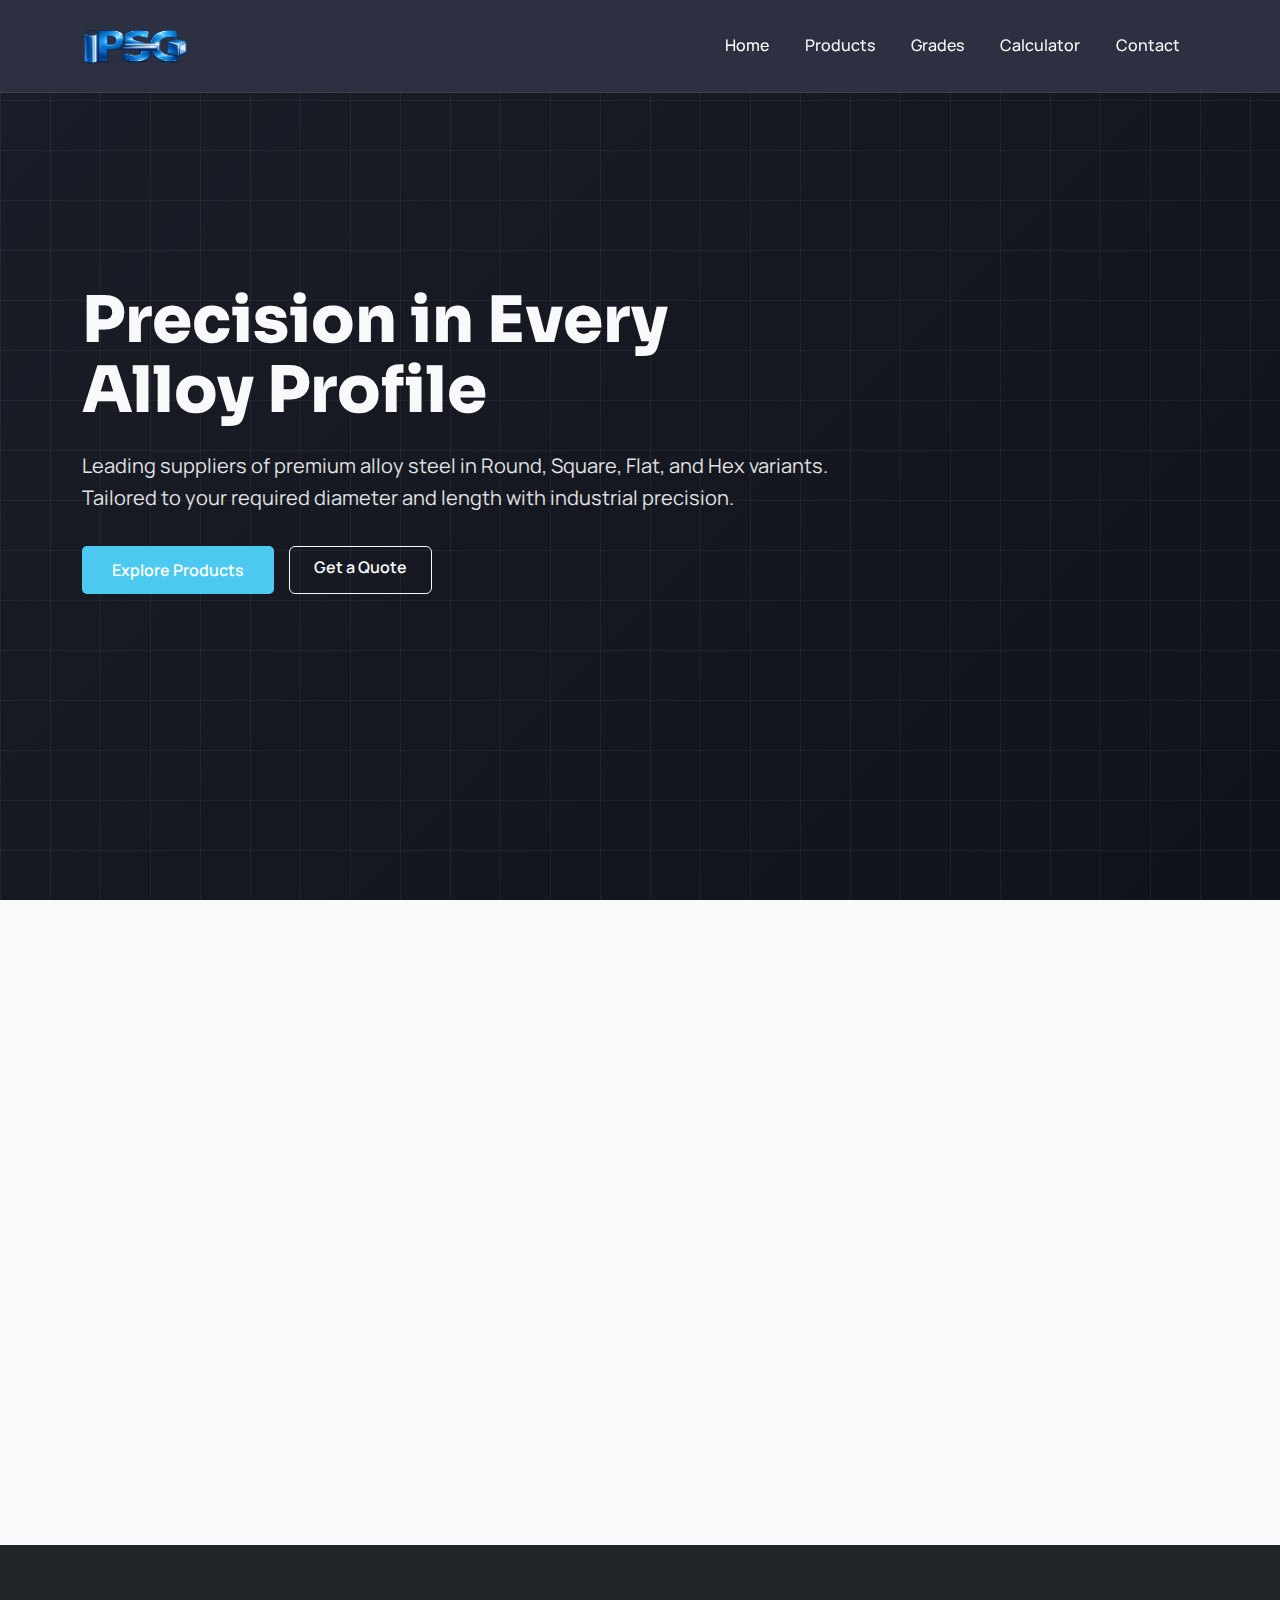
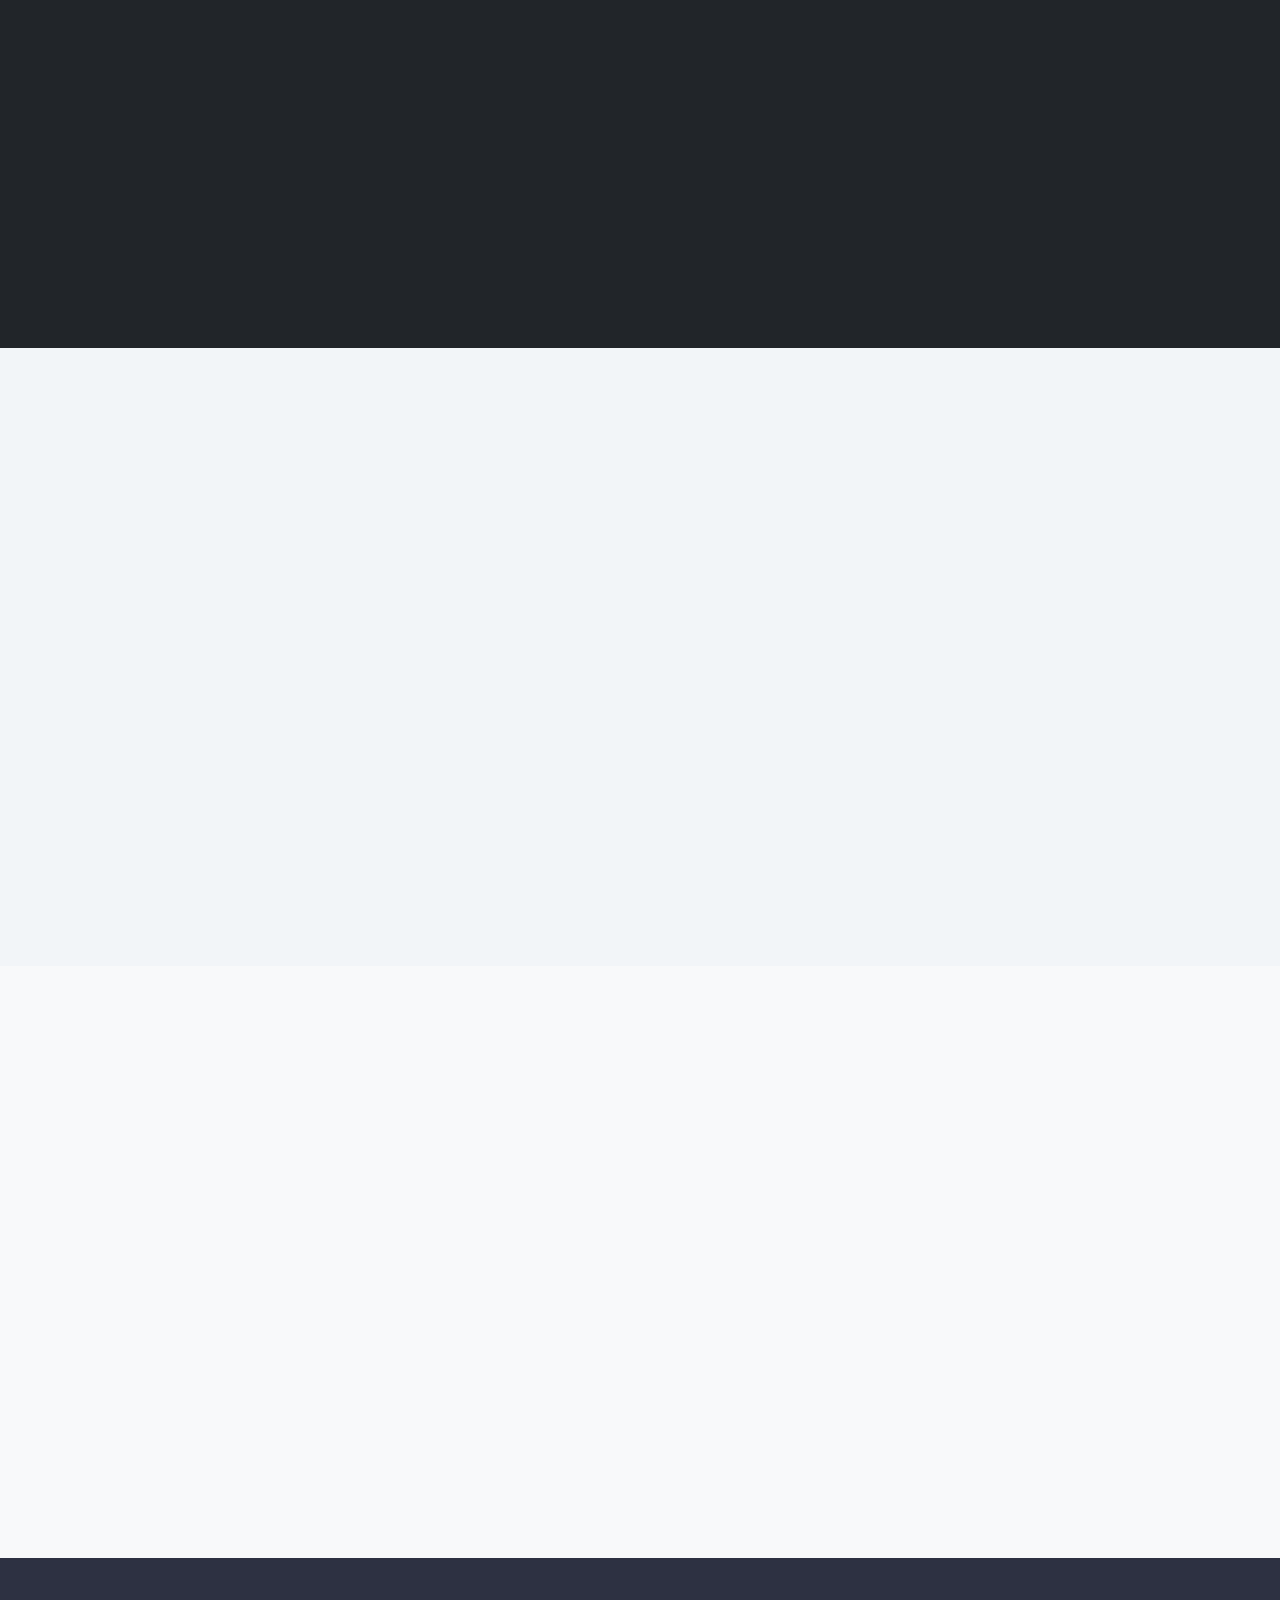
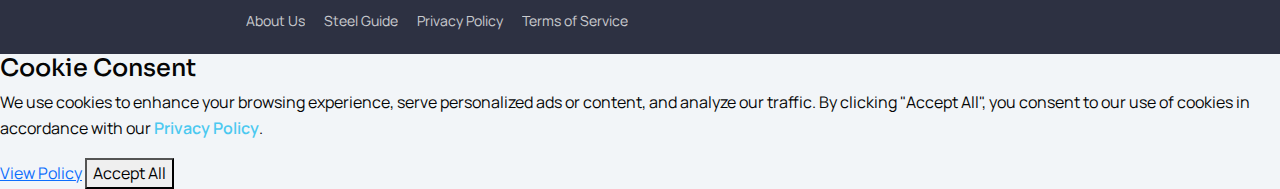
<file: index.html>
<!DOCTYPE html>
<html lang="en">

<head>
    <meta charset="UTF-8">
    <meta name="viewport" content="width=device-width, initial-scale=1.0">
    <title>Praveen Steel Corporation | Alloy Steel Suppliers Faridabad</title>
    <meta name="description" content="Praveen Steel Corporation - Leading suppliers of premium alloy steel products including Round, Square, Flat, and Hex bars in various grades like AISI 4140, EN8, D2, and more.">
    <meta name="keywords" content="alloy steel, steel trading, round bars, square bars, flat bars, hex bars, steel grades, AISI 4140, EN8, D2 steel, Faridabad steel supplier">
    
    <!-- Open Graph / Facebook -->
    <meta property="og:type" content="website">
    <meta property="og:url" content="https://praveensteel.com/">
    <meta property="og:title" content="Praveen Steel Corporation | Premium Alloy Steel Suppliers">
    <meta property="og:description" content="Supplying premium alloy steel in Round, Square, Flat, and Hex variants. Tailored to your precision industrial needs.">
    <meta property="og:image" content="https://praveensteel.com/img/og-image.jpg">

    <!-- Twitter -->
    <meta property="twitter:card" content="summary_large_image">
    <meta property="twitter:url" content="https://praveensteel.com/">
    <meta property="twitter:title" content="Praveen Steel Corporation | Premium Alloy Steel Suppliers">
    <meta property="twitter:description" content="Supplying premium alloy steel in Round, Square, Flat, and Hex variants. Tailored to your precision industrial needs.">
    <meta property="twitter:image" content="https://praveensteel.com/img/og-image.jpg">

    <!-- Structured Data -->
    <script type="application/ld+json">
    {
      "@context": "https://schema.org",
      "@type": "LocalBusiness",
      "name": "Praveen Steel Corporation",
      "image": "https://praveensteel.com/img/logo.png",
      "@id": "https://praveensteel.com/",
      "url": "https://praveensteel.com/",
      "telephone": "+919818700080",
      "address": {
        "@type": "PostalAddress",
        "streetAddress": "1B-225 B.P. NIT",
        "addressLocality": "Faridabad",
        "addressRegion": "Haryana",
        "postalCode": "121001",
        "addressCountry": "IN"
      },
      "geo": {
        "@type": "GeoCoordinates",
        "latitude": 28.3941,
        "longitude": 77.3134
      },
      "openingHoursSpecification": {
        "@type": "OpeningHoursSpecification",
        "dayOfWeek": [
          "Monday",
          "Tuesday",
          "Wednesday",
          "Thursday",
          "Friday",
          "Saturday"
        ],
        "opens": "09:00",
        "closes": "19:00"
      }
    }
    </script>

    <!-- Google AdSense Placeholder -->
    <!-- <script async src="https://pagead2.googlesyndication.com/pagead/js/adsbygoogle.js?client=ca-pub-XXXXXXXXXXXXXXXX" crossorigin="anonymous"></script> -->

    <!-- Bootstrap 5 -->
    <link href="https://cdn.jsdelivr.net/npm/bootstrap@5.3.3/dist/css/bootstrap.min.css" rel="stylesheet">
    <!-- Google Fonts -->
    <link
        href="https://fonts.googleapis.com/css2?family=Manrope:wght@400;500;600;700;800&family=Sora:wght@500;600;700;800&display=swap"
        rel="stylesheet">
    <!-- Font Awesome -->
    <link rel="stylesheet" href="https://cdnjs.cloudflare.com/ajax/libs/font-awesome/6.5.0/css/all.min.css">
    <!-- Custom CSS -->
    <link rel="stylesheet" href="css/style.css">
</head>

<body>
    <div class="scroll-progress" id="scrollProgress"></div>
    <!-- Navbar -->
    <nav class="navbar navbar-expand-lg navbar-dark fixed-top" id="mainNavbar">
        <div class="container">
            <a class="navbar-brand" href="#"><img src="img/logo.png" alt="Praveen Steel Corporation Logo" title="Praveen Steel Corporation" height="50" loading="lazy"></a>
            <button class="navbar-toggler" type="button" data-bs-toggle="collapse" data-bs-target="#navbarNav">
                <span class="navbar-toggler-icon"></span>
            </button>
            <div class="collapse navbar-collapse" id="navbarNav">
                <ul class="navbar-nav ms-auto">
                    <li class="nav-item"><a class="nav-link" href="index.html#home">Home</a></li>
                    <li class="nav-item"><a class="nav-link" href="index.html#products">Products</a></li>
                    <li class="nav-item"><a class="nav-link" href="index.html#grades">Grades</a></li>
                    <li class="nav-item"><a class="nav-link" href="calculator.html">Calculator</a></li>
                    <li class="nav-item"><a class="nav-link" href="index.html#contact">Contact</a></li>
                </ul>
            </div>
        </div>
    </nav>

    <!-- Hero Section -->
    <section id="home" class="hero">
        <div class="container">
            <div class="hero-content animate-up">
                <h1>Precision in Every <br><span>Alloy Profile</span></h1>

                <p>Leading suppliers of premium alloy steel in Round, Square, Flat, and Hex variants. Tailored to your
                    required diameter and length with industrial precision.</p>
                <div class="hero-actions">
                    <a href="#products" class="btn btn-primary-custom">Explore Products</a>
                    <a href="#contact" class="btn btn-outline-light px-4 py-2 fw-semibold">Get a Quote</a>
                </div>
            </div>
        </div>
    </section>

    <!-- Products Section -->
    <section id="products" class="bg-light">
        <div class="container">
            <div class="section-title reveal">
                <h2>Our Steel Profiles</h2>

                <p class="text-muted">High-quality alloy steel in various shapes to fit your engineering needs.</p>
            </div>
            <div class="row g-4">
                <div class="col-md-3">
                    <div class="product-card reveal">
                        <div class="product-icon"><i class="fas fa-circle"></i></div>
                        <h4>Round Bars</h4>
                        <p>High-tensile round bars for precision machining and structural use.</p>
                    </div>
                </div>
                <div class="col-md-3">
                    <div class="product-card reveal">
                        <div class="product-icon"><i class="fas fa-square"></i></div>
                        <h4>Square Bars</h4>
                        <p>Robust square profiles ideal for shafts, axles, and heavy-duty machinery.</p>
                    </div>
                </div>
                <div class="col-md-3">
                    <div class="product-card reveal">
                        <div class="product-icon"><i class="fas fa-minus"></i></div>
                        <h4>Flat Bars</h4>
                        <p>Versatile flat sections for fabrication and industrial components.</p>
                    </div>
                </div>
                <div class="col-md-3">
                    <div class="product-card reveal">
                        <div class="product-icon">
                            <svg width="48" height="48" viewBox="0 0 24 24" fill="currentColor">
                                <path d="M12 2l9.5 5.5v11L12 24l-9.5-5.5v-11L12 2z"/>
                            </svg>
                        </div>
                        <h4>Hex Bars</h4>
                        <p>Precision hexagonal bars for specialized fittings and fasteners.</p>
                    </div>
                </div>
            </div>
        </div>
    </section>

    <!-- Custom Supply Section -->
    <section class="py-5 bg-dark text-white">
        <div class="container">
            <div class="row align-items-center reveal">
                <div class="col-lg-6">
                    <h2 class="fw-bold mb-4">Custom Sizing <span class="text-warning">& Supply</span></h2>
                    <p class="lead opacity-75">We understand that every project has unique requirements. We supply alloy
                        steel exactly as per your requested <strong>diameter</strong> and <strong>length</strong>.</p>
                    <ul class="list-unstyled mt-4">
                        <li class="mb-3"><i class="fas fa-check-circle text-warning me-2"></i> Custom Length Cutting
                        </li>
                        <li class="mb-3"><i class="fas fa-check-circle text-warning me-2"></i> Specific Diameter
                            Matching</li>
                        <li class="mb-3"><i class="fas fa-check-circle text-warning me-2"></i> Quality Certified Grades
                        </li>
                    </ul>
                </div>
                <div class="col-lg-6">
                    <!-- Placeholder color block representing industrial metal -->
                    <div
                        style="height: 300px; background: linear-gradient(45deg, #1e272e, #485460); border-radius: 20px; display: flex; align-items: center; justify-content: center;">
                        <i class="fas fa-ruler-combined fa-5x text-warning opacity-50"></i>
                    </div>
                </div>
            </div>
        </div>
    </section>

    <!-- Grades Section -->
    <section id="grades">
        <div class="container">
            <div class="grades-container reveal">
                <div class="section-title">
                    <h2 class="text-white">Steel Grades We Deal In</h2>
                </div>

                <div class="table-responsive">
                    <table class="table table-custom">
                        <thead>
                            <tr>
                                <th>Grade Category</th>
                                <th>Common Grades</th>
                                <th>Applications</th>
                            </tr>
                        </thead>
                        <tbody>
                            <tr>
                                <td>Alloy Steel</td>
                                <td>AISI 4140, 4340, 8620</td>
                                <td>Gears, Shafts, Structural components</td>
                            </tr>
                            <tr>
    <td>Carbon Steel</td>
    <td>
        <a href="./technicals/en8-steel.html" class="text-warning fw-semibold text-decoration-none">
            EN8
        </a>, EN9, EN24
    </td>
    <td>Automotive, General Engineering</td>
</tr>

                            <tr>
                                <td>Die Steel</td>
                                <td>D2, D3, H13</td>
                                <td>Molds, Dies, Tools</td>
                            </tr>
                        </tbody>
                    </table>
                </div>
            </div>
        </div>
    </section>

    <!-- Contact Section -->
    <section id="contact" class="bg-light">
        <div class="container">
            <div class="col">
                <div class="col-lg-5">
                    <div class="section-title text-start mb-4 reveal">
                        <h2>Get In Touch</h2>
                        <p>Contact us for quotes and stock availability.</p>
                    </div>
                    <div class="info-item reveal">
                        <div class="info-icon"><i class="fas fa-location-dot"></i></div>
                        <div>
                            <h6>Our Address</h6>
                            <p class="mb-0 text-muted">1B-225 B.P. NIT Faridabad, Haryana, India - 121001</p>
                        </div>
                    </div>
                    <div class="info-item reveal">
                        <div class="info-icon"><i class="fas fa-phone"></i></div>
                        <div>
                            <h6>Phone Number</h6>
                            <p class="mb-0 text-muted">+91 9818700080</p>
                        </div>
                    </div>
                    <div class="info-item reveal">
                        <div class="info-icon"><i class="fas fa-envelope"></i></div>
                        <div>
                            <h6>Email Address</h6>
                            <p class="mb-0 text-muted">praveensteel@gmail.com</p>
                        </div>
                    </div>
                </div>
                <div class="col-lg-7">
                    
                    <div class="quick-contact reveal">
                        <a href="tel:+919818700080" class="quick-contact-btn"><i class="fas fa-phone" aria-hidden="true"></i> Call Now</a>
                        <a href="mailto:praveensteel@gmail.com" class="quick-contact-btn"><i class="fas fa-envelope" aria-hidden="true"></i> Email</a>
                        <a href="https://wa.me/919818700080" class="quick-contact-btn" target="_blank" rel="noopener"><i class="fab fa-whatsapp" aria-hidden="true"></i> WhatsApp</a>
                    </div>
                </div>
            </div>
        </div>
    </section>

    <!-- Footer -->
    <footer>
        <div class="container">
            <div class="row align-items-center">
                <div class="col-md-6 text-center text-md-end mt-3 mt-md-0">
                    <a href="about.html" class="text-white opacity-75 me-3 text-decoration-none small">About Us</a>
                    <a href="guides/steel-grades-guide.html" class="text-white opacity-75 me-3 text-decoration-none small">Steel Guide</a>
                    <a href="privacy.html" class="text-white opacity-75 me-3 text-decoration-none small">Privacy Policy</a>
                    <a href="terms.html" class="text-white opacity-75 text-decoration-none small">Terms of Service</a>
                </div>
            </div>
        </div>
    </footer>

    <!-- Bootstrap Bundle -->
    <script src="https://cdn.jsdelivr.net/npm/bootstrap@5.3.3/dist/js/bootstrap.bundle.min.js"></script>
    <button id="backToTop" class="back-to-top" aria-label="Back to top">
        <i class="fas fa-arrow-up"></i>
    </button>
    <script src="js/main.js"></script>
</body>

</html>
</file>
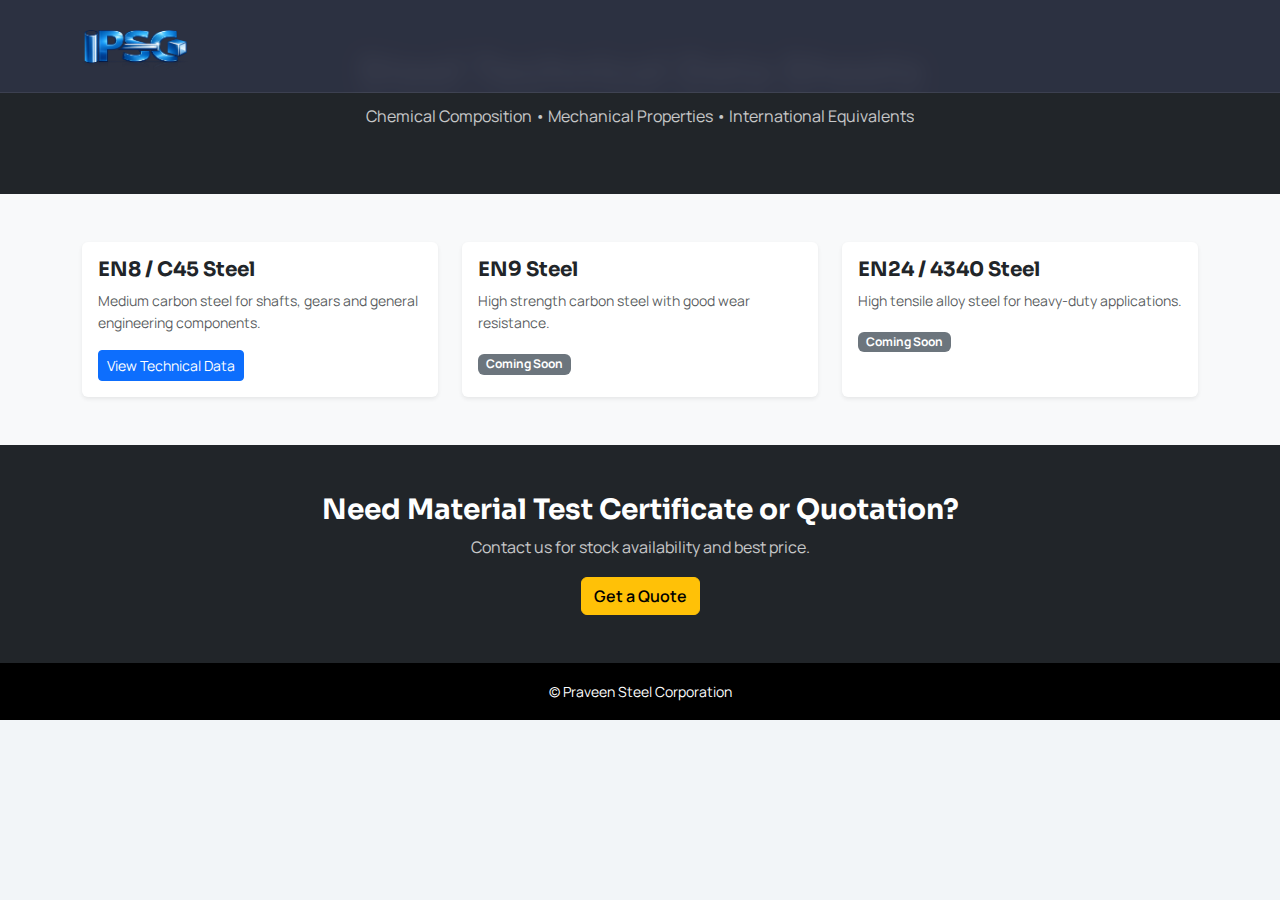
<file: technicals/index.html>
<!DOCTYPE html>
<html lang="en">

<head>
    <meta charset="UTF-8">
    <meta name="viewport" content="width=device-width, initial-scale=1.0">
    <title>Steel Technical Data Sheets | Praveen Steel Corporation</title>
    <meta name="description" content="Chemical composition, mechanical properties and equivalents for alloy steel and carbon steel grades like EN8, EN9, EN24, AISI 4140 and more.">

    <!-- Bootstrap -->
    <link href="https://cdn.jsdelivr.net/npm/bootstrap@5.3.3/dist/css/bootstrap.min.css" rel="stylesheet">
    <!-- Fonts -->
    <link href="https://fonts.googleapis.com/css2?family=Manrope:wght@400;600;700&family=Sora:wght@600;700&display=swap" rel="stylesheet">
    <!-- Font Awesome -->
    <link rel="stylesheet" href="https://cdnjs.cloudflare.com/ajax/libs/font-awesome/6.5.0/css/all.min.css">

    <link rel="stylesheet" href="../css/style.css">
</head>

<body>

<!-- Navbar -->
<nav class="navbar navbar-expand-lg navbar-dark fixed-top">
    <div class="container">
        <a class="navbar-brand" href="../index.html">
            <img src="../img/logo.png" height="50">
        </a>
    </div>
</nav>

<!-- HERO -->
<section class="py-5 bg-dark text-white">
    <div class="container text-center">
        <h1 class="fw-bold">Steel Technical Data Sheets</h1>
        <p class="opacity-75">Chemical Composition • Mechanical Properties • International Equivalents</p>
    </div>
</section>

<!-- TECHNICAL DATA LIST -->
<section class="py-5 bg-light">
    <div class="container">

        <div class="row g-4">

            <!-- EN8 -->
            <div class="col-md-4">
                <div class="card shadow-sm h-100 border-0">
                    <div class="card-body">
                        <h5 class="fw-bold">EN8 / C45 Steel</h5>
                        <p class="text-muted small">
                            Medium carbon steel for shafts, gears and general engineering components.
                        </p>
                        <a href="en8-steel.html" class="btn btn-primary btn-sm">
                            View Technical Data
                        </a>
                    </div>
                </div>
            </div>

            <!-- EN9 -->
            <div class="col-md-4">
                <div class="card shadow-sm h-100 border-0">
                    <div class="card-body">
                        <h5 class="fw-bold">EN9 Steel</h5>
                        <p class="text-muted small">
                            High strength carbon steel with good wear resistance.
                        </p>
                        <span class="badge bg-secondary">Coming Soon</span>
                    </div>
                </div>
            </div>

            <!-- EN24 -->
            <div class="col-md-4">
                <div class="card shadow-sm h-100 border-0">
                    <div class="card-body">
                        <h5 class="fw-bold">EN24 / 4340 Steel</h5>
                        <p class="text-muted small">
                            High tensile alloy steel for heavy-duty applications.
                        </p>
                        <span class="badge bg-secondary">Coming Soon</span>
                    </div>
                </div>
            </div>

        </div>

    </div>
</section>

<!-- CTA -->
<section class="py-5 bg-dark text-white text-center">
    <div class="container">
        <h3 class="fw-bold">Need Material Test Certificate or Quotation?</h3>
        <p class="opacity-75">Contact us for stock availability and best price.</p>
        <a href="../index.html#contact" class="btn btn-warning fw-semibold">
            Get a Quote
        </a>
    </div>
</section>

<!-- FOOTER -->
<footer class="py-3 bg-black text-center text-white">
    <small>© Praveen Steel Corporation</small>
</footer>

<script src="https://cdn.jsdelivr.net/npm/bootstrap@5.3.3/dist/js/bootstrap.bundle.min.js"></script>

</body>
</html>
</file>
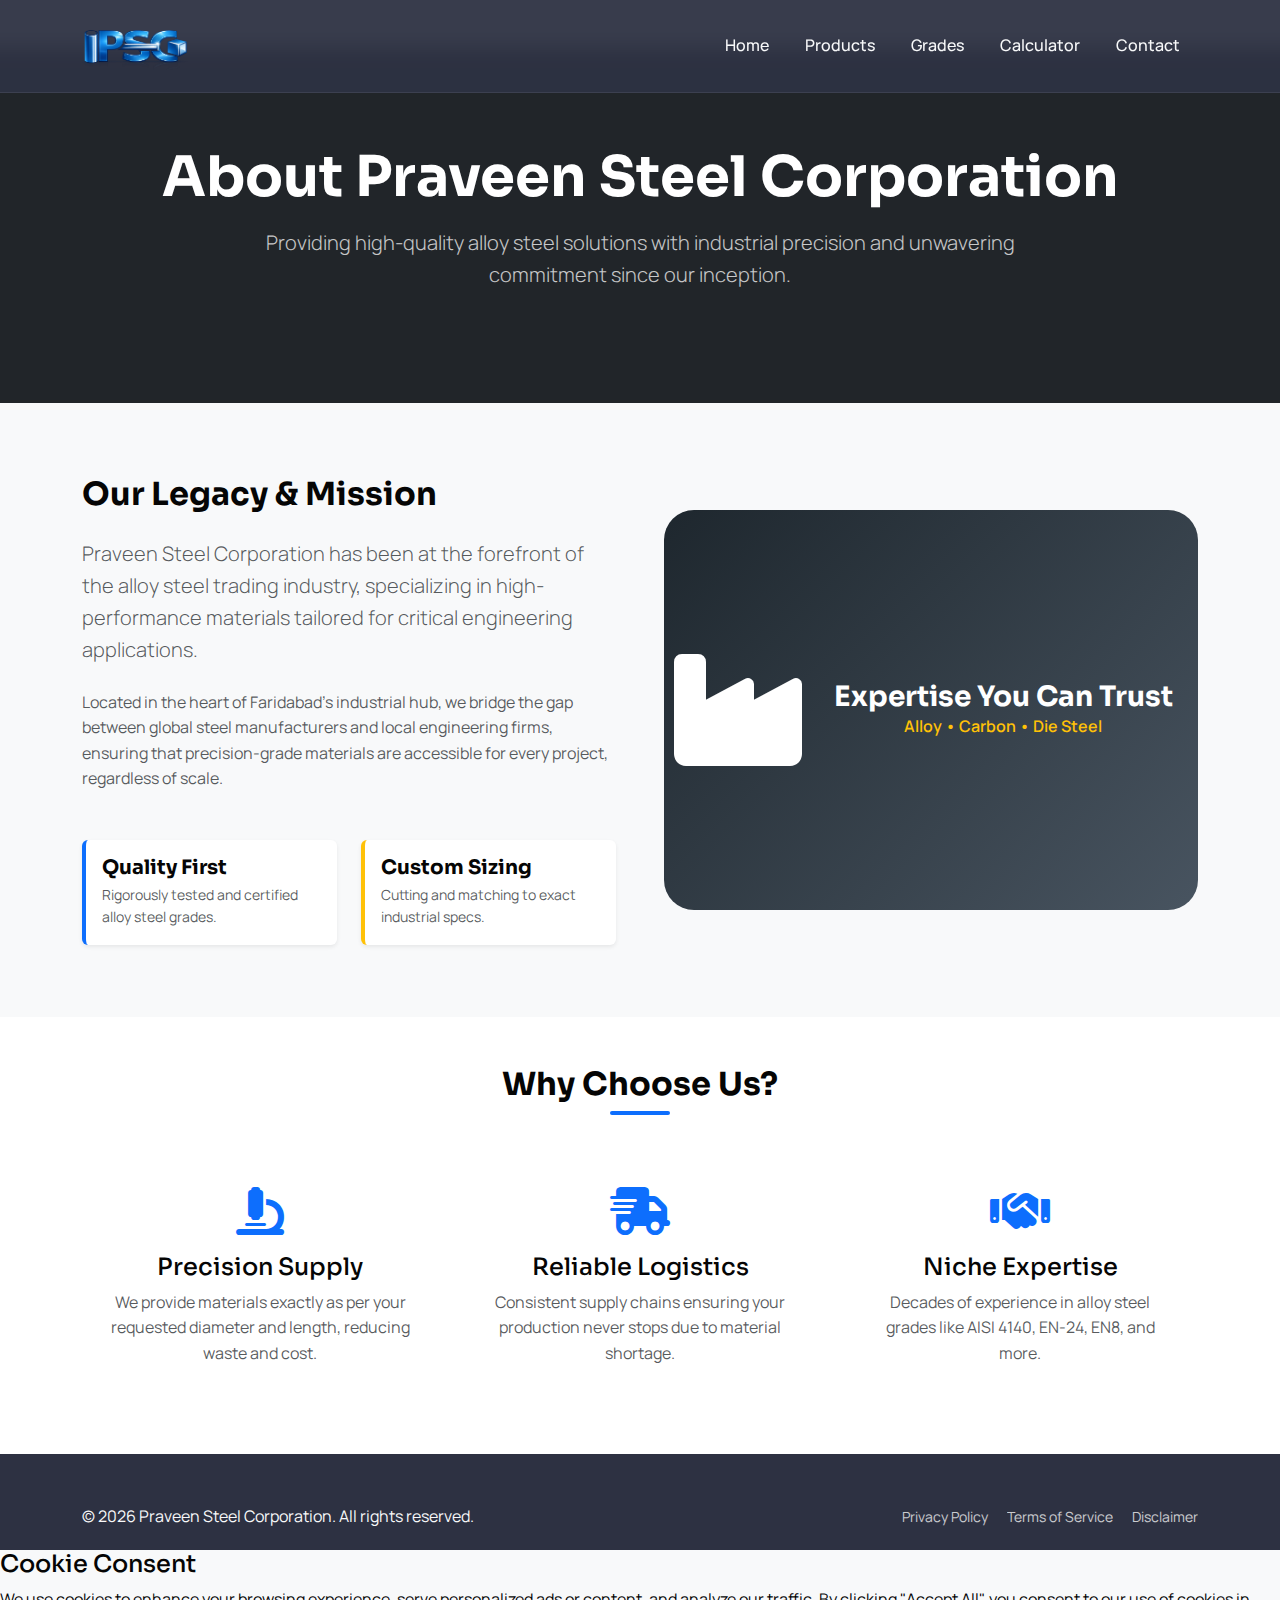
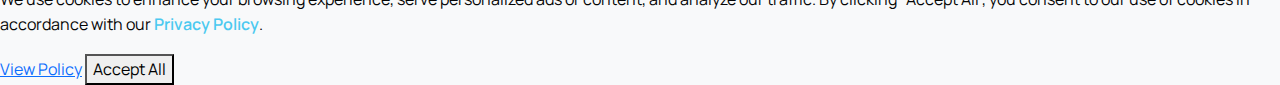
<file: about.html>
<!DOCTYPE html>
<html lang="en">

<head>
    <meta charset="UTF-8">
    <meta name="viewport" content="width=device-width, initial-scale=1.0">
    <link rel="canonical" href="https://praveensteel.com/about.html">
    <link rel="icon" type="image/png" href="img/logo.png">
    <meta name="description"
        content="About Praveen Steel Corporation - Your trusted partner in premium alloy steel trading with decades of expertise.">
    <title>About Us | Praveen Steel Corporation</title>
    <!-- Bootstrap 5 -->
    <link href="https://cdn.jsdelivr.net/npm/bootstrap@5.3.3/dist/css/bootstrap.min.css" rel="stylesheet">
    <!-- Google Fonts -->
    <link
        href="https://fonts.googleapis.com/css2?family=Manrope:wght@400;500;600;700;800&family=Sora:wght@500;600;700;800&display=swap"
        rel="stylesheet">
    <!-- Font Awesome -->
    <link rel="stylesheet" href="https://cdnjs.cloudflare.com/ajax/libs/font-awesome/6.5.0/css/all.min.css">
    <!-- Custom CSS -->
    <link rel="stylesheet" href="css/style.css">
</head>

<body class="bg-light">
    <!-- Navbar -->
    <nav class="navbar navbar-expand-lg navbar-dark fixed-top" id="mainNavbar">
        <div class="container">
            <a class="navbar-brand" href="index.html"><img src="img/logo.png" alt="Praveen Steel Corporation"
                    height="50" loading="lazy"></a>
            <button class="navbar-toggler" type="button" data-bs-toggle="collapse" data-bs-target="#navbarNav">
                <span class="navbar-toggler-icon"></span>
            </button>
            <div class="collapse navbar-collapse" id="navbarNav">
                <ul class="navbar-nav ms-auto">
                    <li class="nav-item"><a class="nav-link" href="index.html#home">Home</a></li>
                    <li class="nav-item"><a class="nav-link" href="index.html#products">Products</a></li>
                    <li class="nav-item"><a class="nav-link" href="index.html#grades">Grades</a></li>
                    <li class="nav-item"><a class="nav-link" href="calculator.html">Calculator</a></li>
                    <li class="nav-item"><a class="nav-link" href="index.html#contact">Contact</a></li>
                </ul>
            </div>
        </div>
    </nav>

    <!-- Header Section -->
    <section class="py-5 mt-5 bg-dark text-white text-center">
        <div class="container py-5">
            <h1 class="display-4 fw-bold mb-3">About Praveen Steel Corporation</h1>
            <p class="lead opacity-75 mx-auto" style="max-width: 800px;">Providing high-quality alloy steel solutions
                with industrial precision and unwavering commitment since our inception.</p>
        </div>
    </section>

    <!-- Content Section -->
    <section class="py-5">
        <div class="container py-4">
            <div class="row g-5 align-items-center">
                <div class="col-lg-6">
                    <h2 class="fw-bold mb-4">Our Legacy & Mission</h2>
                    <p class="text-muted lead mb-4">Praveen Steel Corporation has been at the forefront of the alloy
                        steel trading industry, specializing in high-performance materials tailored for critical
                        engineering applications.</p>
                    <p class="text-muted mb-4">Located in the heart of Faridabad's industrial hub, we bridge the gap
                        between global steel manufacturers and local engineering firms, ensuring that precision-grade
                        materials are accessible for every project, regardless of scale.</p>
                    <div class="row g-4 mt-2">
                        <div class="col-sm-6">
                            <div class="p-3 border-start border-4 border-primary rounded bg-white shadow-sm">
                                <h5 class="fw-bold mb-1">Quality First</h5>
                                <p class="small text-muted mb-0">Rigorously tested and certified alloy steel grades.</p>
                            </div>
                        </div>
                        <div class="col-sm-6">
                            <div class="p-3 border-start border-4 border-warning rounded bg-white shadow-sm">
                                <h5 class="fw-bold mb-1">Custom Sizing</h5>
                                <p class="small text-muted mb-0">Cutting and matching to exact industrial specs.</p>
                            </div>
                        </div>
                    </div>
                </div>
                <div class="col-lg-6">
                    <div
                        style="height: 400px; background: linear-gradient(135deg, #1e272e, #485460); border-radius: 30px; display: flex; align-items: center; justify-content: center; position: relative; overflow: hidden;">
                        <i class="fas fa-industry fa-8x text-white opacity-10"></i>
                        <div class="p-4 text-center">
                            <h3 class="text-white fw-bold mb-0">Expertise You Can Trust</h3>
                            <p class="text-warning mb-0 fw-semibold">Alloy • Carbon • Die Steel</p>
                        </div>
                    </div>
                </div>
            </div>
        </div>
    </section>

    <!-- Values Section -->
    <section class="py-5 bg-white">
        <div class="container">
            <div class="row text-center mb-5">
                <div class="col-12">
                    <h2 class="fw-bold">Why Choose Us?</h2>
                    <div class="mx-auto bg-primary rounded" style="width: 60px; height: 4px;"></div>
                </div>
            </div>
            <div class="row g-4">
                <div class="col-md-4">
                    <div class="p-4 text-center">
                        <div class="mb-3 text-primary"><i class="fas fa-microscope fa-3x"></i></div>
                        <h4>Precision Supply</h4>
                        <p class="text-muted">We provide materials exactly as per your requested diameter and length,
                            reducing waste and cost.</p>
                    </div>
                </div>
                <div class="col-md-4">
                    <div class="p-4 text-center">
                        <div class="mb-3 text-primary"><i class="fas fa-truck-fast fa-3x"></i></div>
                        <h4>Reliable Logistics</h4>
                        <p class="text-muted">Consistent supply chains ensuring your production never stops due to
                            material shortage.</p>
                    </div>
                </div>
                <div class="col-md-4">
                    <div class="p-4 text-center">
                        <div class="mb-3 text-primary"><i class="fas fa-handshake fa-3x"></i></div>
                        <h4>Niche Expertise</h4>
                        <p class="text-muted">Decades of experience in alloy steel grades like AISI 4140, EN-24, EN8,
                            and more.</p>
                    </div>
                </div>
            </div>
        </div>
    </section>

    <!-- Footer -->
    <footer>
        <div class="container">
            <div class="row align-items-center">
                <div class="col-md-6 text-center text-md-start">
                    <p class="mb-0">&copy; 2026 Praveen Steel Corporation. All rights reserved.</p>
                </div>
                <div class="col-md-6 text-center text-md-end mt-3 mt-md-0">
                    <a href="privacy.html" class="text-white opacity-75 me-3 text-decoration-none small">Privacy
                        Policy</a>
                    <a href="terms.html" class="text-white opacity-75 me-3 text-decoration-none small">Terms of
                        Service</a>
                    <a href="disclaimer.html" class="text-white opacity-75 text-decoration-none small">Disclaimer</a>
                </div>
            </div>
        </div>
    </footer>

    <!-- Bootstrap Bundle -->
    <script src="https://cdn.jsdelivr.net/npm/bootstrap@5.3.3/dist/js/bootstrap.bundle.min.js"></script>
    <button id="backToTop" class="back-to-top" aria-label="Back to top">
        <i class="fas fa-arrow-up"></i>
    </button>
    <script src="js/main.js"></script>
</body>

</html>
</file>
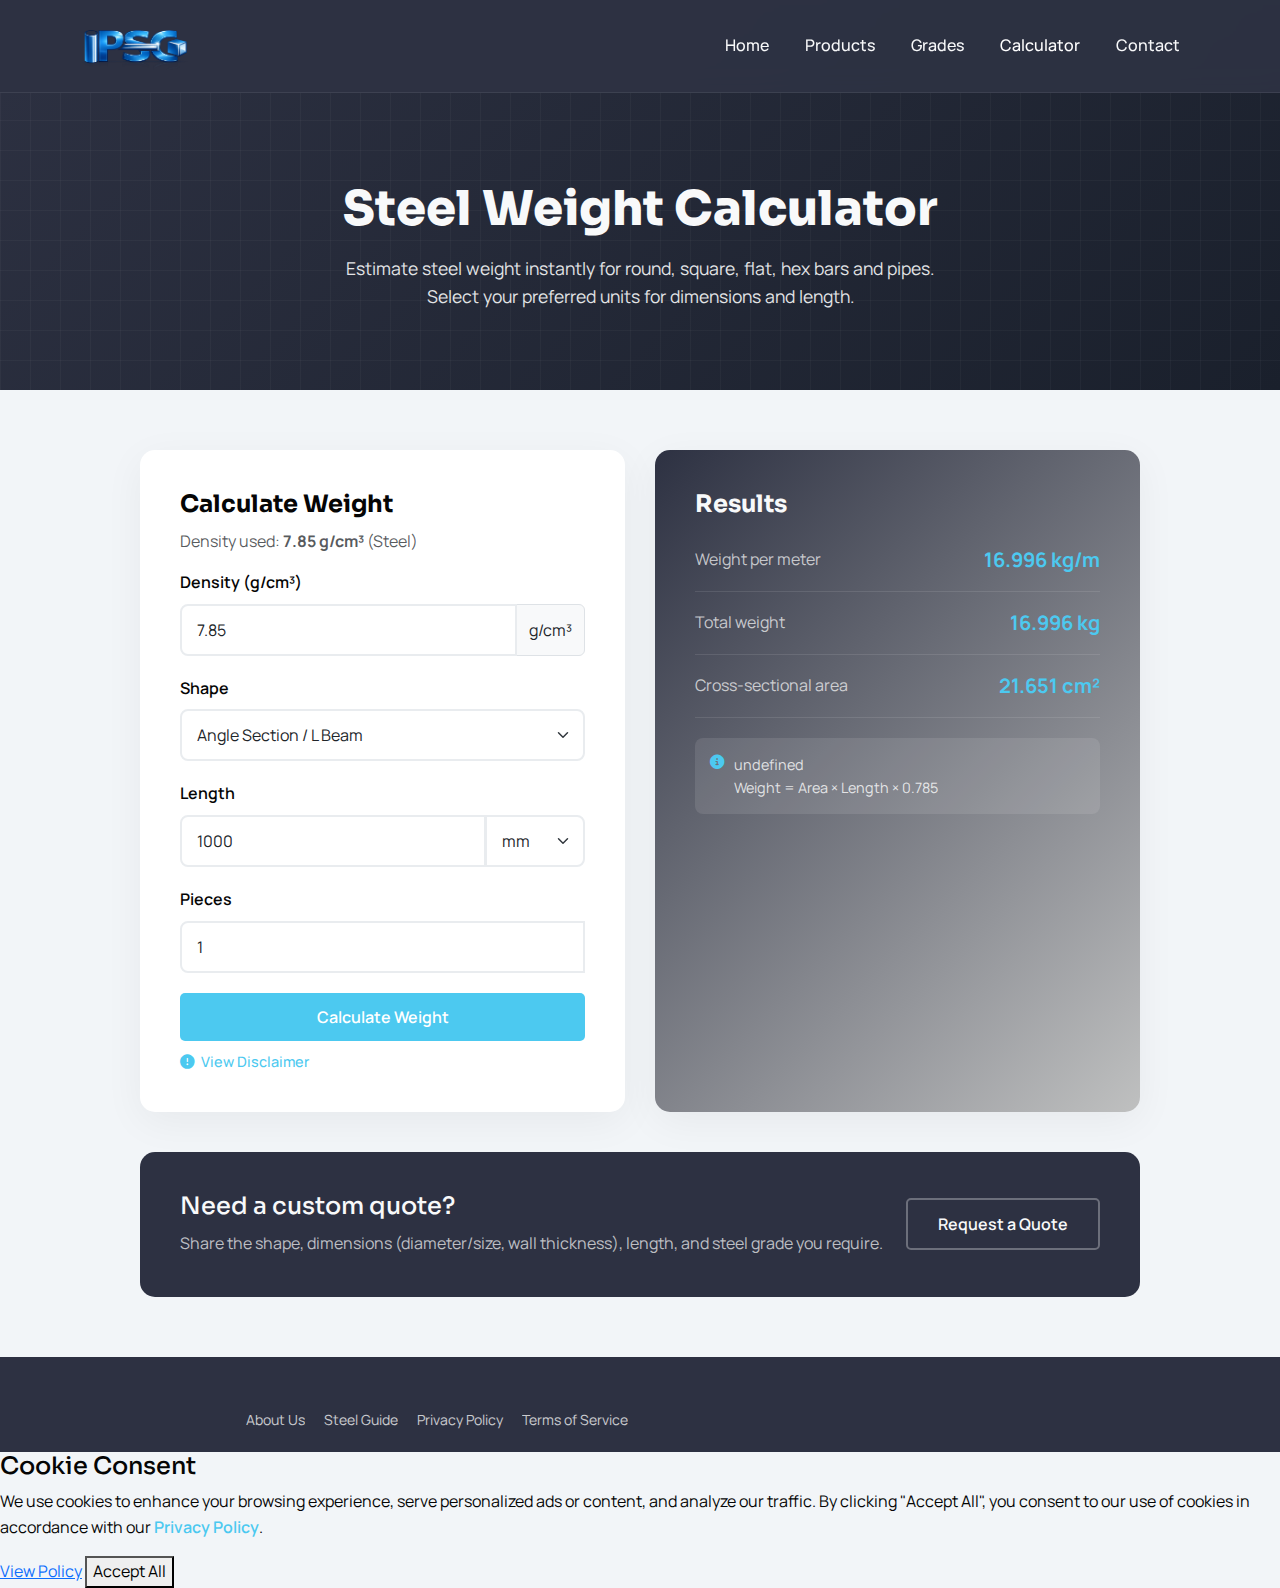
<file: calculator.html>
<!DOCTYPE html>
<html lang="en">

<head>
    <meta charset="UTF-8">
    <meta name="viewport" content="width=device-width, initial-scale=1.0">
    <title>Steel Weight Calculator | Alloy Steel Online Tool | Praveen Steel Corporation</title>
    <meta name="description"
        content="Steel Weight Calculator by Praveen Steel Corporation. Quickly calculate the weight of alloy steel bars, pipes, and sections with precision and customized units.">

    <!-- Open Graph / Facebook -->
    <meta property="og:type" content="website">
    <meta property="og:url" content="https://praveensteel.com/calculator.html">
    <meta property="og:title" content="Steel Weight Calculator | Online Steel Weight Tool">
    <meta property="og:description"
        content="Estimate steel weight instantly for round, square, flat, hex bars and pipes. Precision industrial calculator.">
    <meta property="og:image" content="https://praveensteel.com/img/og-image-calculator.jpg">

    <!-- Twitter -->
    <meta property="twitter:card" content="summary_large_image">
    <meta property="twitter:url" content="https://praveensteel.com/calculator.html">
    <meta property="twitter:title" content="Steel Weight Calculator | Online Steel Weight Tool">
    <meta property="twitter:description"
        content="Estimate steel weight instantly for round, square, flat, hex bars and pipes. Precision industrial calculator.">
    <meta property="twitter:image" content="https://praveensteel.com/img/og-image-calculator.jpg">

    <!-- Structured Data -->
    <script type="application/ld+json">
    {
      "@context": "https://schema.org",
      "@type": "SoftwareApplication",
      "name": "Steel Weight Calculator",
      "operatingSystem": "Web",
      "applicationCategory": "IndustrialTool",
      "offers": {
        "@type": "Offer",
        "price": "0",
        "priceCurrency": "INR"
      },
      "author": {
        "@type": "Organization",
        "name": "Praveen Steel Corporation"
      },
      "description": "Calculate weight for various steel shapes including Round, Square, Flat, and Hex bars."
    }
    </script>

    <!-- Google AdSense Placeholder -->
    <!-- <script async src="https://pagead2.googlesyndication.com/pagead/js/adsbygoogle.js?client=ca-pub-XXXXXXXXXXXXXXXX" crossorigin="anonymous"></script> -->

    <!-- Bootstrap 5 -->
    <link href="https://cdn.jsdelivr.net/npm/bootstrap@5.3.3/dist/css/bootstrap.min.css" rel="stylesheet">
    <!-- Google Fonts -->
    <link
        href="https://fonts.googleapis.com/css2?family=Manrope:wght@400;500;600;700;800&family=Sora:wght@500;600;700;800&display=swap"
        rel="stylesheet">
    <!-- Font Awesome -->
    <link rel="stylesheet" href="https://cdnjs.cloudflare.com/ajax/libs/font-awesome/6.5.0/css/all.min.css">
    <!-- Custom CSS -->
    <link rel="stylesheet" href="css/style.css">
</head>

<body class="calculator-page">
    <div class="scroll-progress" id="scrollProgress"></div>
    <!-- Navbar -->
    <nav class="navbar navbar-expand-lg navbar-dark fixed-top" id="mainNavbar">
        <div class="container">
            <a class="navbar-brand" href="index.html"><img src="img/logo.png" alt="Praveen Steel Corporation Logo"
                    title="Praveen Steel Corporation Home" height="50" loading="lazy"></a>
            <button class="navbar-toggler" type="button" data-bs-toggle="collapse" data-bs-target="#navbarNav">
                <span class="navbar-toggler-icon"></span>
            </button>
            <div class="collapse navbar-collapse" id="navbarNav">
                <ul class="navbar-nav ms-auto">
                    <li class="nav-item"><a class="nav-link" href="index.html#home">Home</a></li>
                    <li class="nav-item"><a class="nav-link" href="index.html#products">Products</a></li>
                    <li class="nav-item"><a class="nav-link" href="index.html#grades">Grades</a></li>
                    <li class="nav-item"><a class="nav-link active" href="calculator.html">Calculator</a></li>
                    <li class="nav-item"><a class="nav-link" href="index.html#contact">Contact</a></li>
                </ul>
            </div>
        </div>
    </nav>

    <!-- Calculator Hero -->
    <section class="calculator-hero">
        <div class="container">
            <div class="calculator-hero-content">
                <h1>Steel Weight Calculator</h1>
                <p>Estimate steel weight instantly for round, square, flat, hex bars and pipes. Select your preferred
                    units for dimensions and length.</p>
            </div>
        </div>
    </section>

    <!-- Calculator Section -->
    <section class="calculator-section">
        <div class="container">
            <div class="calculator-grid">
                <div class="calculator-card">
                    <h2>Calculate Weight</h2>
                    <p class="text-muted">Density used: <strong>7.85 g/cm³</strong> (Steel)</p>
                    <form id="weightCalculator" class="calculator-form">
                        <div class="form-group">
                            <label for="density">Density (g/cm³)</label>
                            <div class="input-group">
                                <input type="number" class="form-control" id="density" min="0.1" step="0.01"
                                    value="7.85" required>
                                <span class="input-group-text">g/cm³</span>
                            </div>
                        </div>
                        <div class="form-group">
                            <label for="shape">Shape</label>
                            <select id="shape" class="form-select" required>
                                <option value="angle">Angle Section / L Beam</option>
                                <option value="cSection">C Section / C Channel</option>
                                <option value="flat">Flat Bar</option>
                                <option value="flatHollow">Flat Hollow Bar</option>
                                <option value="hex">Hex Bar</option>
                                <option value="iSection">I Section / I Beam</option>
                                <option value="pipe">Pipe / Hollow Round</option>
                                <option value="round">Round Bar</option>
                                <option value="square">Square Bar</option>
                                <option value="squarePipe">Square Pipe / Hollow</option>
                            </select>
                        </div>
                        <div class="form-group" id="diameterGroup">
                            <label for="diameter">Diameter</label>
                            <div class="input-group">
                                <input type="number" class="form-control" id="diameter" min="1" step="0.01" value="50"
                                    required>
                                <select class="form-select" id="diameterUnit" style="max-width: 100px;">
                                    <option value="mm" selected>mm</option>
                                    <option value="cm">cm</option>
                                    <option value="inch">inch</option>
                                </select>
                            </div>
                        </div>
                        <div class="form-group d-none" id="pipeDiameterGroup">
                            <label for="pipeOuterDiameter">Outer Diameter</label>
                            <div class="input-group">
                                <input type="number" class="form-control" id="pipeOuterDiameter" min="1" step="0.01"
                                    value="60">
                                <select class="form-select" id="pipeOuterDiameterUnit" style="max-width: 100px;">
                                    <option value="mm" selected>mm</option>
                                    <option value="cm">cm</option>
                                    <option value="inch">inch</option>
                                </select>
                            </div>
                        </div>
                        <div class="form-group d-none" id="pipeThicknessGroup">
                            <label for="pipeThickness">Wall Thickness</label>
                            <div class="input-group">
                                <input type="number" class="form-control" id="pipeThickness" min="0.1" step="0.01"
                                    value="5">
                                <select class="form-select" id="pipeThicknessUnit" style="max-width: 100px;">
                                    <option value="mm" selected>mm</option>
                                    <option value="cm">cm</option>
                                    <option value="inch">inch</option>
                                </select>
                            </div>
                        </div>
                        <div class="form-group d-none" id="squarePipeGroup">
                            <label for="squarePipeOuter">Outer Side</label>
                            <div class="input-group">
                                <input type="number" class="form-control" id="squarePipeOuter" min="1" step="0.01"
                                    value="60">
                                <select class="form-select" id="squarePipeOuterUnit" style="max-width: 100px;">
                                    <option value="mm" selected>mm</option>
                                    <option value="cm">cm</option>
                                    <option value="inch">inch</option>
                                </select>
                            </div>
                        </div>
                        <div class="form-group d-none" id="squarePipeThicknessGroup">
                            <label for="squarePipeThickness">Wall Thickness</label>
                            <div class="input-group">
                                <input type="number" class="form-control" id="squarePipeThickness" min="0.1" step="0.01"
                                    value="5">
                                <select class="form-select" id="squarePipeThicknessUnit" style="max-width: 100px;">
                                    <option value="mm" selected>mm</option>
                                    <option value="cm">cm</option>
                                    <option value="inch">inch</option>
                                </select>
                            </div>
                        </div>
                        <div class="form-group d-none" id="squareGroup">
                            <label for="squareSize">Side</label>
                            <div class="input-group">
                                <input type="number" class="form-control" id="squareSize" min="1" step="0.01"
                                    value="50">
                                <select class="form-select" id="squareUnit" style="max-width: 100px;">
                                    <option value="mm" selected>mm</option>
                                    <option value="cm">cm</option>
                                    <option value="inch">inch</option>
                                </select>
                            </div>
                        </div>
                        <div class="form-group d-none" id="flatGroup">
                            <label for="flatWidth">Width</label>
                            <div class="input-group mb-2">
                                <input type="number" class="form-control" id="flatWidth" min="1" step="0.01" value="50">
                                <select class="form-select" id="flatWidthUnit" style="max-width: 100px;">
                                    <option value="mm" selected>mm</option>
                                    <option value="cm">cm</option>
                                    <option value="inch">inch</option>
                                </select>
                            </div>
                            <label for="flatThickness">Thickness</label>
                            <div class="input-group">
                                <input type="number" class="form-control" id="flatThickness" min="1" step="0.01"
                                    value="10">
                                <select class="form-select" id="flatThicknessUnit" style="max-width: 100px;">
                                    <option value="mm" selected>mm</option>
                                    <option value="cm">cm</option>
                                    <option value="inch">inch</option>
                                </select>
                            </div>
                        </div>
                        <div class="form-group d-none" id="flatHollowGroup">
                            <label for="flatHollowOuterWidth">Outer Width (W)</label>
                            <div class="input-group mb-2">
                                <input type="number" class="form-control" id="flatHollowOuterWidth" min="1" step="0.01"
                                    value="100">
                                <select class="form-select" id="flatHollowOuterWidthUnit" style="max-width: 100px;">
                                    <option value="mm" selected>mm</option>
                                    <option value="cm">cm</option>
                                    <option value="inch">inch</option>
                                </select>
                            </div>
                            <label for="flatHollowOuterHeight">Outer Height (H)</label>
                            <div class="input-group mb-2">
                                <input type="number" class="form-control" id="flatHollowOuterHeight" min="1" step="0.01"
                                    value="50">
                                <select class="form-select" id="flatHollowOuterHeightUnit" style="max-width: 100px;">
                                    <option value="mm" selected>mm</option>
                                    <option value="cm">cm</option>
                                    <option value="inch">inch</option>
                                </select>
                            </div>
                            <label for="flatHollowThickness">Wall Thickness (t)</label>
                            <div class="input-group">
                                <input type="number" class="form-control" id="flatHollowThickness" min="0.1" step="0.01"
                                    value="5">
                                <select class="form-select" id="flatHollowThicknessUnit" style="max-width: 100px;">
                                    <option value="mm" selected>mm</option>
                                    <option value="cm">cm</option>
                                    <option value="inch">inch</option>
                                </select>
                            </div>
                        </div>
                        <div class="form-group d-none" id="hexGroup">
                            <label for="hexAcrossFlats">Across Flats</label>
                            <div class="input-group">
                                <input type="number" class="form-control" id="hexAcrossFlats" min="1" step="0.01"
                                    value="50">
                                <select class="form-select" id="hexUnit" style="max-width: 100px;">
                                    <option value="mm" selected>mm</option>
                                    <option value="cm">cm</option>
                                    <option value="inch">inch</option>
                                </select>
                            </div>
                        </div>
                        <div class="form-group d-none" id="cSectionGroup">
                            <label for="cSectionHeight">Web Height (H)</label>
                            <div class="input-group mb-2">
                                <input type="number" class="form-control" id="cSectionHeight" min="1" step="0.01"
                                    value="100">
                                <select class="form-select" id="cSectionHeightUnit" style="max-width: 100px;">
                                    <option value="mm" selected>mm</option>
                                    <option value="cm">cm</option>
                                    <option value="inch">inch</option>
                                </select>
                            </div>
                            <label for="cSectionFlangeWidth">Flange Width (B)</label>
                            <div class="input-group mb-2">
                                <input type="number" class="form-control" id="cSectionFlangeWidth" min="1" step="0.01"
                                    value="50">
                                <select class="form-select" id="cSectionFlangeWidthUnit" style="max-width: 100px;">
                                    <option value="mm" selected>mm</option>
                                    <option value="cm">cm</option>
                                    <option value="inch">inch</option>
                                </select>
                            </div>
                            <label for="cSectionWebThickness">Web Thickness (tw)</label>
                            <div class="input-group mb-2">
                                <input type="number" class="form-control" id="cSectionWebThickness" min="0.1"
                                    step="0.01" value="5">
                                <select class="form-select" id="cSectionWebThicknessUnit" style="max-width: 100px;">
                                    <option value="mm" selected>mm</option>
                                    <option value="cm">cm</option>
                                    <option value="inch">inch</option>
                                </select>
                            </div>
                            <label for="cSectionFlangeThickness">Flange Thickness (tf)</label>
                            <div class="input-group">
                                <input type="number" class="form-control" id="cSectionFlangeThickness" min="0.1"
                                    step="0.01" value="8">
                                <select class="form-select" id="cSectionFlangeThicknessUnit" style="max-width: 100px;">
                                    <option value="mm" selected>mm</option>
                                    <option value="cm">cm</option>
                                    <option value="inch">inch</option>
                                </select>
                            </div>
                        </div>
                        <div class="form-group d-none" id="iSectionGroup">
                            <label for="iSectionHeight">Web Height (H)</label>
                            <div class="input-group mb-2">
                                <input type="number" class="form-control" id="iSectionHeight" min="1" step="0.01"
                                    value="200">
                                <select class="form-select" id="iSectionHeightUnit" style="max-width: 100px;">
                                    <option value="mm" selected>mm</option>
                                    <option value="cm">cm</option>
                                    <option value="inch">inch</option>
                                </select>
                            </div>
                            <label for="iSectionFlangeWidth">Flange Width (B)</label>
                            <div class="input-group mb-2">
                                <input type="number" class="form-control" id="iSectionFlangeWidth" min="1" step="0.01"
                                    value="100">
                                <select class="form-select" id="iSectionFlangeWidthUnit" style="max-width: 100px;">
                                    <option value="mm" selected>mm</option>
                                    <option value="cm">cm</option>
                                    <option value="inch">inch</option>
                                </select>
                            </div>
                            <label for="iSectionWebThickness">Web Thickness (tw)</label>
                            <div class="input-group mb-2">
                                <input type="number" class="form-control" id="iSectionWebThickness" min="0.1"
                                    step="0.01" value="8">
                                <select class="form-select" id="iSectionWebThicknessUnit" style="max-width: 100px;">
                                    <option value="mm" selected>mm</option>
                                    <option value="cm">cm</option>
                                    <option value="inch">inch</option>
                                </select>
                            </div>
                            <label for="iSectionFlangeThickness">Flange Thickness (tf)</label>
                            <div class="input-group">
                                <input type="number" class="form-control" id="iSectionFlangeThickness" min="0.1"
                                    step="0.01" value="12">
                                <select class="form-select" id="iSectionFlangeThicknessUnit" style="max-width: 100px;">
                                    <option value="mm" selected>mm</option>
                                    <option value="cm">cm</option>
                                    <option value="inch">inch</option>
                                </select>
                            </div>
                        </div>
                        <div class="form-group d-none" id="angleGroup">
                            <label for="angleLongLeg">Long Leg (A)</label>
                            <div class="input-group mb-2">
                                <input type="number" class="form-control" id="angleLongLeg" min="1" step="0.01"
                                    value="75">
                                <select class="form-select" id="angleLongLegUnit" style="max-width: 100px;">
                                    <option value="mm" selected>mm</option>
                                    <option value="cm">cm</option>
                                    <option value="inch">inch</option>
                                </select>
                            </div>
                            <label for="angleShortLeg">Short Leg (B)</label>
                            <div class="input-group mb-2">
                                <input type="number" class="form-control" id="angleShortLeg" min="1" step="0.01"
                                    value="50">
                                <select class="form-select" id="angleShortLegUnit" style="max-width: 100px;">
                                    <option value="mm" selected>mm</option>
                                    <option value="cm">cm</option>
                                    <option value="inch">inch</option>
                                </select>
                            </div>
                            <label for="angleThickness">Thickness (t)</label>
                            <div class="input-group">
                                <input type="number" class="form-control" id="angleThickness" min="0.1" step="0.01"
                                    value="8">
                                <select class="form-select" id="angleThicknessUnit" style="max-width: 100px;">
                                    <option value="mm" selected>mm</option>
                                    <option value="cm">cm</option>
                                    <option value="inch">inch</option>
                                </select>
                            </div>
                        </div>
                        <div class="form-group">
                            <label for="length">Length</label>
                            <div class="input-group">
                                <input type="number" class="form-control" id="length" min="0.1" step="0.01" value="1000"
                                    required>
                                <select class="form-select" id="lengthUnit" style="max-width: 100px;">
                                    <option value="mm" selected>mm</option>
                                    <option value="cm">cm</option>
                                    <option value="m">m</option>
                                    <option value="inch">inch</option>
                                    <option value="ft">ft</option>
                                </select>
                            </div>
                        </div>
                        <div class="form-group">
                            <label for="pieces">Pieces</label>
                            <div class="input-group">
                                <input type="number" class="form-control" id="pieces" min="1" step="1" value="1"
                                    required>
                            </div>
                        </div>
                        <button type="submit" class="btn btn-primary-custom w-100">Calculate Weight</button>
                    </form>
                    <button type="button" class="btn btn-link-disclaimer" data-bs-toggle="modal"
                        data-bs-target="#disclaimerModal">
                        <i class="fas fa-exclamation-circle me-1"></i> View Disclaimer
                    </button>
                </div>
                <div class="calculator-card result-card">
                    <h2>Results</h2>
                    <div class="result-item">
                        <span>Weight per meter</span>
                        <strong id="weightPerMeter">0.000 kg/m</strong>
                    </div>
                    <div class="result-item">
                        <span>Total weight</span>
                        <strong id="totalWeight">0.000 kg</strong>
                    </div>
                    <div class="result-item">
                        <span>Cross-sectional area</span>
                        <strong id="area">0.000 cm²</strong>
                    </div>
                    <div class="result-note">
                        <i class="fas fa-info-circle" aria-hidden="true"></i>
                        <span id="formulaText">Formula: Weight (kg) = Area (cm²) × Length (m) × 0.785</span>
                    </div>
                    <div id="errorMessage" class="alert alert-danger d-none mt-3" role="alert">
                        <i class="fas fa-exclamation-triangle me-2" aria-hidden="true"></i>
                        <span id="errorText">Wall thickness cannot exceed 50% of the outer dimension!</span>
                    </div>
                </div>
            </div>
            <div class="calculator-help">
                <div>
                    <h3>Need a custom quote?</h3>
                    <p>Share the shape, dimensions (diameter/size, wall thickness), length, and steel grade you require.
                    </p>
                </div>
                <a href="index.html#contact" class="btn btn-outline-light">Request a Quote</a>
            </div>
        </div>
    </section>

    <!-- Footer -->
    <footer>
        <div class="container">
            <div class="row align-items-center">
                <div class="col-md-6 text-center text-md-end mt-3 mt-md-0">
                    <a href="about.html" class="text-white opacity-75 me-3 text-decoration-none small">About Us</a>
                    <a href="guides/steel-grades-guide.html"
                        class="text-white opacity-75 me-3 text-decoration-none small">Steel Guide</a>
                    <a href="privacy.html" class="text-white opacity-75 me-3 text-decoration-none small">Privacy
                        Policy</a>
                    <a href="terms.html" class="text-white opacity-75 text-decoration-none small">Terms of Service</a>
                </div>
            </div>
        </div>
    </footer>

    <!-- Disclaimer Modal -->
    <div class="modal fade" id="disclaimerModal" tabindex="-1" aria-labelledby="disclaimerModalLabel"
        aria-hidden="true">
        <div class="modal-dialog modal-dialog-centered modal-lg">
            <div class="modal-content">
                <div class="modal-header">
                    <h5 class="modal-title" id="disclaimerModalLabel">
                        <i class="fas fa-exclamation-triangle text-warning me-2"></i>Disclaimer
                    </h5>
                    <button type="button" class="btn-close" data-bs-dismiss="modal" aria-label="Close"></button>
                </div>
                <div class="modal-body">
                    <p>The steel weight calculator provided in this app is intended for estimation and general
                        informational purposes only. While every effort has been made to ensure the accuracy of the
                        formulas and calculations, the results may vary due to material grade, manufacturing tolerances,
                        and input errors. This tool does not replace professional engineering judgment, detailed design
                        calculations, or applicable industry standards. Users are solely responsible for verifying the
                        outputs and their suitability for specific projects. The developers of this app assume no
                        liability for any loss, damage, or consequences arising from the use of the calculated results.
                        Always consult a qualified engineer or relevant technical standards before finalizing decisions.
                    </p>
                </div>
                <div class="modal-footer">
                    <button type="button" class="btn btn-primary-custom" data-bs-dismiss="modal">I Understand</button>
                </div>
            </div>
        </div>
    </div>

    <!-- Bootstrap Bundle -->
    <script src="https://cdn.jsdelivr.net/npm/bootstrap@5.3.3/dist/js/bootstrap.bundle.min.js"></script>
    <button id="backToTop" class="back-to-top" aria-label="Back to top">
        <i class="fas fa-arrow-up"></i>
    </button>
    <script src="js/main.js"></script>
    <script src="js/calculator.js"></script>
</body>

</html>
</file>
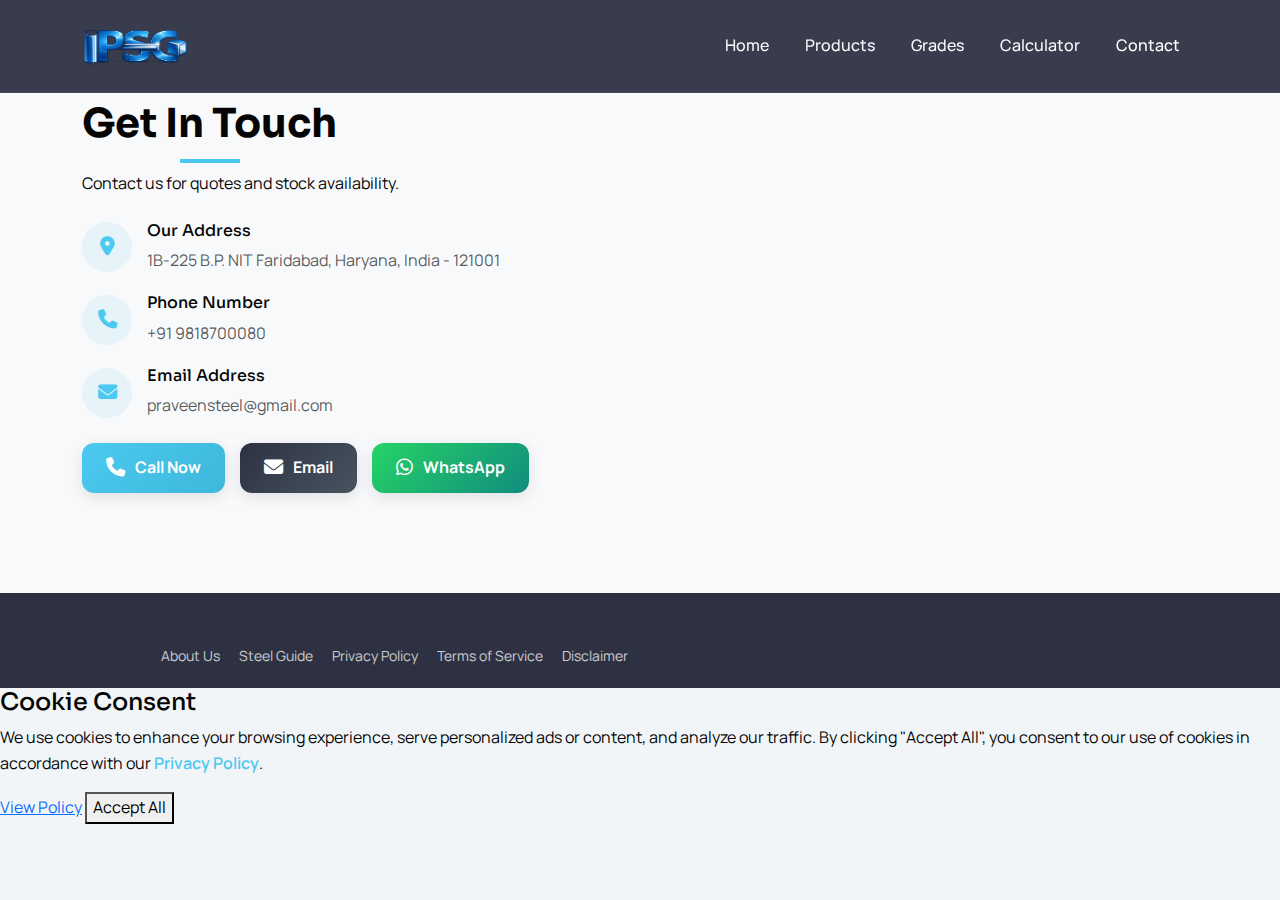
<file: contact.html>
<!DOCTYPE html>
<html lang="en">
<head>
    <meta charset="UTF-8">
    <meta name="viewport" content="width=device-width, initial-scale=1.0">
    <link rel="canonical" href="https://praveensteel.com/contact.html">
    <link rel="icon" type="image/png" href="img/logo.png">
    <title>Contact Us | Praveen Steel Corporation</title>
    <meta name="description" content="Contact Praveen Steel Corporation for quotes, stock availability, and custom steel solutions.">
    <link href="https://cdn.jsdelivr.net/npm/bootstrap@5.3.3/dist/css/bootstrap.min.css" rel="stylesheet">
    <link href="https://fonts.googleapis.com/css2?family=Manrope:wght@400;500;600;700;800&family=Sora:wght@500;600;700;800&display=swap" rel="stylesheet">
    <link rel="stylesheet" href="https://cdnjs.cloudflare.com/ajax/libs/font-awesome/6.5.0/css/all.min.css">
    <link rel="stylesheet" href="css/style.css">
</head>
<body>
    <nav class="navbar navbar-expand-lg navbar-dark fixed-top" id="mainNavbar">
        <div class="container">
            <a class="navbar-brand" href="index.html"><img src="img/logo.png" alt="Praveen Steel Corporation Logo" height="50" loading="lazy"></a>
            <button class="navbar-toggler" type="button" data-bs-toggle="collapse" data-bs-target="#navbarNav">
                <span class="navbar-toggler-icon"></span>
            </button>
            <div class="collapse navbar-collapse" id="navbarNav">
                <ul class="navbar-nav ms-auto">
                    <li class="nav-item"><a class="nav-link" href="index.html#home">Home</a></li>
                    <li class="nav-item"><a class="nav-link" href="index.html#products">Products</a></li>
                    <li class="nav-item"><a class="nav-link" href="index.html#grades">Grades</a></li>
                    <li class="nav-item"><a class="nav-link" href="calculator.html">Calculator</a></li>
                    <li class="nav-item"><a class="nav-link" href="contact.html">Contact</a></li>
                </ul>
            </div>
        </div>
    </nav>

    <section id="contact" class="bg-light">
        <div class="container">
            <div class="col">
                <div class="col-lg-5">
                    <div class="section-title text-start mb-4 reveal">
                        <h2>Get In Touch</h2>
                        <p>Contact us for quotes and stock availability.</p>
                    </div>
                    <div class="info-item reveal">
                        <div class="info-icon"><i class="fas fa-location-dot"></i></div>
                        <div>
                            <h6>Our Address</h6>
                            <p class="mb-0 text-muted">1B-225 B.P. NIT Faridabad, Haryana, India - 121001</p>
                        </div>
                    </div>
                    <div class="info-item reveal">
                        <div class="info-icon"><i class="fas fa-phone"></i></div>
                        <div>
                            <h6>Phone Number</h6>
                            <p class="mb-0 text-muted">+91 9818700080</p>
                        </div>
                    </div>
                    <div class="info-item reveal">
                        <div class="info-icon"><i class="fas fa-envelope"></i></div>
                        <div>
                            <h6>Email Address</h6>
                            <p class="mb-0 text-muted">praveensteel@gmail.com</p>
                        </div>
                    </div>
                </div>
                <div class="col-lg-7">
                    <div class="quick-contact reveal">
                        <a href="tel:+919818700080" class="quick-contact-btn"><i class="fas fa-phone" aria-hidden="true"></i> Call Now</a>
                        <a href="mailto:praveensteel@gmail.com" class="quick-contact-btn"><i class="fas fa-envelope" aria-hidden="true"></i> Email</a>
                        <a href="https://wa.me/919818700080" class="quick-contact-btn" target="_blank" rel="noopener"><i class="fab fa-whatsapp" aria-hidden="true"></i> WhatsApp</a>
                    </div>
                </div>
            </div>
        </div>
    </section>

    <footer>
        <div class="container">
            <div class="row align-items-center">
                <div class="col-md-6 text-center text-md-end mt-3 mt-md-0">
                    <a href="about.html" class="text-white opacity-75 me-3 text-decoration-none small">About Us</a>
                    <a href="guides/steel-grades-guide.html" class="text-white opacity-75 me-3 text-decoration-none small">Steel Guide</a>
                    <a href="privacy.html" class="text-white opacity-75 me-3 text-decoration-none small">Privacy Policy</a>
                    <a href="terms.html" class="text-white opacity-75 me-3 text-decoration-none small">Terms of Service</a>
                    <a href="disclaimer.html" class="text-white opacity-75 text-decoration-none small">Disclaimer</a>
                </div>
            </div>
        </div>
    </footer>

    <script src="https://cdn.jsdelivr.net/npm/bootstrap@5.3.3/dist/js/bootstrap.bundle.min.js"></script>
    <button id="backToTop" class="back-to-top" aria-label="Back to top">
        <i class="fas fa-arrow-up"></i>
    </button>
    <script src="js/main.js"></script>
</body>
</html>
</file>
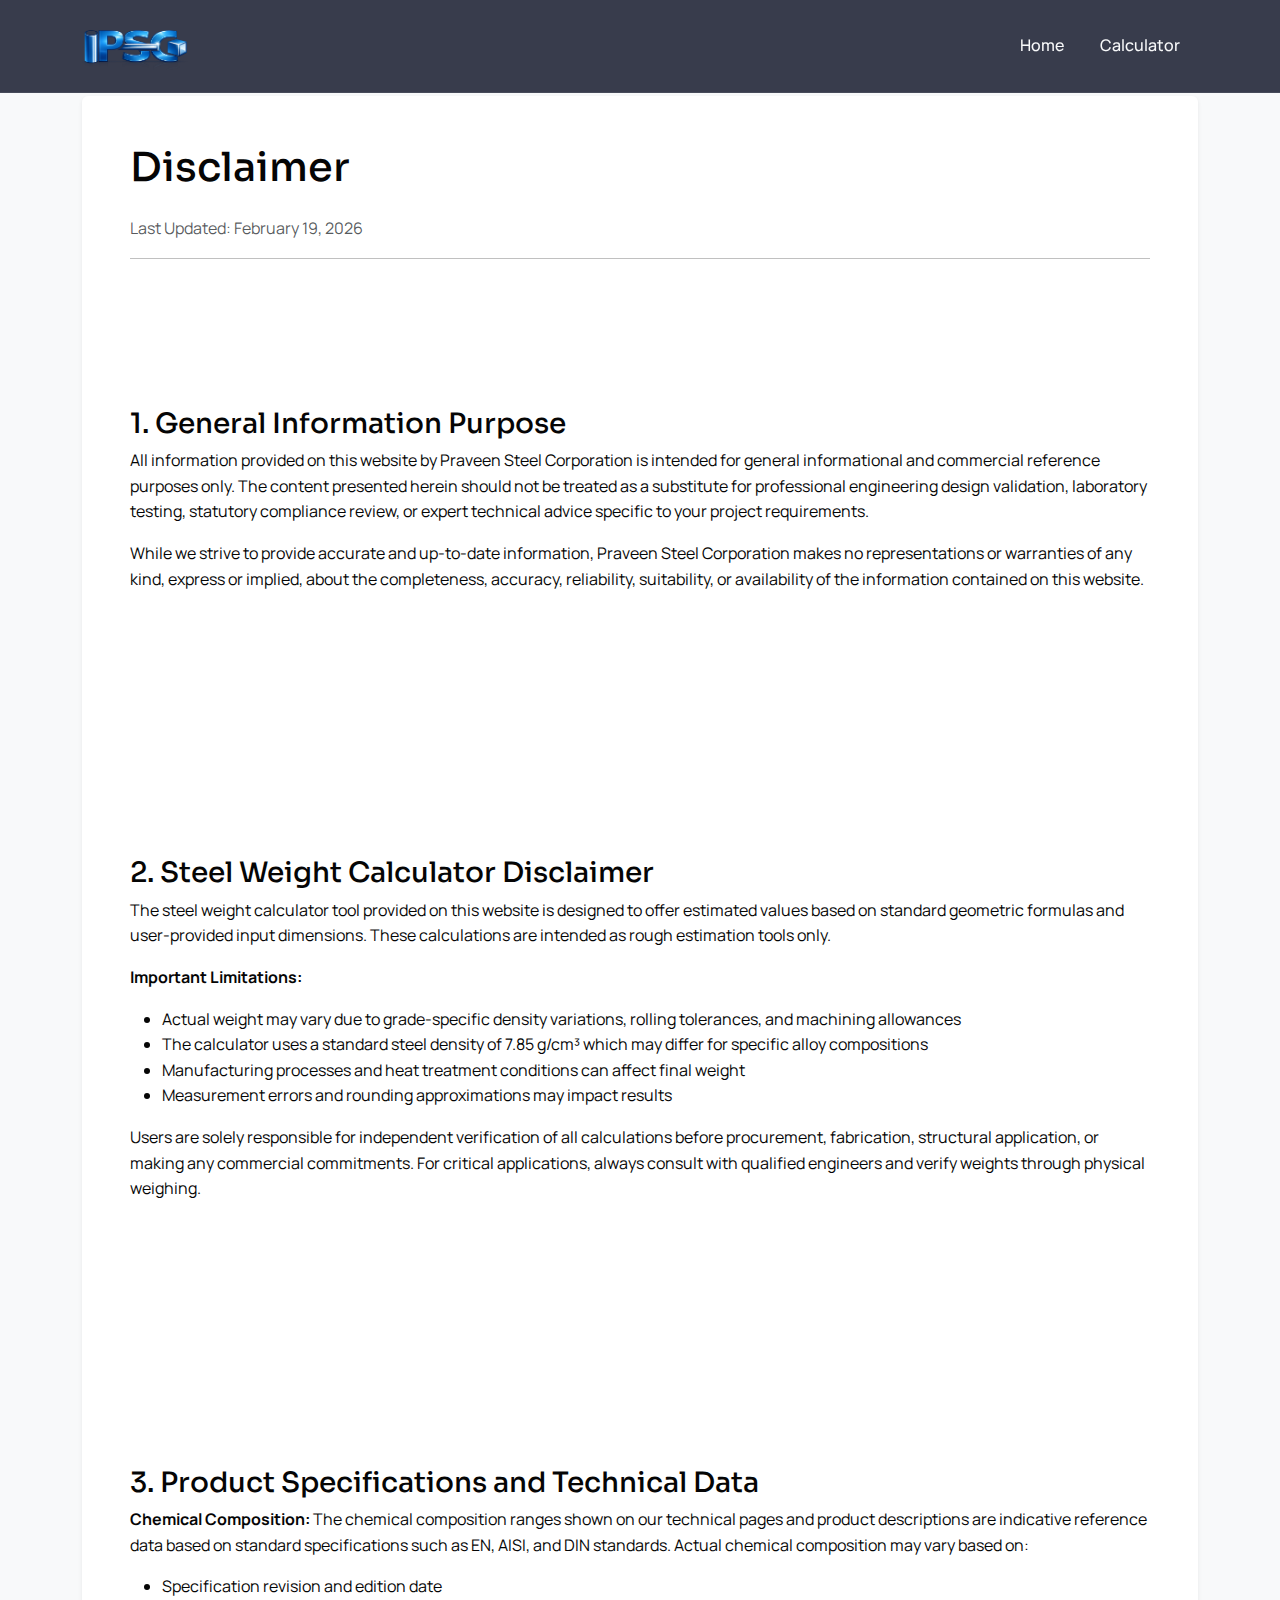
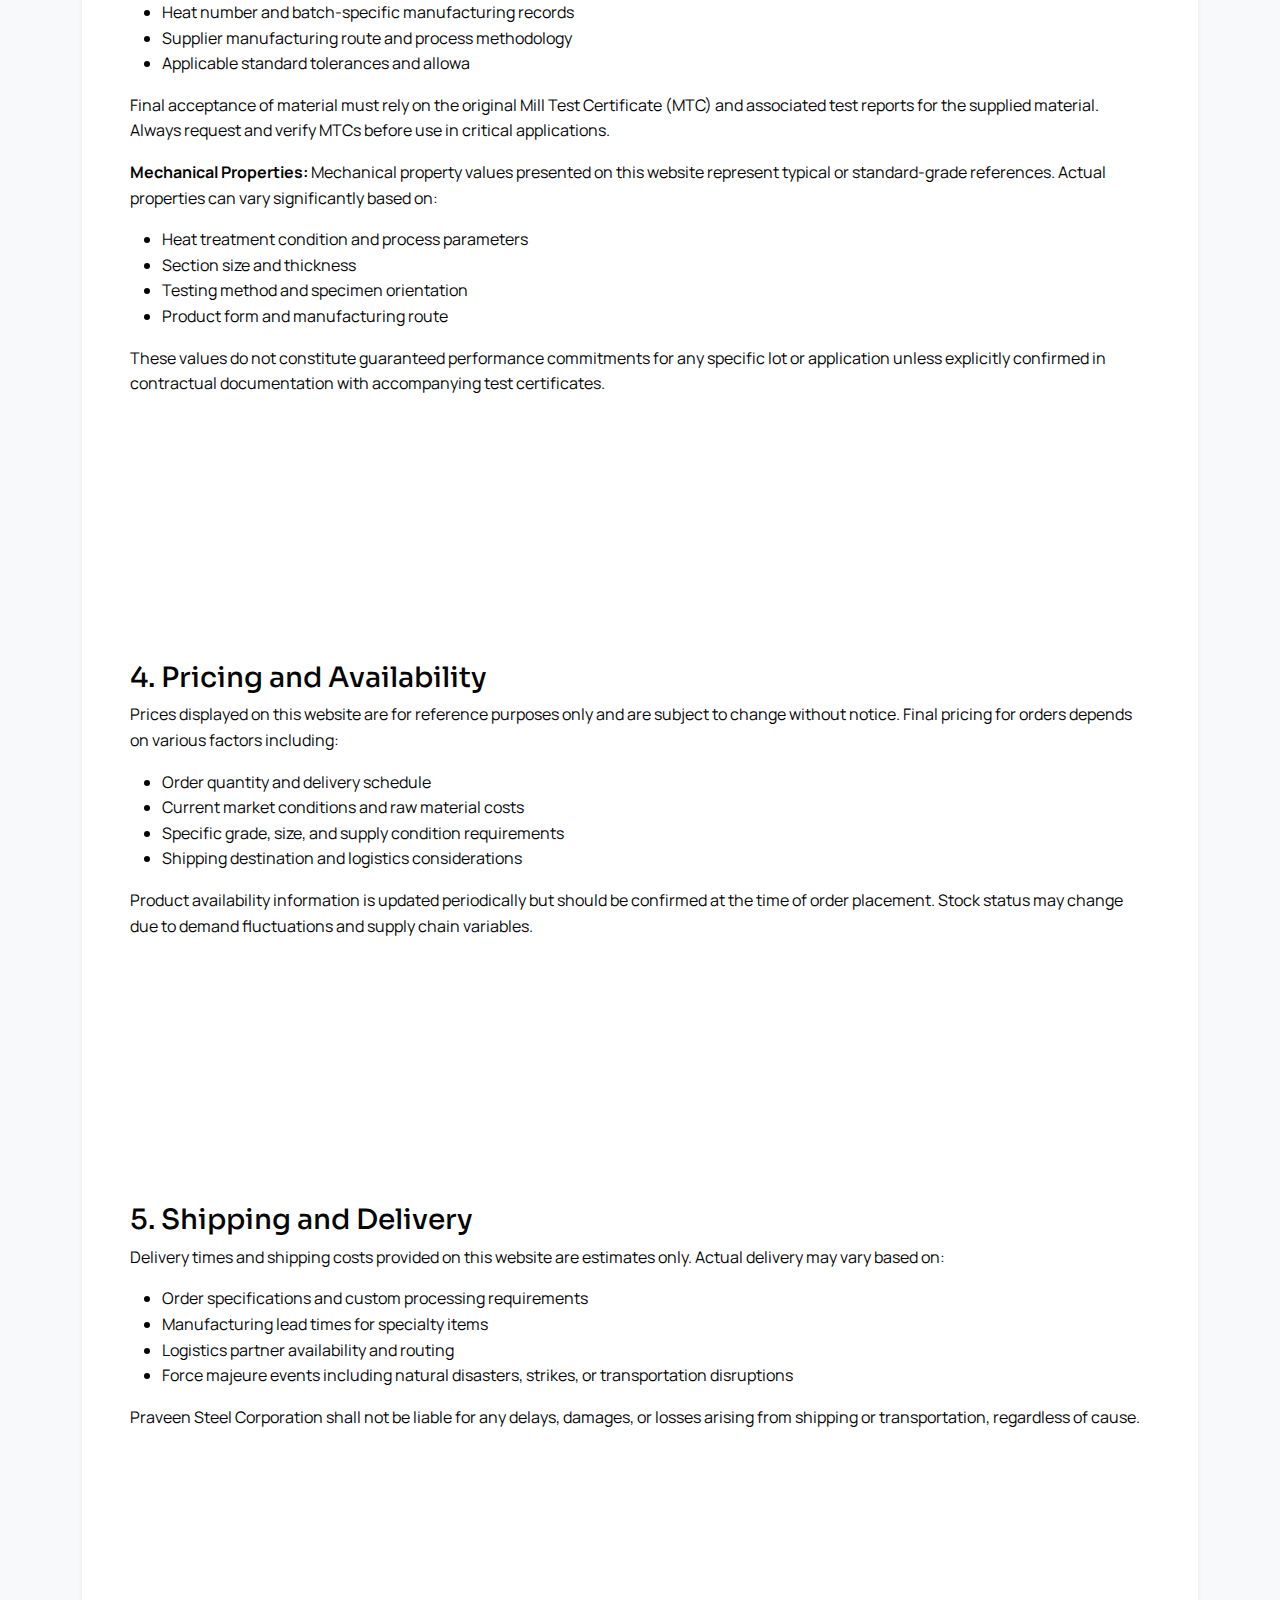
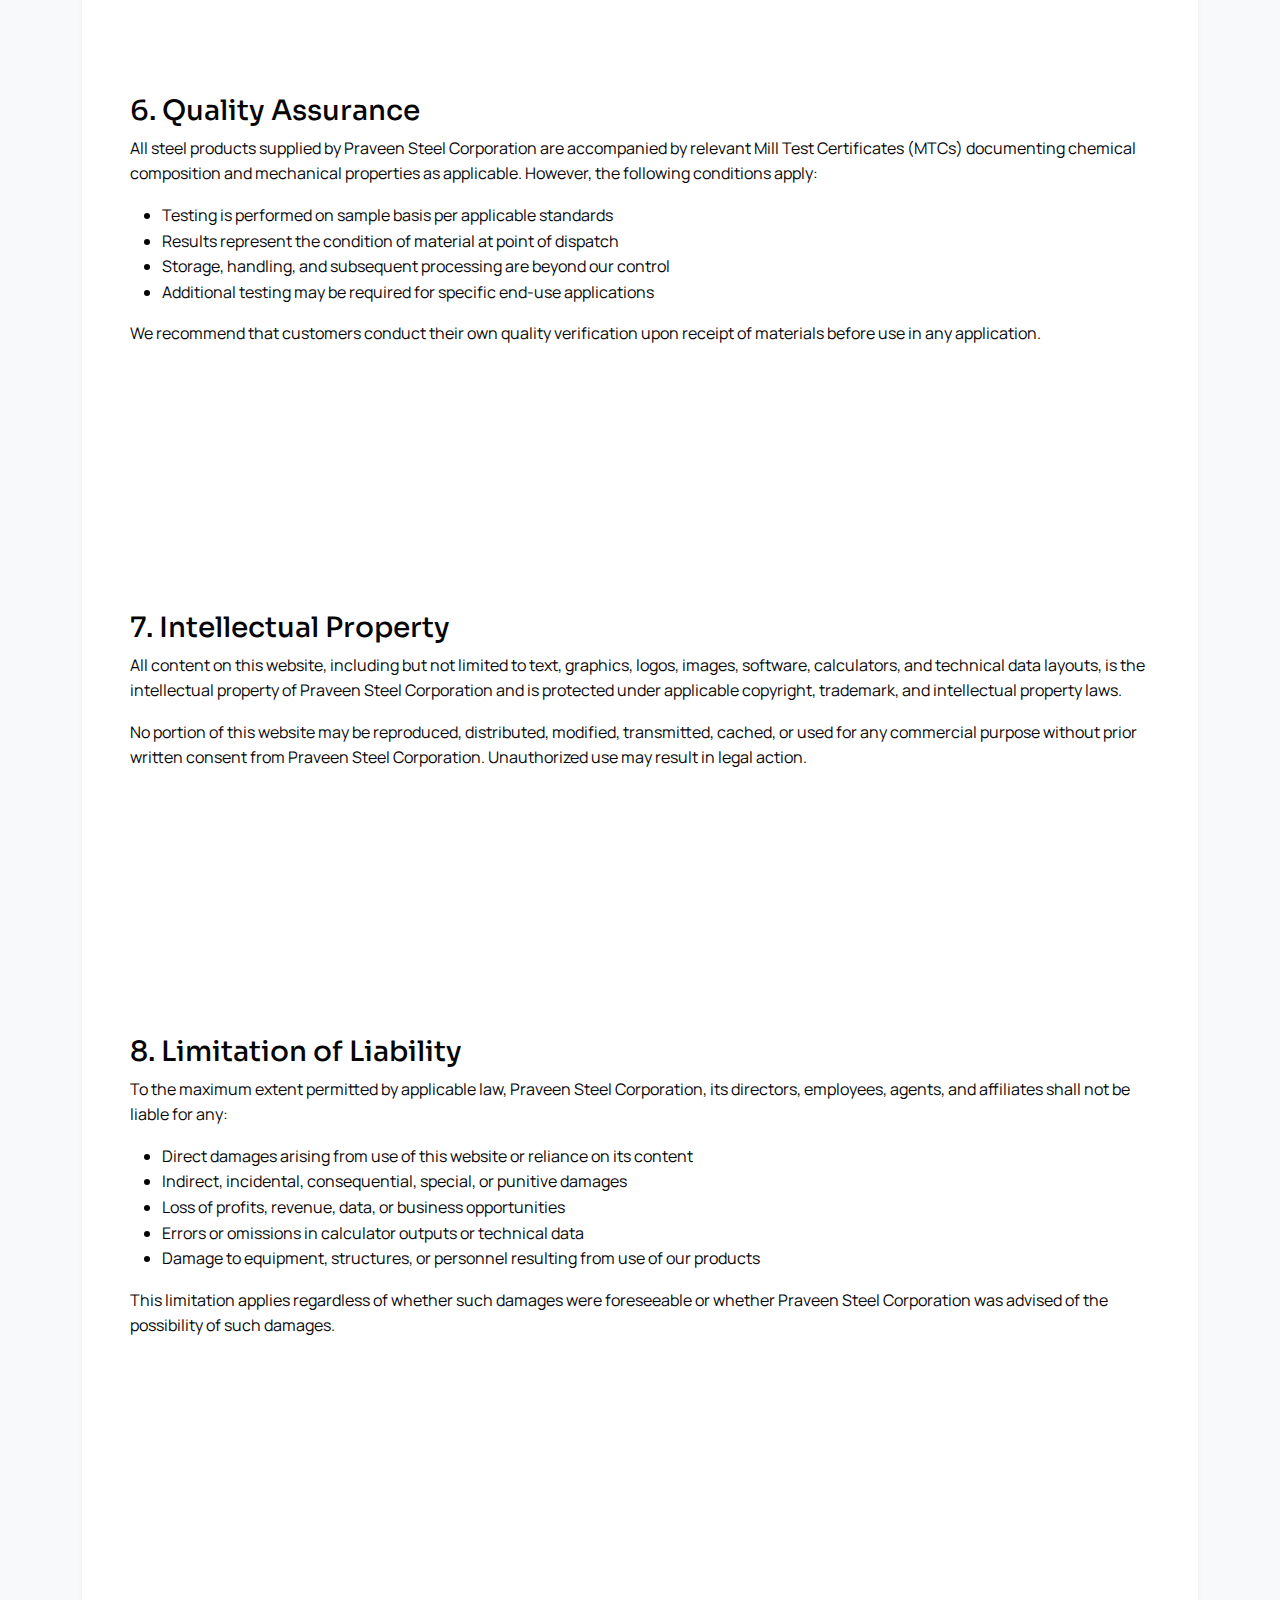
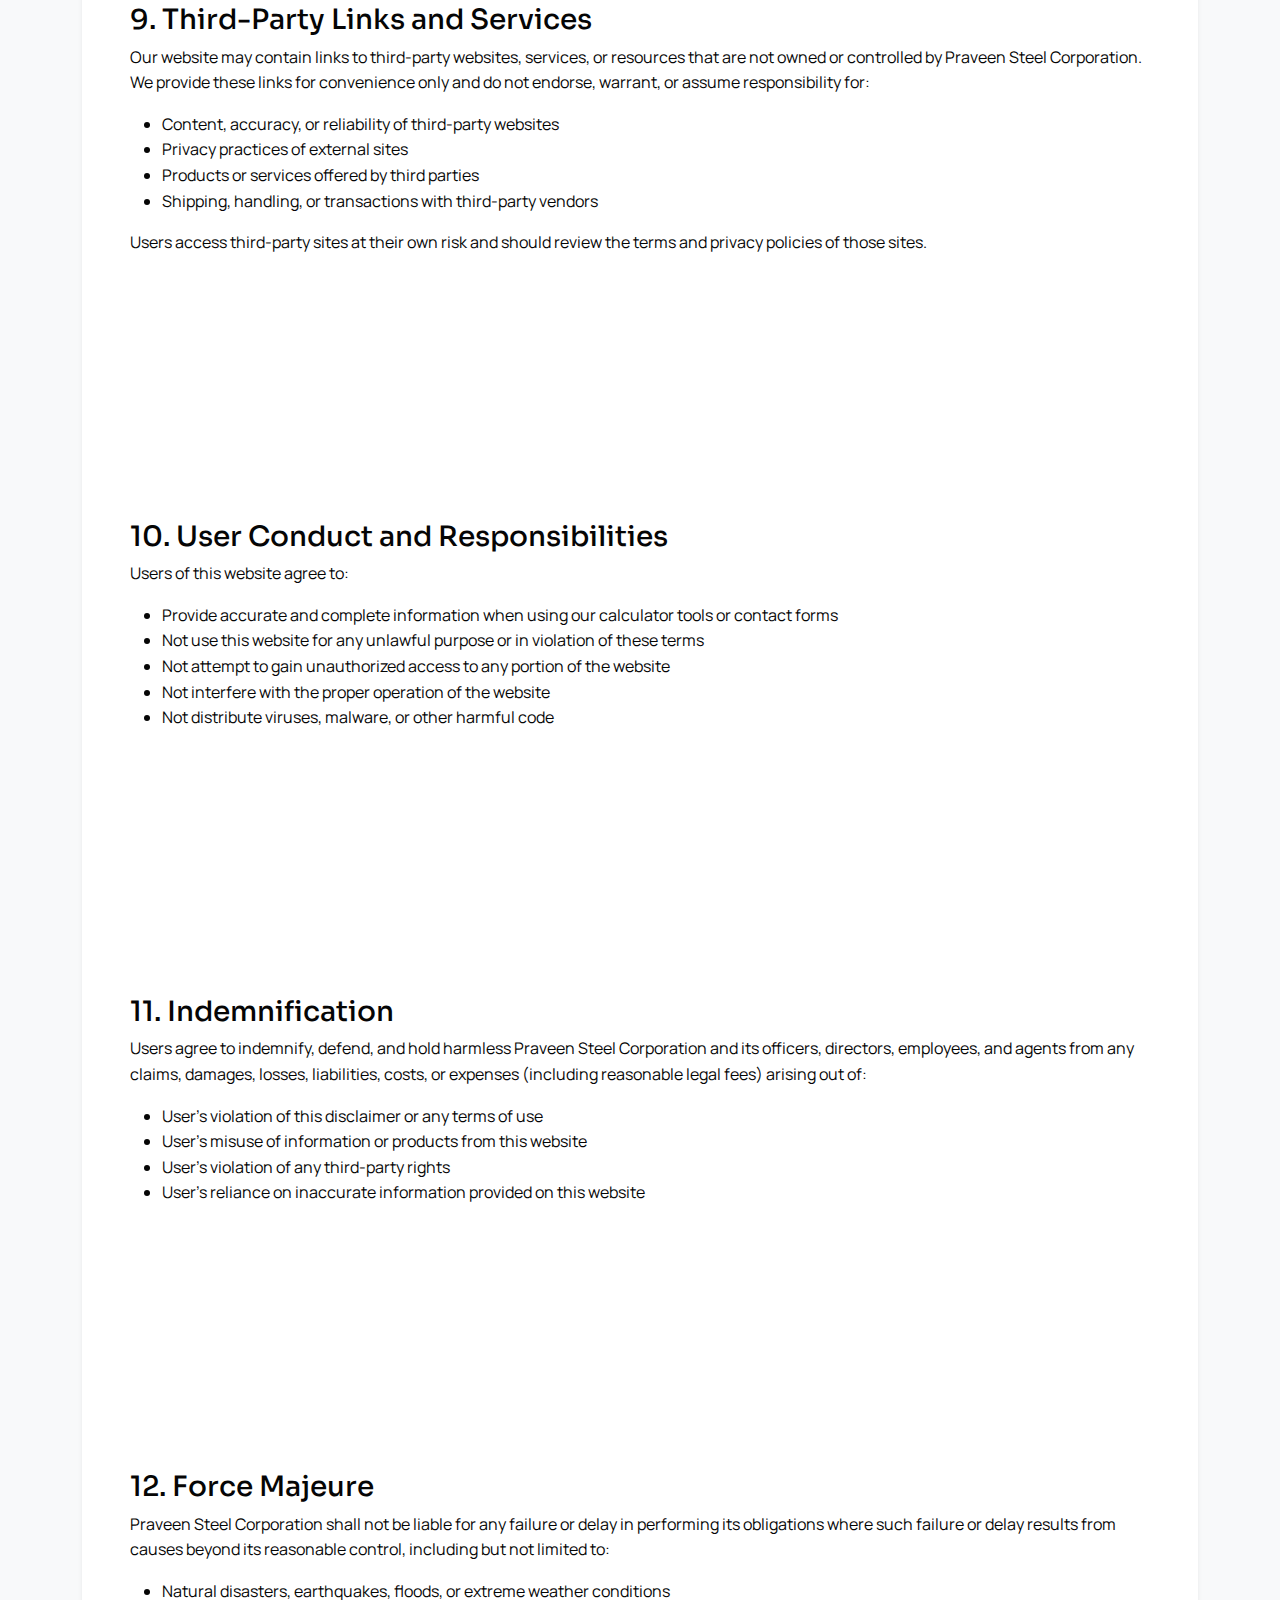
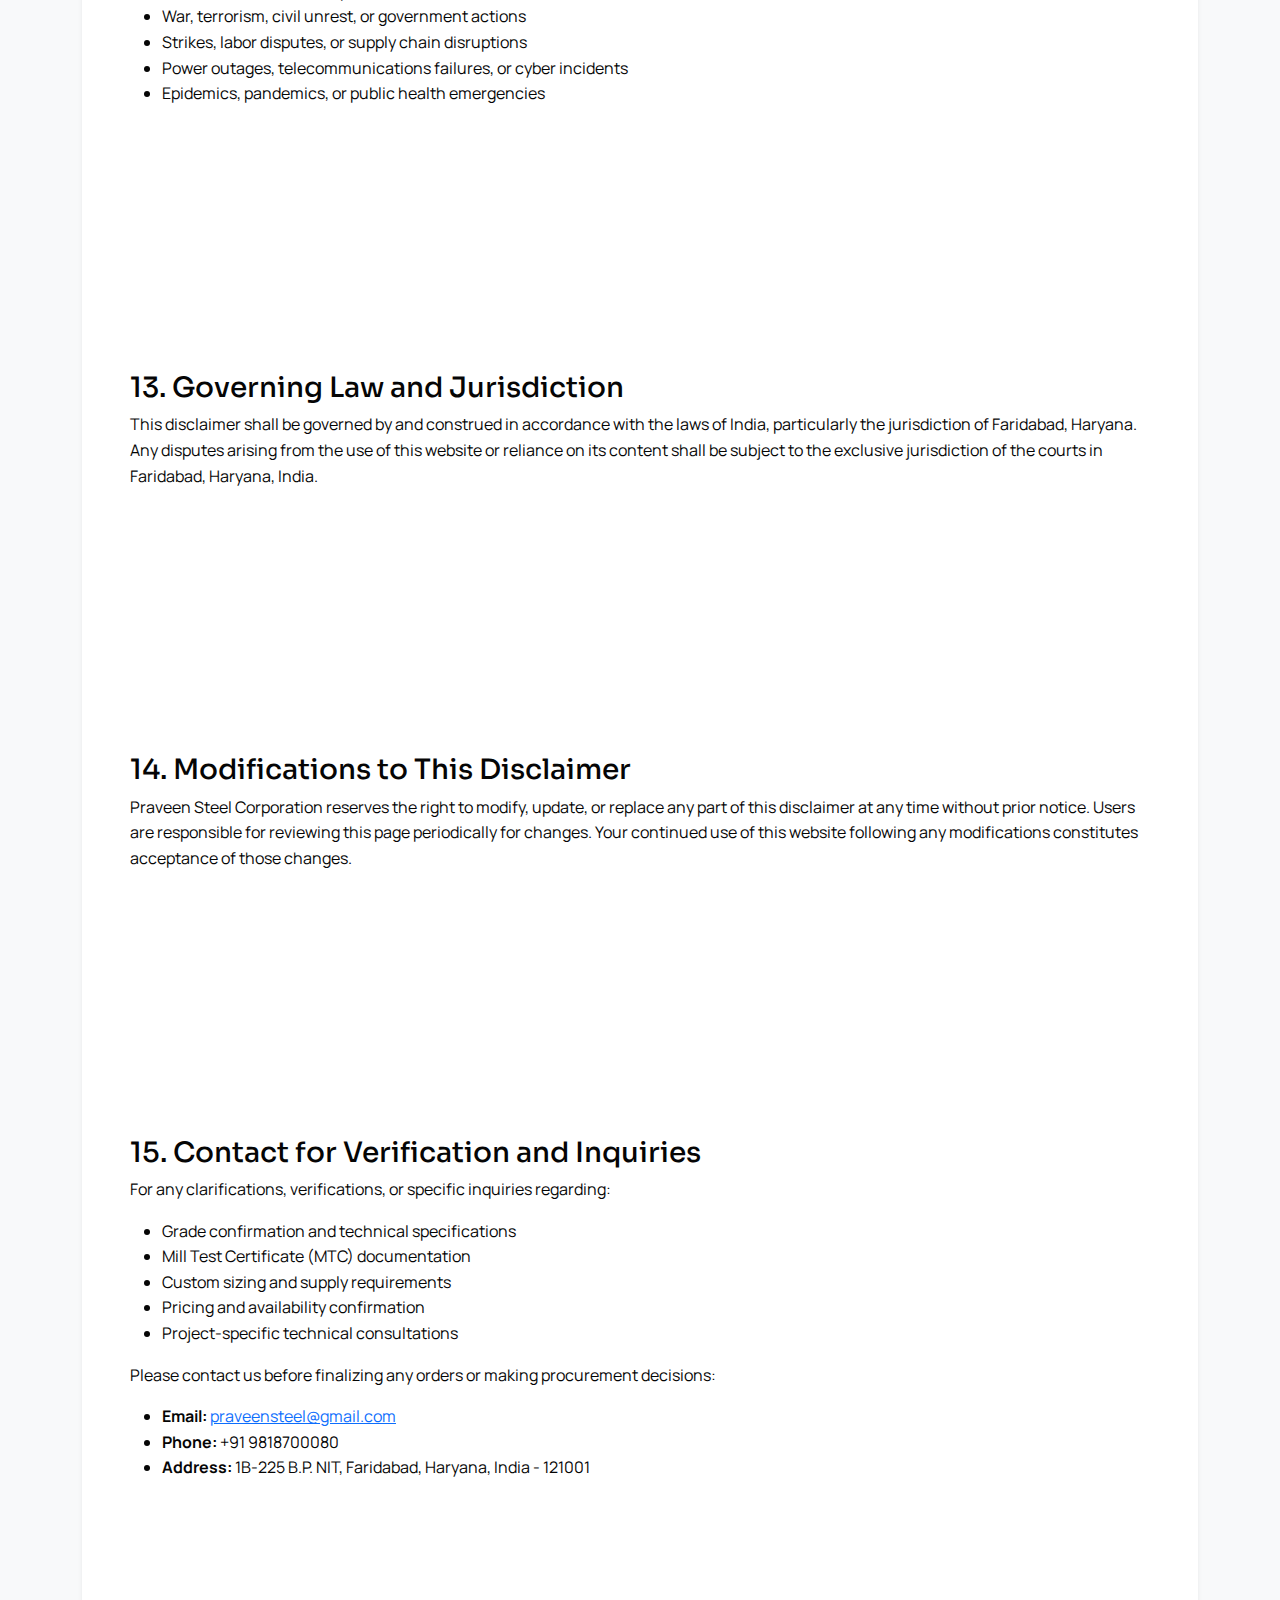
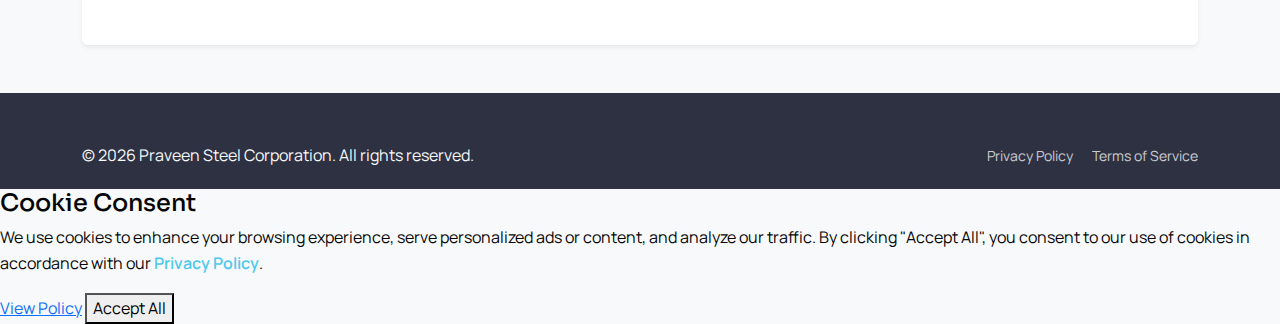
<file: disclaimer.html>
<!DOCTYPE html>
<html lang="en">

<head>
    <meta charset="UTF-8">
    <meta name="viewport" content="width=device-width, initial-scale=1.0">
    <link rel="canonical" href="https://praveensteel.com/disclaimer.html">
    <link rel="icon" type="image/png" href="img/logo.png">
    <meta name="description"
        content="Disclaimer for Praveen Steel Corporation website, including steel weight calculator estimates, grade chemical composition references, mechanical property data, product availability, and usage terms for a leading alloy steel supplier.">
    <title>Disclaimer | Praveen Steel Corporation</title>
    <!-- Bootstrap 5 -->
    <link href="https://cdn.jsdelivr.net/npm/bootstrap@5.3.3/dist/css/bootstrap.min.css" rel="stylesheet">
    <!-- Google Fonts -->
    <link
        href="https://fonts.googleapis.com/css2?family=Manrope:wght@400;500;600;700;800&family=Sora:wght@500;600;700;800&display=swap"
        rel="stylesheet">
    <!-- Font Awesome -->
    <link rel="stylesheet" href="https://cdnjs.cloudflare.com/ajax/libs/font-awesome/6.5.0/css/all.min.css">
    <!-- Custom CSS -->
    <link rel="stylesheet" href="css/style.css">
</head>

<body class="bg-light">
    <!-- Navbar -->
    <nav class="navbar navbar-expand-lg navbar-dark fixed-top" id="mainNavbar">
        <div class="container">
            <a class="navbar-brand" href="index.html"><img src="img/logo.png" alt="Praveen Steel Corporation"
                    height="50" loading="lazy"></a>
            <button class="navbar-toggler" type="button" data-bs-toggle="collapse" data-bs-target="#navbarNav">
                <span class="navbar-toggler-icon"></span>
            </button>
            <div class="collapse navbar-collapse" id="navbarNav">
                <ul class="navbar-nav ms-auto">
                    <li class="nav-item"><a class="nav-link" href="index.html#home">Home</a></li>
                    <li class="nav-item"><a class="nav-link" href="calculator.html">Calculator</a></li>
                </ul>
            </div>
        </div>
    </nav>

    <div class="container mt-5 pt-5 pb-5">
        <div class="bg-white p-4 p-md-5 rounded shadow-sm">
            <h1 class="mb-4">Disclaimer</h1>
            <p class="text-muted">Last Updated: February 19, 2026</p>
            <hr class="mb-5">

            <section class="mb-5">
                <h3>1. General Information Purpose</h3>
                <p>All information provided on this website by Praveen Steel Corporation is intended for general informational and commercial reference purposes only. The content presented herein should not be treated as a substitute for professional engineering design validation, laboratory testing, statutory compliance review, or expert technical advice specific to your project requirements.</p>
                <p>While we strive to provide accurate and up-to-date information, Praveen Steel Corporation makes no representations or warranties of any kind, express or implied, about the completeness, accuracy, reliability, suitability, or availability of the information contained on this website.</p>
            </section>

            <section class="mb-5">
                <h3>2. Steel Weight Calculator Disclaimer</h3>
                <p>The steel weight calculator tool provided on this website is designed to offer estimated values based on standard geometric formulas and user-provided input dimensions. These calculations are intended as rough estimation tools only.</p>
                <p><strong>Important Limitations:</strong></p>
                <ul>
                    <li>Actual weight may vary due to grade-specific density variations, rolling tolerances, and machining allowances</li>
                    <li>The calculator uses a standard steel density of 7.85 g/cm³ which may differ for specific alloy compositions</li>
                    <li>Manufacturing processes and heat treatment conditions can affect final weight</li>
                    <li>Measurement errors and rounding approximations may impact results</li>
                </ul>
                <p>Users are solely responsible for independent verification of all calculations before procurement, fabrication, structural application, or making any commercial commitments. For critical applications, always consult with qualified engineers and verify weights through physical weighing.</p>
            </section>

            <section class="mb-5">
                <h3>3. Product Specifications and Technical Data</h3>
                <p><strong>Chemical Composition:</strong> The chemical composition ranges shown on our technical pages and product descriptions are indicative reference data based on standard specifications such as EN, AISI, and DIN standards. Actual chemical composition may vary based on:</p>
                <ul>
                    <li>Specification revision and edition date</li>
                    <li>Heat number and batch-specific manufacturing records</li>
                    <li>Supplier manufacturing route and process methodology</li>
                    <li>Applicable standard tolerances and allowa</li>
                </ul>
                <p>Final acceptance of material must rely on the original Mill Test Certificate (MTC) and associated test reports for the supplied material. Always request and verify MTCs before use in critical applications.</p>
                
                <p class="mt-3"><strong>Mechanical Properties:</strong> Mechanical property values presented on this website represent typical or standard-grade references. Actual properties can vary significantly based on:</p>
                <ul>
                    <li>Heat treatment condition and process parameters</li>
                    <li>Section size and thickness</li>
                    <li>Testing method and specimen orientation</li>
                    <li>Product form and manufacturing route</li>
                </ul>
                <p>These values do not constitute guaranteed performance commitments for any specific lot or application unless explicitly confirmed in contractual documentation with accompanying test certificates.</p>
            </section>

            <section class="mb-5">
                <h3>4. Pricing and Availability</h3>
                <p>Prices displayed on this website are for reference purposes only and are subject to change without notice. Final pricing for orders depends on various factors including:</p>
                <ul>
                    <li>Order quantity and delivery schedule</li>
                    <li>Current market conditions and raw material costs</li>
                    <li>Specific grade, size, and supply condition requirements</li>
                    <li>Shipping destination and logistics considerations</li>
                </ul>
                <p>Product availability information is updated periodically but should be confirmed at the time of order placement. Stock status may change due to demand fluctuations and supply chain variables.</p>
            </section>

            <section class="mb-5">
                <h3>5. Shipping and Delivery</h3>
                <p>Delivery times and shipping costs provided on this website are estimates only. Actual delivery may vary based on:</p>
                <ul>
                    <li>Order specifications and custom processing requirements</li>
                    <li>Manufacturing lead times for specialty items</li>
                    <li>Logistics partner availability and routing</li>
                    <li>Force majeure events including natural disasters, strikes, or transportation disruptions</li>
                </ul>
                <p>Praveen Steel Corporation shall not be liable for any delays, damages, or losses arising from shipping or transportation, regardless of cause.</p>
            </section>

            <section class="mb-5">
                <h3>6. Quality Assurance</h3>
                <p>All steel products supplied by Praveen Steel Corporation are accompanied by relevant Mill Test Certificates (MTCs) documenting chemical composition and mechanical properties as applicable. However, the following conditions apply:</p>
                <ul>
                    <li>Testing is performed on sample basis per applicable standards</li>
                    <li>Results represent the condition of material at point of dispatch</li>
                    <li>Storage, handling, and subsequent processing are beyond our control</li>
                    <li>Additional testing may be required for specific end-use applications</li>
                </ul>
                <p>We recommend that customers conduct their own quality verification upon receipt of materials before use in any application.</p>
            </section>

            <section class="mb-5">
                <h3>7. Intellectual Property</h3>
                <p>All content on this website, including but not limited to text, graphics, logos, images, software, calculators, and technical data layouts, is the intellectual property of Praveen Steel Corporation and is protected under applicable copyright, trademark, and intellectual property laws.</p>
                <p>No portion of this website may be reproduced, distributed, modified, transmitted, cached, or used for any commercial purpose without prior written consent from Praveen Steel Corporation. Unauthorized use may result in legal action.</p>
            </section>

            <section class="mb-5">
                <h3>8. Limitation of Liability</h3>
                <p>To the maximum extent permitted by applicable law, Praveen Steel Corporation, its directors, employees, agents, and affiliates shall not be liable for any:</p>
                <ul>
                    <li>Direct damages arising from use of this website or reliance on its content</li>
                    <li>Indirect, incidental, consequential, special, or punitive damages</li>
                    <li>Loss of profits, revenue, data, or business opportunities</li>
                    <li>Errors or omissions in calculator outputs or technical data</li>
                    <li>Damage to equipment, structures, or personnel resulting from use of our products</li>
                </ul>
                <p>This limitation applies regardless of whether such damages were foreseeable or whether Praveen Steel Corporation was advised of the possibility of such damages.</p>
            </section>

            <section class="mb-5">
                <h3>9. Third-Party Links and Services</h3>
                <p>Our website may contain links to third-party websites, services, or resources that are not owned or controlled by Praveen Steel Corporation. We provide these links for convenience only and do not endorse, warrant, or assume responsibility for:</p>
                <ul>
                    <li>Content, accuracy, or reliability of third-party websites</li>
                    <li>Privacy practices of external sites</li>
                    <li>Products or services offered by third parties</li>
                    <li>Shipping, handling, or transactions with third-party vendors</li>
                </ul>
                <p>Users access third-party sites at their own risk and should review the terms and privacy policies of those sites.</p>
            </section>

            <section class="mb-5">
                <h3>10. User Conduct and Responsibilities</h3>
                <p>Users of this website agree to:</p>
                <ul>
                    <li>Provide accurate and complete information when using our calculator tools or contact forms</li>
                    <li>Not use this website for any unlawful purpose or in violation of these terms</li>
                    <li>Not attempt to gain unauthorized access to any portion of the website</li>
                    <li>Not interfere with the proper operation of the website</li>
                    <li>Not distribute viruses, malware, or other harmful code</li>
                </ul>
            </section>

            <section class="mb-5">
                <h3>11. Indemnification</h3>
                <p>Users agree to indemnify, defend, and hold harmless Praveen Steel Corporation and its officers, directors, employees, and agents from any claims, damages, losses, liabilities, costs, or expenses (including reasonable legal fees) arising out of:</p>
                <ul>
                    <li>User's violation of this disclaimer or any terms of use</li>
                    <li>User's misuse of information or products from this website</li>
                    <li>User's violation of any third-party rights</li>
                    <li>User's reliance on inaccurate information provided on this website</li>
                </ul>
            </section>

            <section class="mb-5">
                <h3>12. Force Majeure</h3>
                <p>Praveen Steel Corporation shall not be liable for any failure or delay in performing its obligations where such failure or delay results from causes beyond its reasonable control, including but not limited to:</p>
                <ul>
                    <li>Natural disasters, earthquakes, floods, or extreme weather conditions</li>
                    <li>War, terrorism, civil unrest, or government actions</li>
                    <li>Strikes, labor disputes, or supply chain disruptions</li>
                    <li>Power outages, telecommunications failures, or cyber incidents</li>
                    <li>Epidemics, pandemics, or public health emergencies</li>
                </ul>
            </section>

            <section class="mb-5">
                <h3>13. Governing Law and Jurisdiction</h3>
                <p>This disclaimer shall be governed by and construed in accordance with the laws of India, particularly the jurisdiction of Faridabad, Haryana. Any disputes arising from the use of this website or reliance on its content shall be subject to the exclusive jurisdiction of the courts in Faridabad, Haryana, India.</p>
            </section>

            <section class="mb-5">
                <h3>14. Modifications to This Disclaimer</h3>
                <p>Praveen Steel Corporation reserves the right to modify, update, or replace any part of this disclaimer at any time without prior notice. Users are responsible for reviewing this page periodically for changes. Your continued use of this website following any modifications constitutes acceptance of those changes.</p>
            </section>

            <section>
                <h3>15. Contact for Verification and Inquiries</h3>
                <p>For any clarifications, verifications, or specific inquiries regarding:</p>
                <ul>
                    <li>Grade confirmation and technical specifications</li>
                    <li>Mill Test Certificate (MTC) documentation</li>
                    <li>Custom sizing and supply requirements</li>
                    <li>Pricing and availability confirmation</li>
                    <li>Project-specific technical consultations</li>
                </ul>
                <p>Please contact us before finalizing any orders or making procurement decisions:</p>
                <ul>
                    <li><strong>Email:</strong> <a href="mailto:praveensteel@gmail.com">praveensteel@gmail.com</a></li>
                    <li><strong>Phone:</strong> +91 9818700080</li>
                    <li><strong>Address:</strong> 1B-225 B.P. NIT, Faridabad, Haryana, India - 121001</li>
                </ul>
            </section>
        </div>
    </div>

    <!-- Footer -->
    <footer>
        <div class="container">
            <div class="row align-items-center">
                <div class="col-md-6 text-center text-md-start">
                    <p class="mb-0">&copy; 2026 Praveen Steel Corporation. All rights reserved.</p>
                </div>
                <div class="col-md-6 text-center text-md-end mt-3 mt-md-0">
                    <a href="privacy.html" class="text-white opacity-75 me-3 text-decoration-none small">Privacy
                        Policy</a>
                    <a href="terms.html" class="text-white opacity-75 text-decoration-none small">Terms of
                        Service</a>
                </div>
            </div>
        </div>
    </footer>

    <script src="https://cdn.jsdelivr.net/npm/bootstrap@5.3.3/dist/js/bootstrap.bundle.min.js"></script>
    <script src="js/main.js"></script>
</body>

</html>
</file>
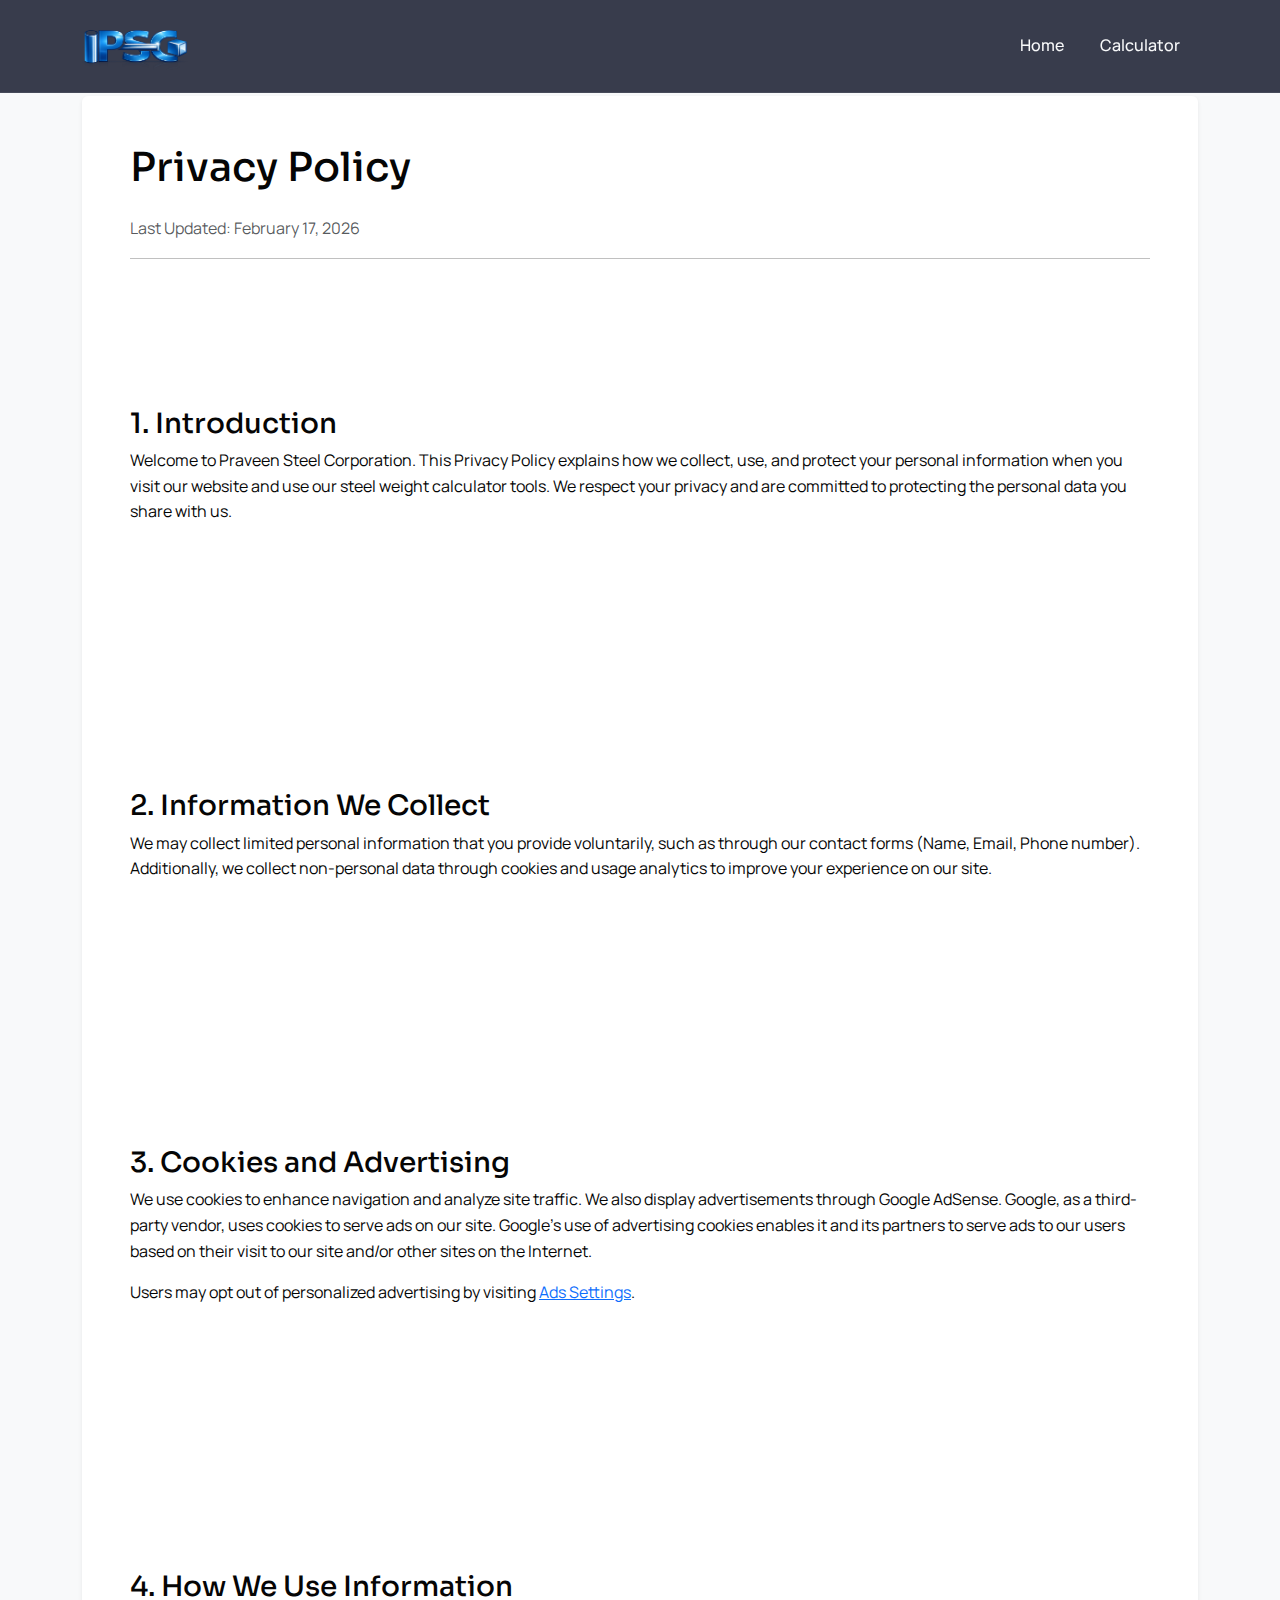
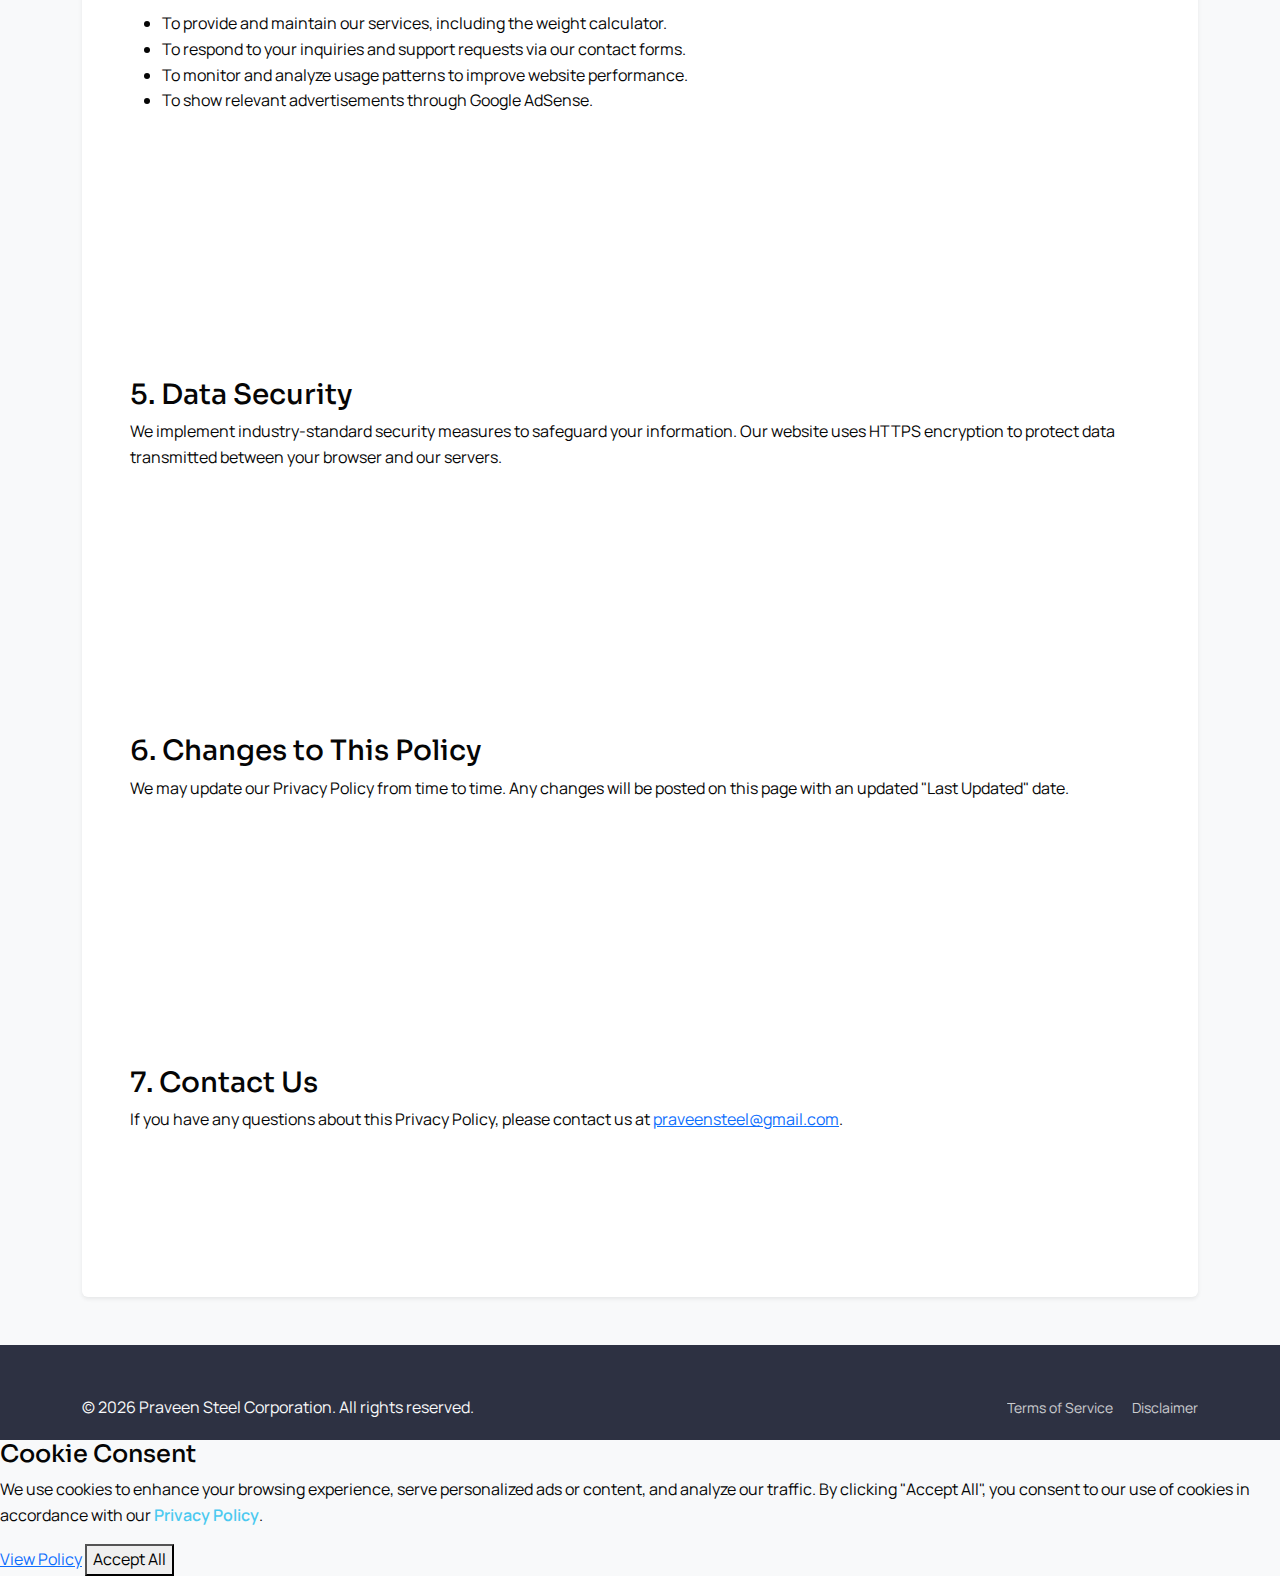
<file: privacy.html>
<!DOCTYPE html>
<html lang="en">

<head>
    <meta charset="UTF-8">
    <meta name="viewport" content="width=device-width, initial-scale=1.0">
    <link rel="canonical" href="https://praveensteel.com/privacy.html">
    <link rel="icon" type="image/png" href="img/logo.png">
    <title>Privacy Policy | Praveen Steel Corporation</title>
    <!-- Bootstrap 5 -->
    <link href="https://cdn.jsdelivr.net/npm/bootstrap@5.3.3/dist/css/bootstrap.min.css" rel="stylesheet">
    <!-- Google Fonts -->
    <link
        href="https://fonts.googleapis.com/css2?family=Manrope:wght@400;500;600;700;800&family=Sora:wght@500;600;700;800&display=swap"
        rel="stylesheet">
    <!-- Font Awesome -->
    <link rel="stylesheet" href="https://cdnjs.cloudflare.com/ajax/libs/font-awesome/6.5.0/css/all.min.css">
    <!-- Custom CSS -->
    <link rel="stylesheet" href="css/style.css">
</head>

<body class="bg-light">
    <!-- Navbar -->
    <nav class="navbar navbar-expand-lg navbar-dark fixed-top" id="mainNavbar">
        <div class="container">
            <a class="navbar-brand" href="index.html"><img src="img/logo.png" alt="Praveen Steel Corporation" height="50" loading="lazy"></a>
            <button class="navbar-toggler" type="button" data-bs-toggle="collapse" data-bs-target="#navbarNav">
                <span class="navbar-toggler-icon"></span>
            </button>
            <div class="collapse navbar-collapse" id="navbarNav">
                <ul class="navbar-nav ms-auto">
                    <li class="nav-item"><a class="nav-link" href="index.html#home">Home</a></li>
                    <li class="nav-item"><a class="nav-link" href="calculator.html">Calculator</a></li>
                </ul>
            </div>
        </div>
    </nav>

    <div class="container mt-5 pt-5 pb-5">
        <div class="bg-white p-4 p-md-5 rounded shadow-sm">
            <h1 class="mb-4">Privacy Policy</h1>
            <p class="text-muted">Last Updated: February 17, 2026</p>
            <hr class="mb-5">

            <section class="mb-5">
                <h3>1. Introduction</h3>
                <p>Welcome to Praveen Steel Corporation. This Privacy Policy explains how we collect, use, and protect your personal information when you visit our website and use our steel weight calculator tools. We respect your privacy and are committed to protecting the personal data you share with us.</p>
            </section>

            <section class="mb-5">
                <h3>2. Information We Collect</h3>
                <p>We may collect limited personal information that you provide voluntarily, such as through our contact forms (Name, Email, Phone number). Additionally, we collect non-personal data through cookies and usage analytics to improve your experience on our site.</p>
            </section>

            <section class="mb-5">
                <h3>3. Cookies and Advertising</h3>
                <p>We use cookies to enhance navigation and analyze site traffic. We also display advertisements through Google AdSense. Google, as a third-party vendor, uses cookies to serve ads on our site. Google's use of advertising cookies enables it and its partners to serve ads to our users based on their visit to our site and/or other sites on the Internet.</p>
                <p>Users may opt out of personalized advertising by visiting <a href="https://www.google.com/settings/ads" target="_blank">Ads Settings</a>.</p>
            </section>

            <section class="mb-5">
                <h3>4. How We Use Information</h3>
                <ul>
                    <li>To provide and maintain our services, including the weight calculator.</li>
                    <li>To respond to your inquiries and support requests via our contact forms.</li>
                    <li>To monitor and analyze usage patterns to improve website performance.</li>
                    <li>To show relevant advertisements through Google AdSense.</li>
                </ul>
            </section>

            <section class="mb-5">
                <h3>5. Data Security</h3>
                <p>We implement industry-standard security measures to safeguard your information. Our website uses HTTPS encryption to protect data transmitted between your browser and our servers.</p>
            </section>

            <section class="mb-5">
                <h3>6. Changes to This Policy</h3>
                <p>We may update our Privacy Policy from time to time. Any changes will be posted on this page with an updated "Last Updated" date.</p>
            </section>

            <section>
                <h3>7. Contact Us</h3>
                <p>If you have any questions about this Privacy Policy, please contact us at <a href="mailto:praveensteel@gmail.com">praveensteel@gmail.com</a>.</p>
            </section>
        </div>
    </div>

    <!-- Footer -->
    <footer>
        <div class="container">
            <div class="row align-items-center">
                <div class="col-md-6">
                    <p class="mb-0">&copy; 2026 Praveen Steel Corporation. All rights reserved.</p>
                </div>
                <div class="col-md-6 text-md-end mt-3 mt-md-0">
                    <a href="terms.html" class="text-white opacity-75 me-3 text-decoration-none small">Terms of Service</a>
                    <a href="disclaimer.html" class="text-white opacity-75 text-decoration-none small">Disclaimer</a>
                </div>
            </div>
        </div>
    </footer>

    <script src="https://cdn.jsdelivr.net/npm/bootstrap@5.3.3/dist/js/bootstrap.bundle.min.js"></script>
    <script src="js/main.js"></script>
</body>

</html>
</file>
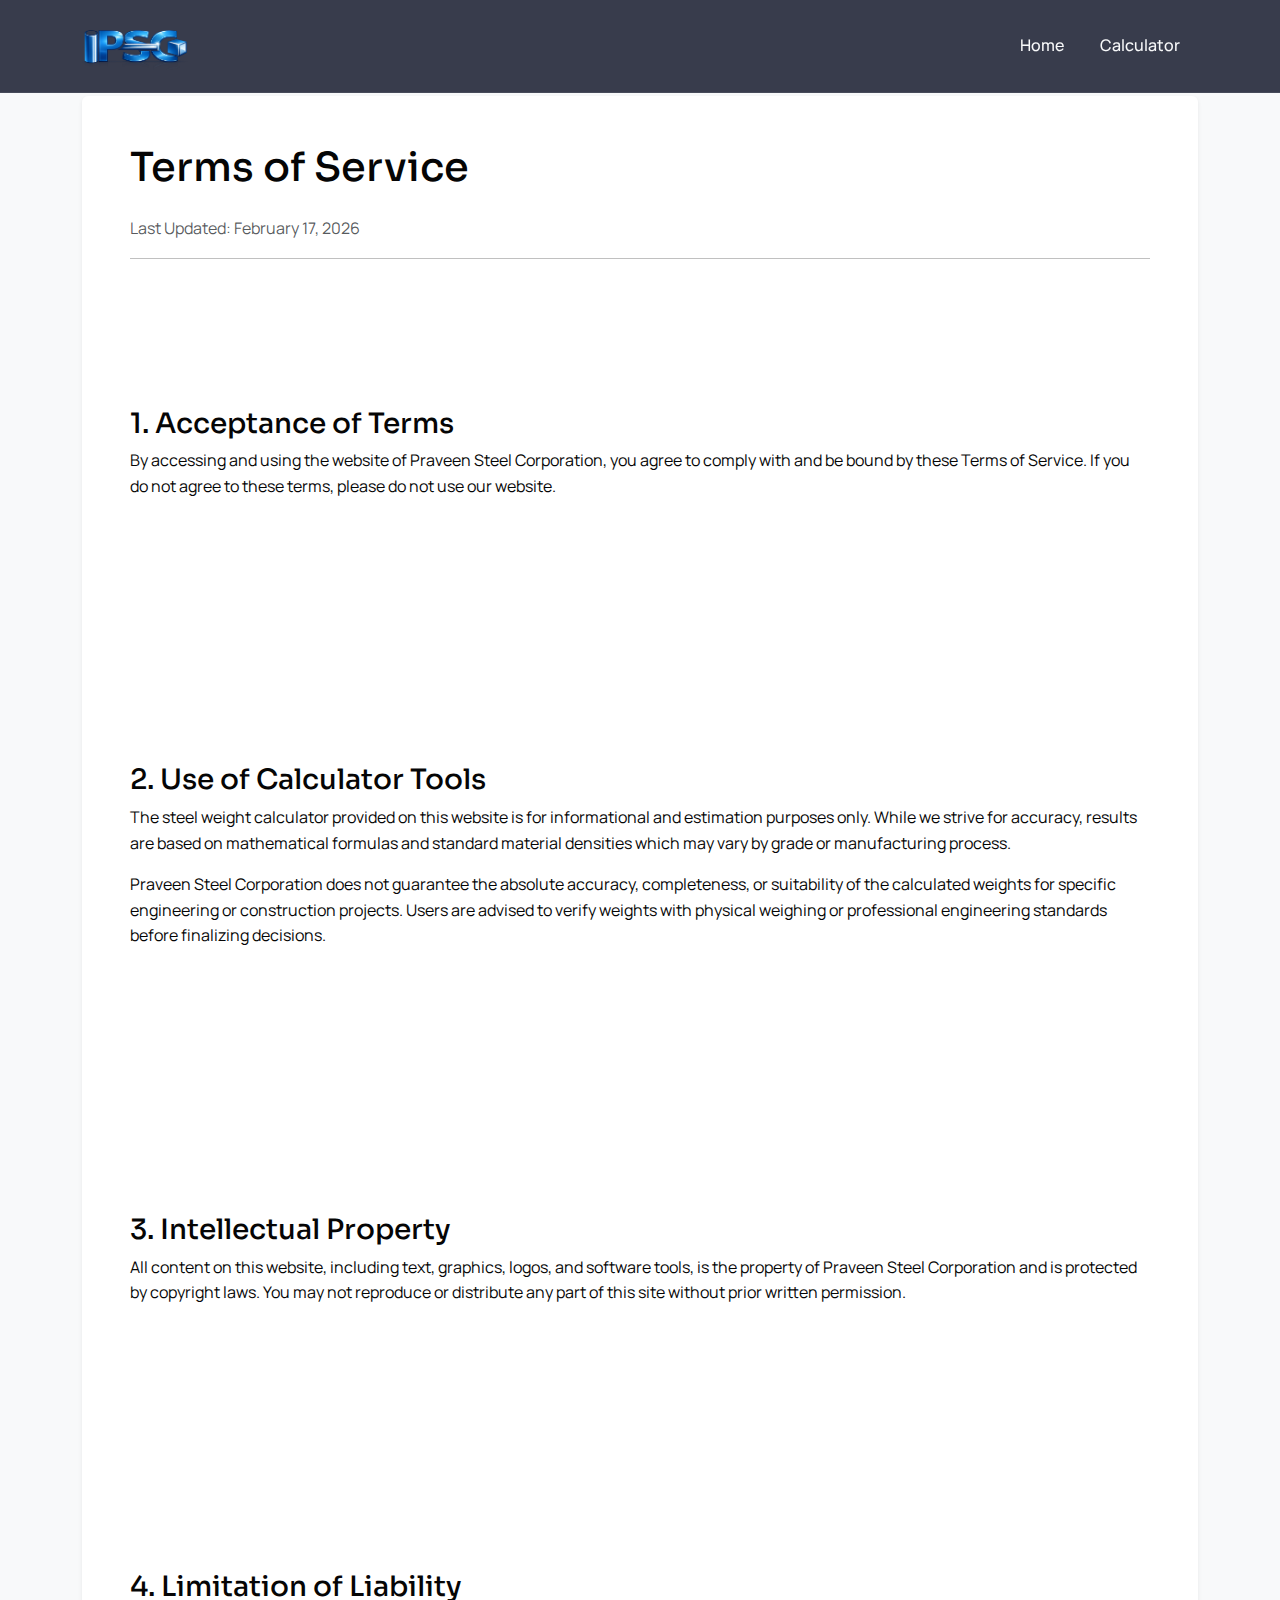
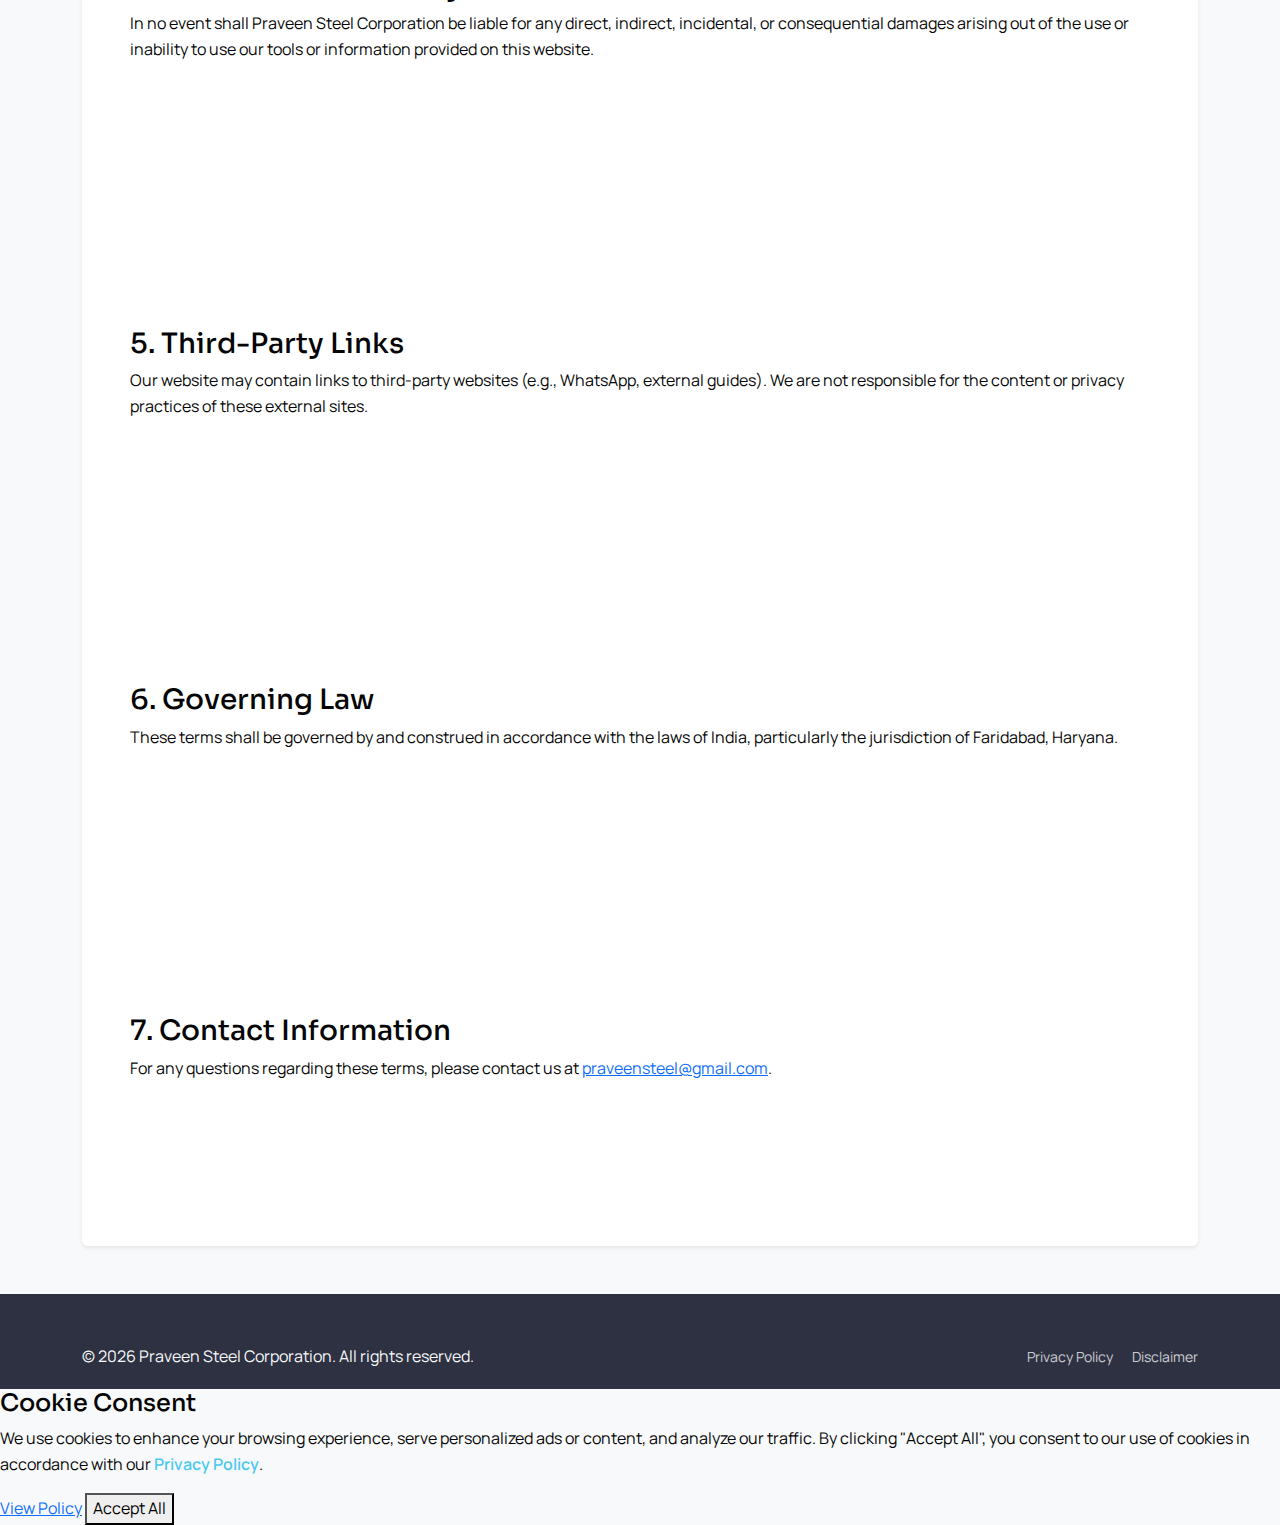
<file: terms.html>
<!DOCTYPE html>
<html lang="en">

<head>
    <meta charset="UTF-8">
    <meta name="viewport" content="width=device-width, initial-scale=1.0">
    <link rel="canonical" href="https://praveensteel.com/terms.html">
    <link rel="icon" type="image/png" href="img/logo.png">
    <title>Terms of Service | Praveen Steel Corporation</title>
    <!-- Bootstrap 5 -->
    <link href="https://cdn.jsdelivr.net/npm/bootstrap@5.3.3/dist/css/bootstrap.min.css" rel="stylesheet">
    <!-- Google Fonts -->
    <link
        href="https://fonts.googleapis.com/css2?family=Manrope:wght@400;500;600;700;800&family=Sora:wght@500;600;700;800&display=swap"
        rel="stylesheet">
    <!-- Font Awesome -->
    <link rel="stylesheet" href="https://cdnjs.cloudflare.com/ajax/libs/font-awesome/6.5.0/css/all.min.css">
    <!-- Custom CSS -->
    <link rel="stylesheet" href="css/style.css">
</head>

<body class="bg-light">
    <!-- Navbar -->
    <nav class="navbar navbar-expand-lg navbar-dark fixed-top" id="mainNavbar">
        <div class="container">
            <a class="navbar-brand" href="index.html"><img src="img/logo.png" alt="Praveen Steel Corporation"
                    height="50" loading="lazy"></a>
            <button class="navbar-toggler" type="button" data-bs-toggle="collapse" data-bs-target="#navbarNav">
                <span class="navbar-toggler-icon"></span>
            </button>
            <div class="collapse navbar-collapse" id="navbarNav">
                <ul class="navbar-nav ms-auto">
                    <li class="nav-item"><a class="nav-link" href="index.html#home">Home</a></li>
                    <li class="nav-item"><a class="nav-link" href="calculator.html">Calculator</a></li>
                </ul>
            </div>
        </div>
    </nav>

    <div class="container mt-5 pt-5 pb-5">
        <div class="bg-white p-4 p-md-5 rounded shadow-sm">
            <h1 class="mb-4">Terms of Service</h1>
            <p class="text-muted">Last Updated: February 17, 2026</p>
            <hr class="mb-5">

            <section class="mb-5">
                <h3>1. Acceptance of Terms</h3>
                <p>By accessing and using the website of Praveen Steel Corporation, you agree to comply with and be
                    bound by these Terms of Service. If you do not agree to these terms, please do not use our website.
                </p>
            </section>

            <section class="mb-5">
                <h3>2. Use of Calculator Tools</h3>
                <p>The steel weight calculator provided on this website is for informational and estimation purposes
                    only. While we strive for accuracy, results are based on mathematical formulas and standard material
                    densities which may vary by grade or manufacturing process.</p>
                <p>Praveen Steel Corporation does not guarantee the absolute accuracy, completeness, or suitability of
                    the calculated weights for specific engineering or construction projects. Users are advised to
                    verify weights with physical weighing or professional engineering standards before finalizing
                    decisions.</p>
            </section>

            <section class="mb-5">
                <h3>3. Intellectual Property</h3>
                <p>All content on this website, including text, graphics, logos, and software tools, is the property of
                    Praveen Steel Corporation and is protected by copyright laws. You may not reproduce or distribute
                    any part of this site without prior written permission.</p>
            </section>

            <section class="mb-5">
                <h3>4. Limitation of Liability</h3>
                <p>In no event shall Praveen Steel Corporation be liable for any direct, indirect, incidental, or
                    consequential damages arising out of the use or inability to use our tools or information provided
                    on this website.</p>
            </section>

            <section class="mb-5">
                <h3>5. Third-Party Links</h3>
                <p>Our website may contain links to third-party websites (e.g., WhatsApp, external guides). We are not
                    responsible for the content or privacy practices of these external sites.</p>
            </section>

            <section class="mb-5">
                <h3>6. Governing Law</h3>
                <p>These terms shall be governed by and construed in accordance with the laws of India, particularly the
                    jurisdiction of Faridabad, Haryana.</p>
            </section>

            <section>
                <h3>7. Contact Information</h3>
                <p>For any questions regarding these terms, please contact us at <a
                        href="mailto:praveensteel@gmail.com">praveensteel@gmail.com</a>.</p>
            </section>
        </div>
    </div>

    <!-- Footer -->
    <footer>
        <div class="container">
            <div class="row align-items-center">
                <div class="col-md-6">
                    <p class="mb-0">&copy; 2026 Praveen Steel Corporation. All rights reserved.</p>
                </div>
                <div class="col-md-6 text-md-end mt-3 mt-md-0">
                    <a href="privacy.html" class="text-white opacity-75 me-3 text-decoration-none small">Privacy
                        Policy</a>
                    <a href="disclaimer.html" class="text-white opacity-75 text-decoration-none small">Disclaimer</a>
                </div>
            </div>
        </div>
    </footer>

    <script src="https://cdn.jsdelivr.net/npm/bootstrap@5.3.3/dist/js/bootstrap.bundle.min.js"></script>
    <script src="js/main.js"></script>
</body>

</html>
</file>
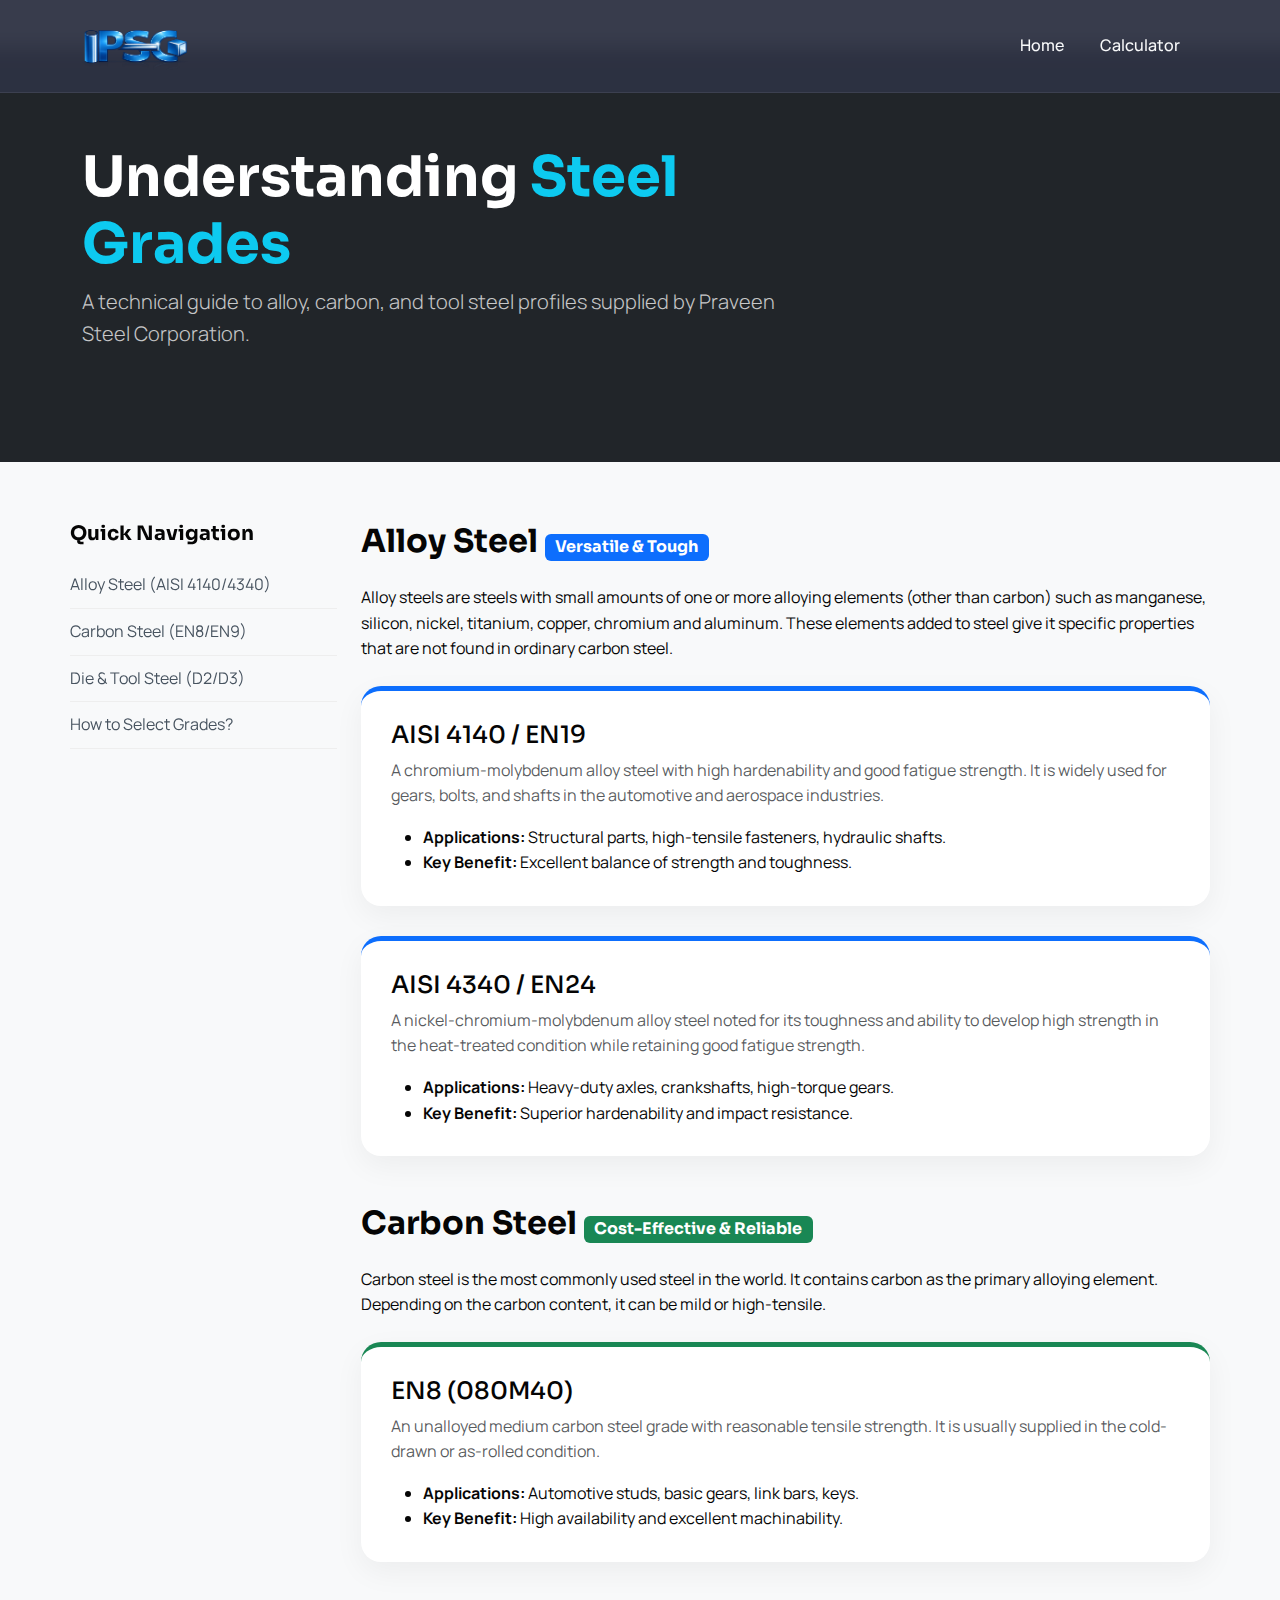
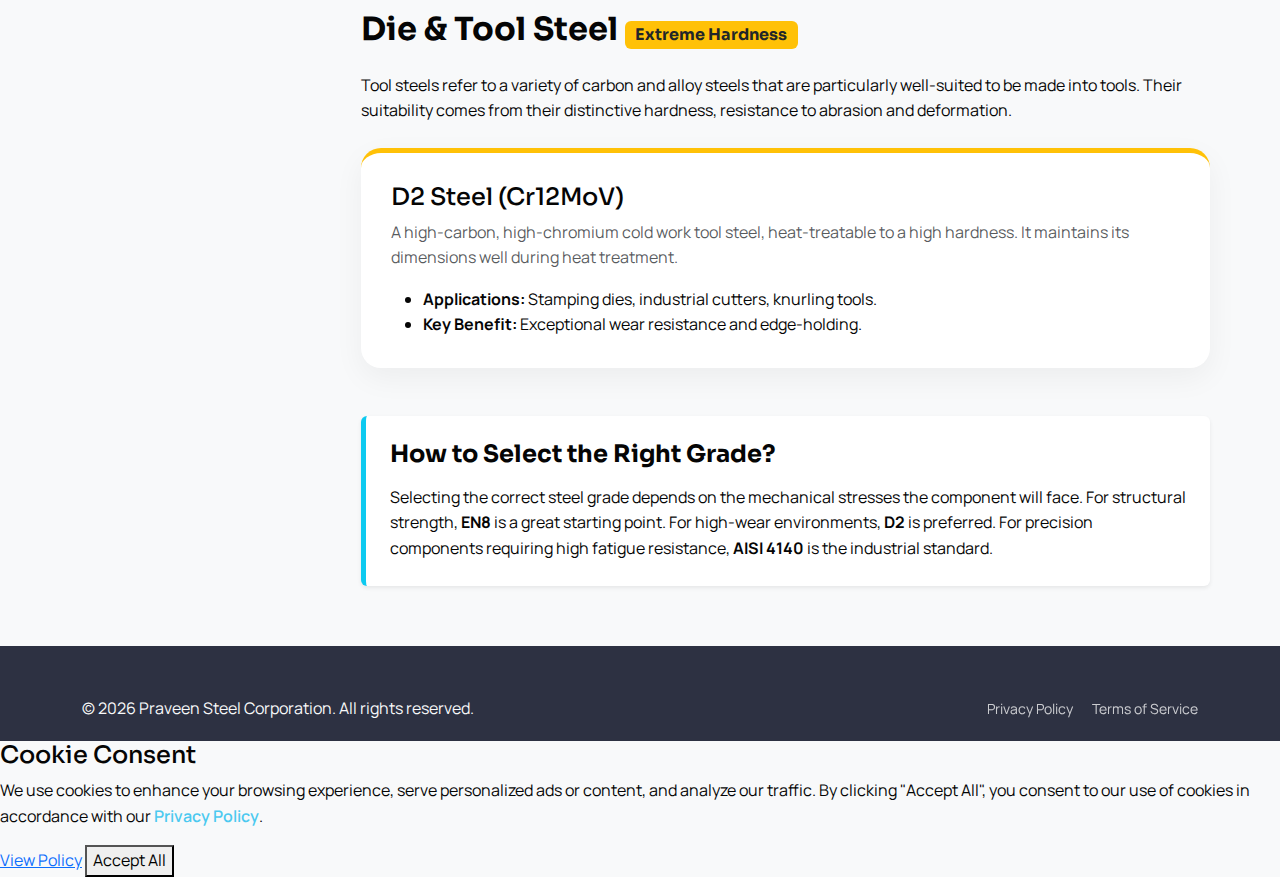
<file: guides/steel-grades-guide.html>
<!DOCTYPE html>
<html lang="en">

<head>
    <meta charset="UTF-8">
    <meta name="viewport" content="width=device-width, initial-scale=1.0">
    <meta name="description" content="Comprehensive Guide to Alloy Steel Grades - Detailed insights into AISI 4140, EN8, EN24, D2 Steel, and more for industrial engineering.">
    <title>Steel Grades Comprehensive Guide | Praveen Steel Corporation</title>
    <!-- Bootstrap 5 -->
    <link href="https://cdn.jsdelivr.net/npm/bootstrap@5.3.3/dist/css/bootstrap.min.css" rel="stylesheet">
    <!-- Google Fonts -->
    <link
        href="https://fonts.googleapis.com/css2?family=Manrope:wght@400;500;600;700;800&family=Sora:wght@500;600;700;800&display=swap"
        rel="stylesheet">
    <!-- Font Awesome -->
    <link rel="stylesheet" href="https://cdnjs.cloudflare.com/ajax/libs/font-awesome/6.5.0/css/all.min.css">
    <!-- Custom CSS -->
    <link rel="stylesheet" href="../css/style.css">
    <style>
        .guide-section { padding: 60px 0; }
        .grade-card { background: white; border-radius: 20px; padding: 30px; margin-bottom: 30px; box-shadow: 0 10px 30px rgba(0,0,0,0.05); }
        .toc-sidebar { position: sticky; top: 100px; }
        .toc-link { display: block; padding: 10px 0; color: #485460; text-decoration: none; border-bottom: 1px solid #eee; transition: all 0.3s; }
        .toc-link:hover { color: #00d2ff; padding-left: 5px; }
    </style>
</head>

<body class="bg-light">
    <!-- Navbar -->
    <nav class="navbar navbar-expand-lg navbar-dark fixed-top" id="mainNavbar">
        <div class="container">
            <a class="navbar-brand" href="../index.html"><img src="../img/logo.png" alt="Praveen Steel Corporation" height="50" loading="lazy"></a>
            <button class="navbar-toggler" type="button" data-bs-toggle="collapse" data-bs-target="#navbarNav">
                <span class="navbar-toggler-icon"></span>
            </button>
            <div class="collapse navbar-collapse" id="navbarNav">
                <ul class="navbar-nav ms-auto">
                    <li class="nav-item"><a class="nav-link" href="../index.html">Home</a></li>
                    <li class="nav-item"><a class="nav-link" href="../calculator.html">Calculator</a></li>
                </ul>
            </div>
        </div>
    </nav>

    <!-- Hero -->
    <section class="py-5 mt-5 bg-dark text-white">
        <div class="container py-5">
            <div class="row align-items-center">
                <div class="col-lg-8">
                    <h1 class="display-4 fw-bold">Understanding <span class="text-info">Steel Grades</span></h1>
                    <p class="lead opacity-75">A technical guide to alloy, carbon, and tool steel profiles supplied by Praveen Steel Corporation.</p>
                </div>
            </div>
        </div>
    </section>

    <!-- Main Content -->
    <div class="container guide-section">
        <div class="row">
            <!-- Sidebar -->
            <div class="col-lg-3 d-none d-lg-block">
                <div class="toc-sidebar">
                    <h5 class="fw-bold mb-3">Quick Navigation</h5>
                    <a href="#alloy-steel" class="toc-link">Alloy Steel (AISI 4140/4340)</a>
                    <a href="#carbon-steel" class="toc-link">Carbon Steel (EN8/EN9)</a>
                    <a href="#die-steel" class="toc-link">Die & Tool Steel (D2/D3)</a>
                    <a href="#selection" class="toc-link">How to Select Grades?</a>
                </div>
            </div>

            <!-- Content -->
            <div class="col-lg-9">
                <div id="alloy-steel" class="mb-5">
                    <h2 class="fw-bold mb-4">Alloy Steel <span class="badge bg-primary fs-6">Versatile & Tough</span></h2>
                    <p class="mb-4">Alloy steels are steels with small amounts of one or more alloying elements (other than carbon) such as manganese, silicon, nickel, titanium, copper, chromium and aluminum. These elements added to steel give it specific properties that are not found in ordinary carbon steel.</p>
                    
                    <div class="grade-card border-top border-5 border-primary">
                        <h4>AISI 4140 / EN19</h4>
                        <p class="text-muted">A chromium-molybdenum alloy steel with high hardenability and good fatigue strength. It is widely used for gears, bolts, and shafts in the automotive and aerospace industries.</p>
                        <ul class="mb-0">
                            <li><strong>Applications:</strong> Structural parts, high-tensile fasteners, hydraulic shafts.</li>
                            <li><strong>Key Benefit:</strong> Excellent balance of strength and toughness.</li>
                        </ul>
                    </div>

                    <div class="grade-card border-top border-5 border-primary">
                        <h4>AISI 4340 / EN24</h4>
                        <p class="text-muted">A nickel-chromium-molybdenum alloy steel noted for its toughness and ability to develop high strength in the heat-treated condition while retaining good fatigue strength.</p>
                        <ul class="mb-0">
                            <li><strong>Applications:</strong> Heavy-duty axles, crankshafts, high-torque gears.</li>
                            <li><strong>Key Benefit:</strong> Superior hardenability and impact resistance.</li>
                        </ul>
                    </div>
                </div>

                <div id="carbon-steel" class="mb-5">
                    <h2 class="fw-bold mb-4">Carbon Steel <span class="badge bg-success fs-6">Cost-Effective & Reliable</span></h2>
                    <p class="mb-4">Carbon steel is the most commonly used steel in the world. It contains carbon as the primary alloying element. Depending on the carbon content, it can be mild or high-tensile.</p>
                    
                    <div class="grade-card border-top border-5 border-success">
                        <h4>EN8 (080M40)</h4>
                        <p class="text-muted">An unalloyed medium carbon steel grade with reasonable tensile strength. It is usually supplied in the cold-drawn or as-rolled condition.</p>
                        <ul class="mb-0">
                            <li><strong>Applications:</strong> Automotive studs, basic gears, link bars, keys.</li>
                            <li><strong>Key Benefit:</strong> High availability and excellent machinability.</li>
                        </ul>
                    </div>
                </div>

                <div id="die-steel" class="mb-5">
                    <h2 class="fw-bold mb-4">Die & Tool Steel <span class="badge bg-warning text-dark fs-6">Extreme Hardness</span></h2>
                    <p class="mb-4">Tool steels refer to a variety of carbon and alloy steels that are particularly well-suited to be made into tools. Their suitability comes from their distinctive hardness, resistance to abrasion and deformation.</p>
                    
                    <div class="grade-card border-top border-5 border-warning">
                        <h4>D2 Steel (Cr12MoV)</h4>
                        <p class="text-muted">A high-carbon, high-chromium cold work tool steel, heat-treatable to a high hardness. It maintains its dimensions well during heat treatment.</p>
                        <ul class="mb-0">
                            <li><strong>Applications:</strong> Stamping dies, industrial cutters, knurling tools.</li>
                            <li><strong>Key Benefit:</strong> Exceptional wear resistance and edge-holding.</li>
                        </ul>
                    </div>
                </div>

                <div id="selection" class="p-4 bg-white rounded shadow-sm border-start border-5 border-info">
                    <h4 class="fw-bold mb-3">How to Select the Right Grade?</h4>
                    <p class="mb-0">Selecting the correct steel grade depends on the mechanical stresses the component will face. For structural strength, <strong>EN8</strong> is a great starting point. For high-wear environments, <strong>D2</strong> is preferred. For precision components requiring high fatigue resistance, <strong>AISI 4140</strong> is the industrial standard.</p>
                </div>
            </div>
        </div>
    </div>

    <!-- Footer -->
    <footer>
        <div class="container">
            <div class="row align-items-center">
                <div class="col-md-6">
                    <p class="mb-0">&copy; 2026 Praveen Steel Corporation. All rights reserved.</p>
                </div>
                <div class="col-md-6 text-md-end">
                    <a href="../privacy.html" class="text-white opacity-75 me-3 text-decoration-none small">Privacy Policy</a>
                    <a href="../terms.html" class="text-white opacity-75 text-decoration-none small">Terms of Service</a>
                </div>
            </div>
        </div>
    </footer>

    <script src="https://cdn.jsdelivr.net/npm/bootstrap@5.3.3/dist/js/bootstrap.bundle.min.js"></script>
    <script src="../js/main.js"></script>
</body>

</html>
</file>
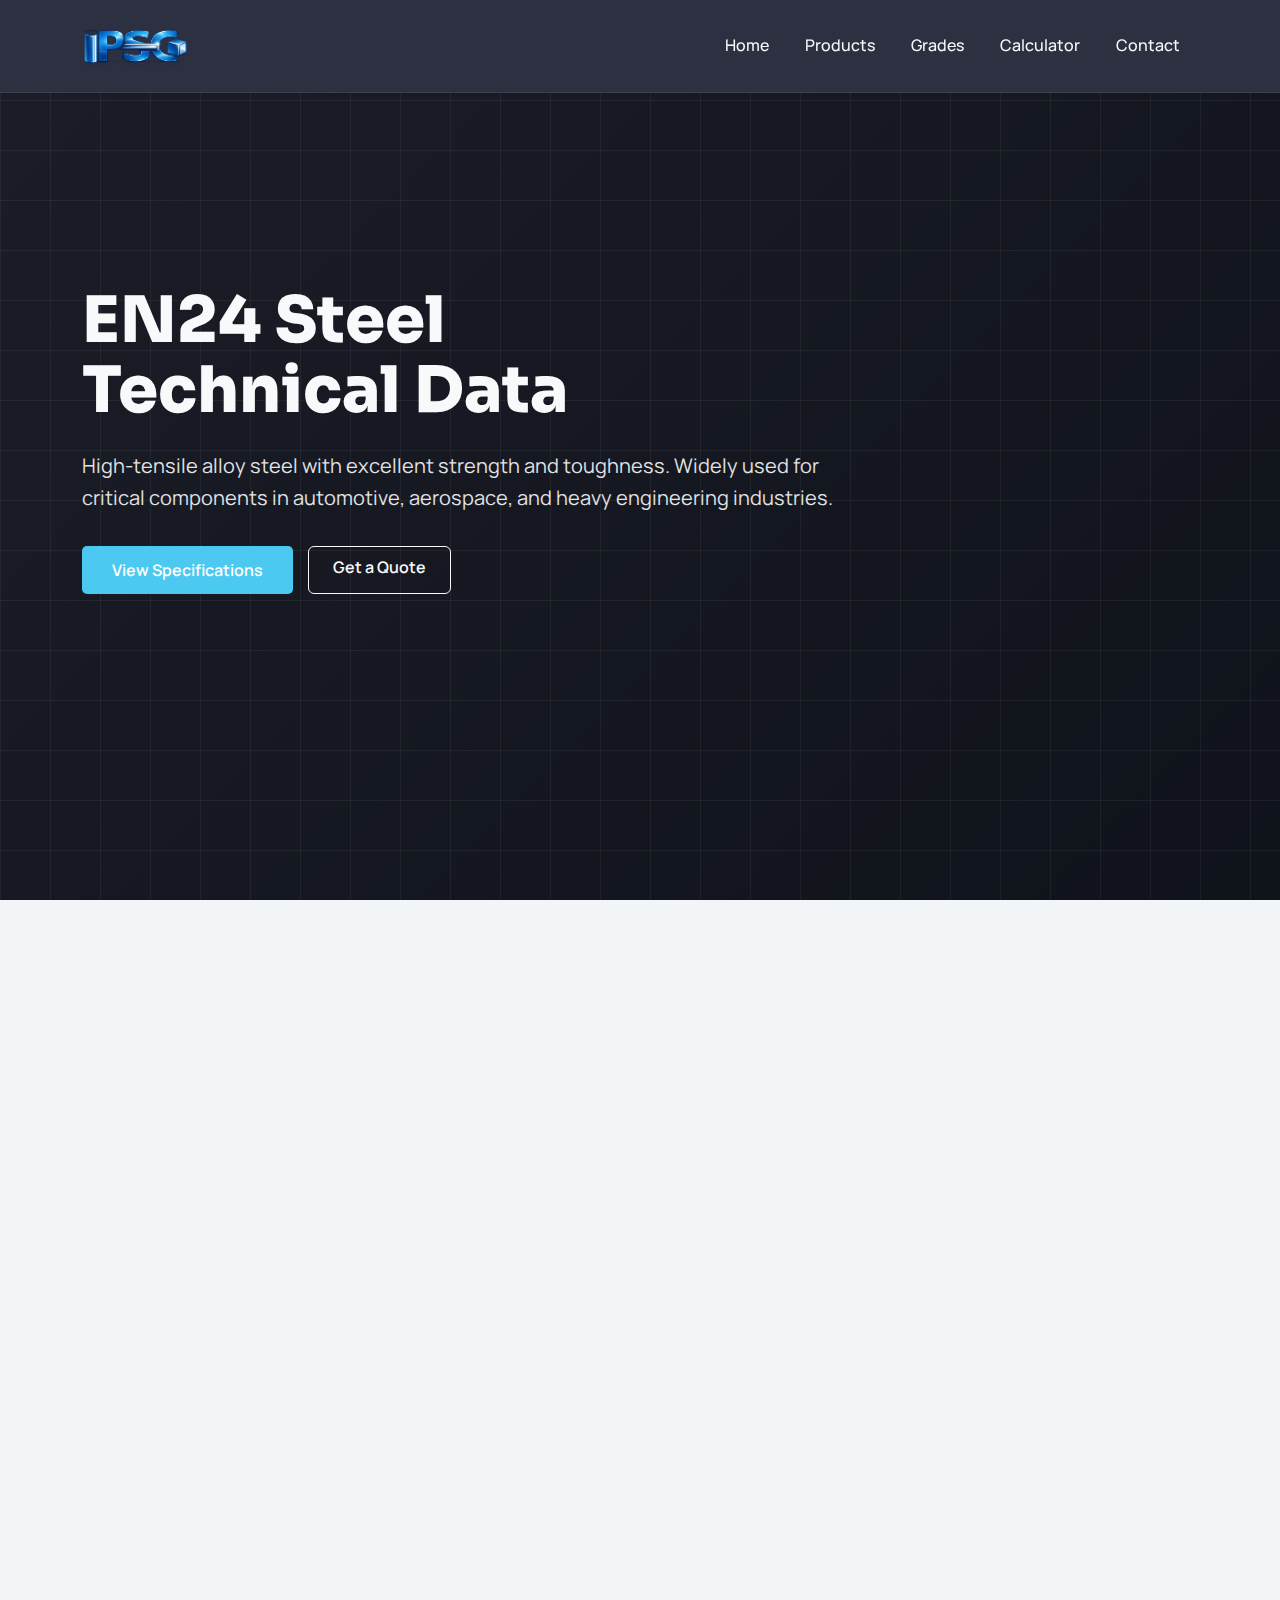
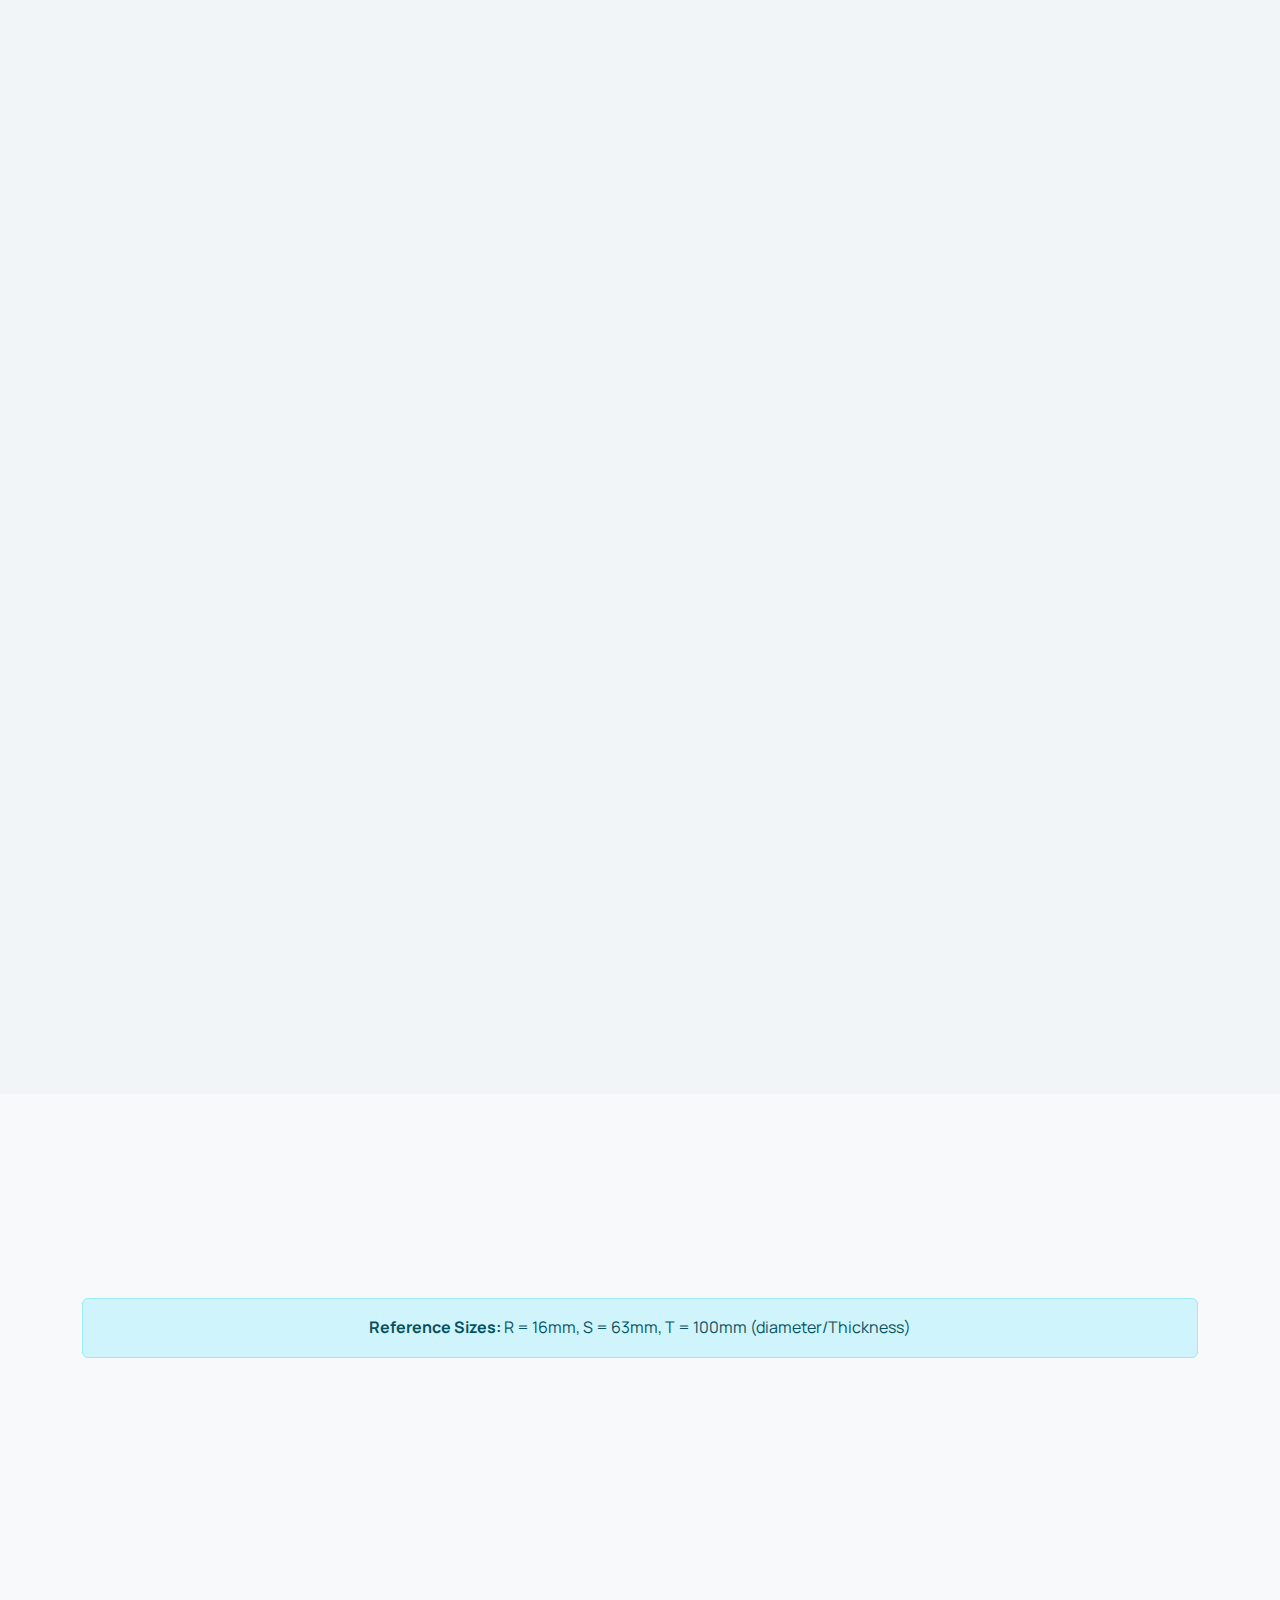
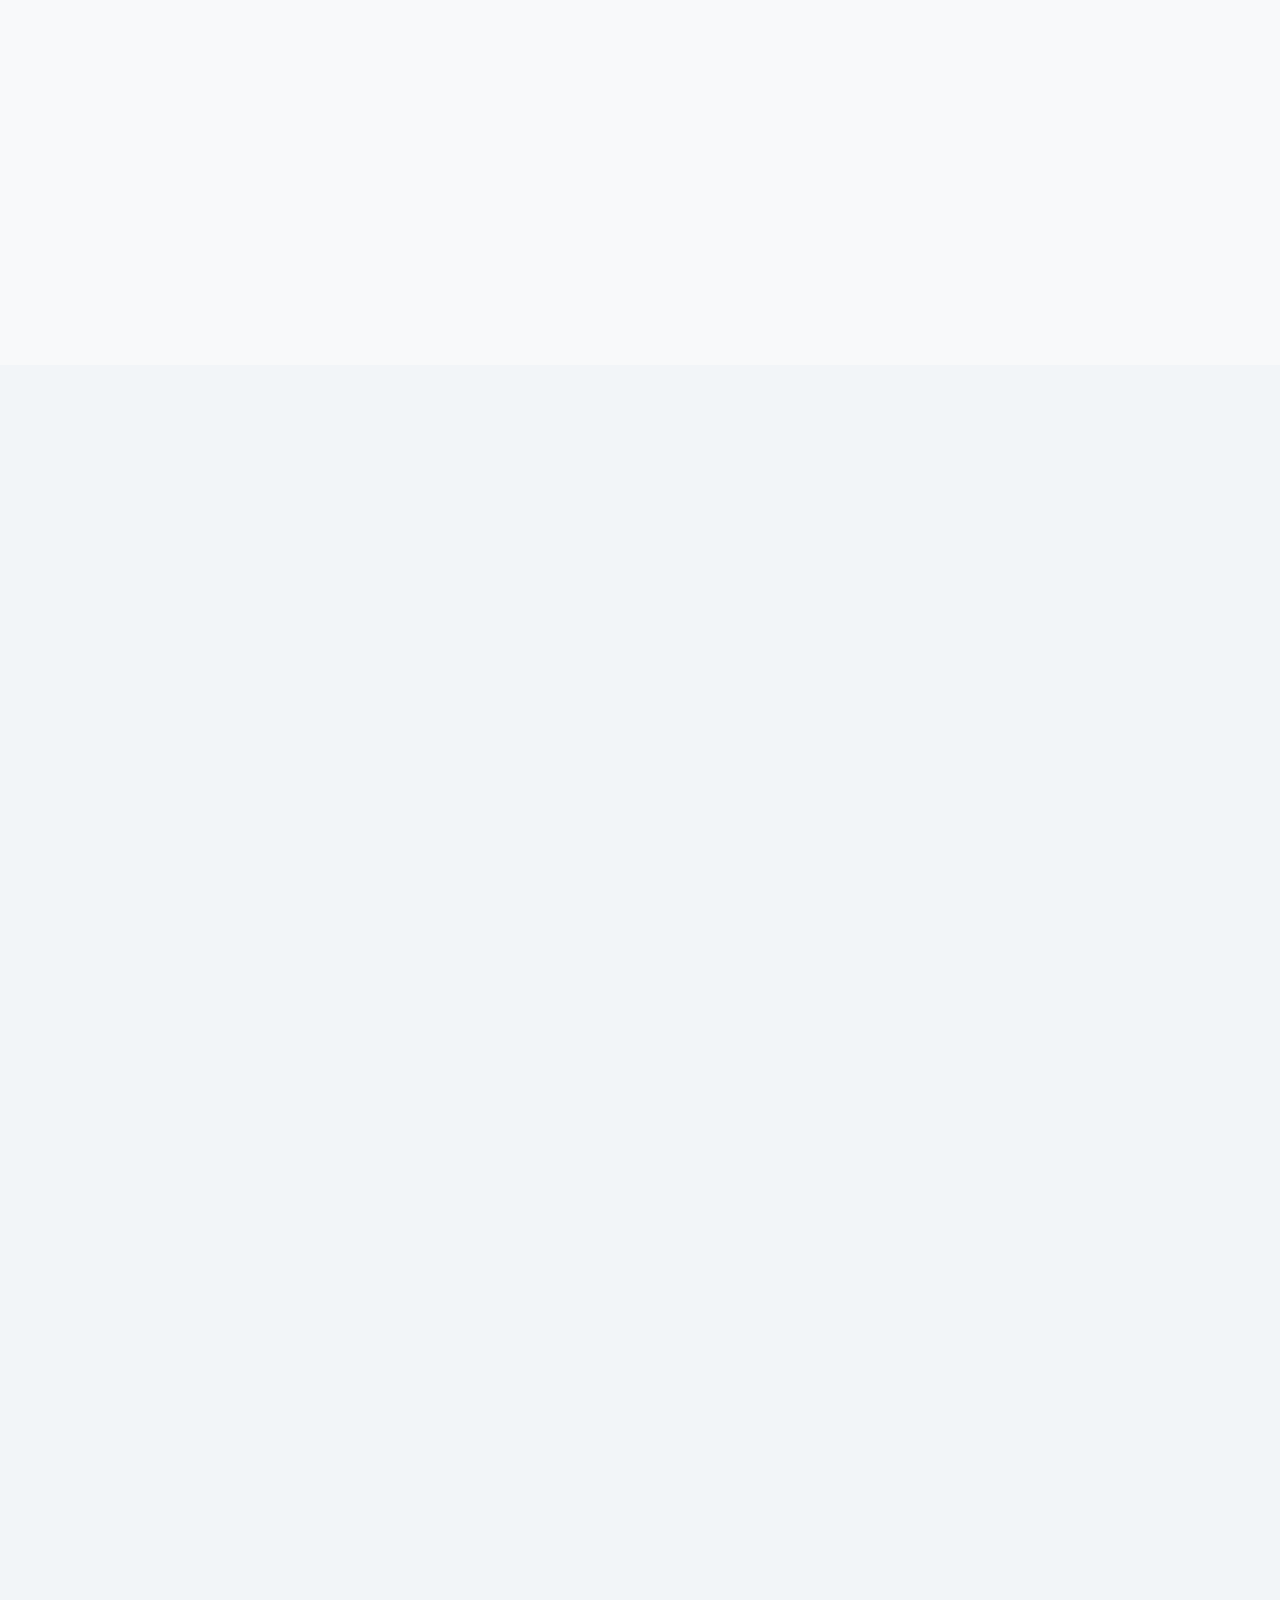
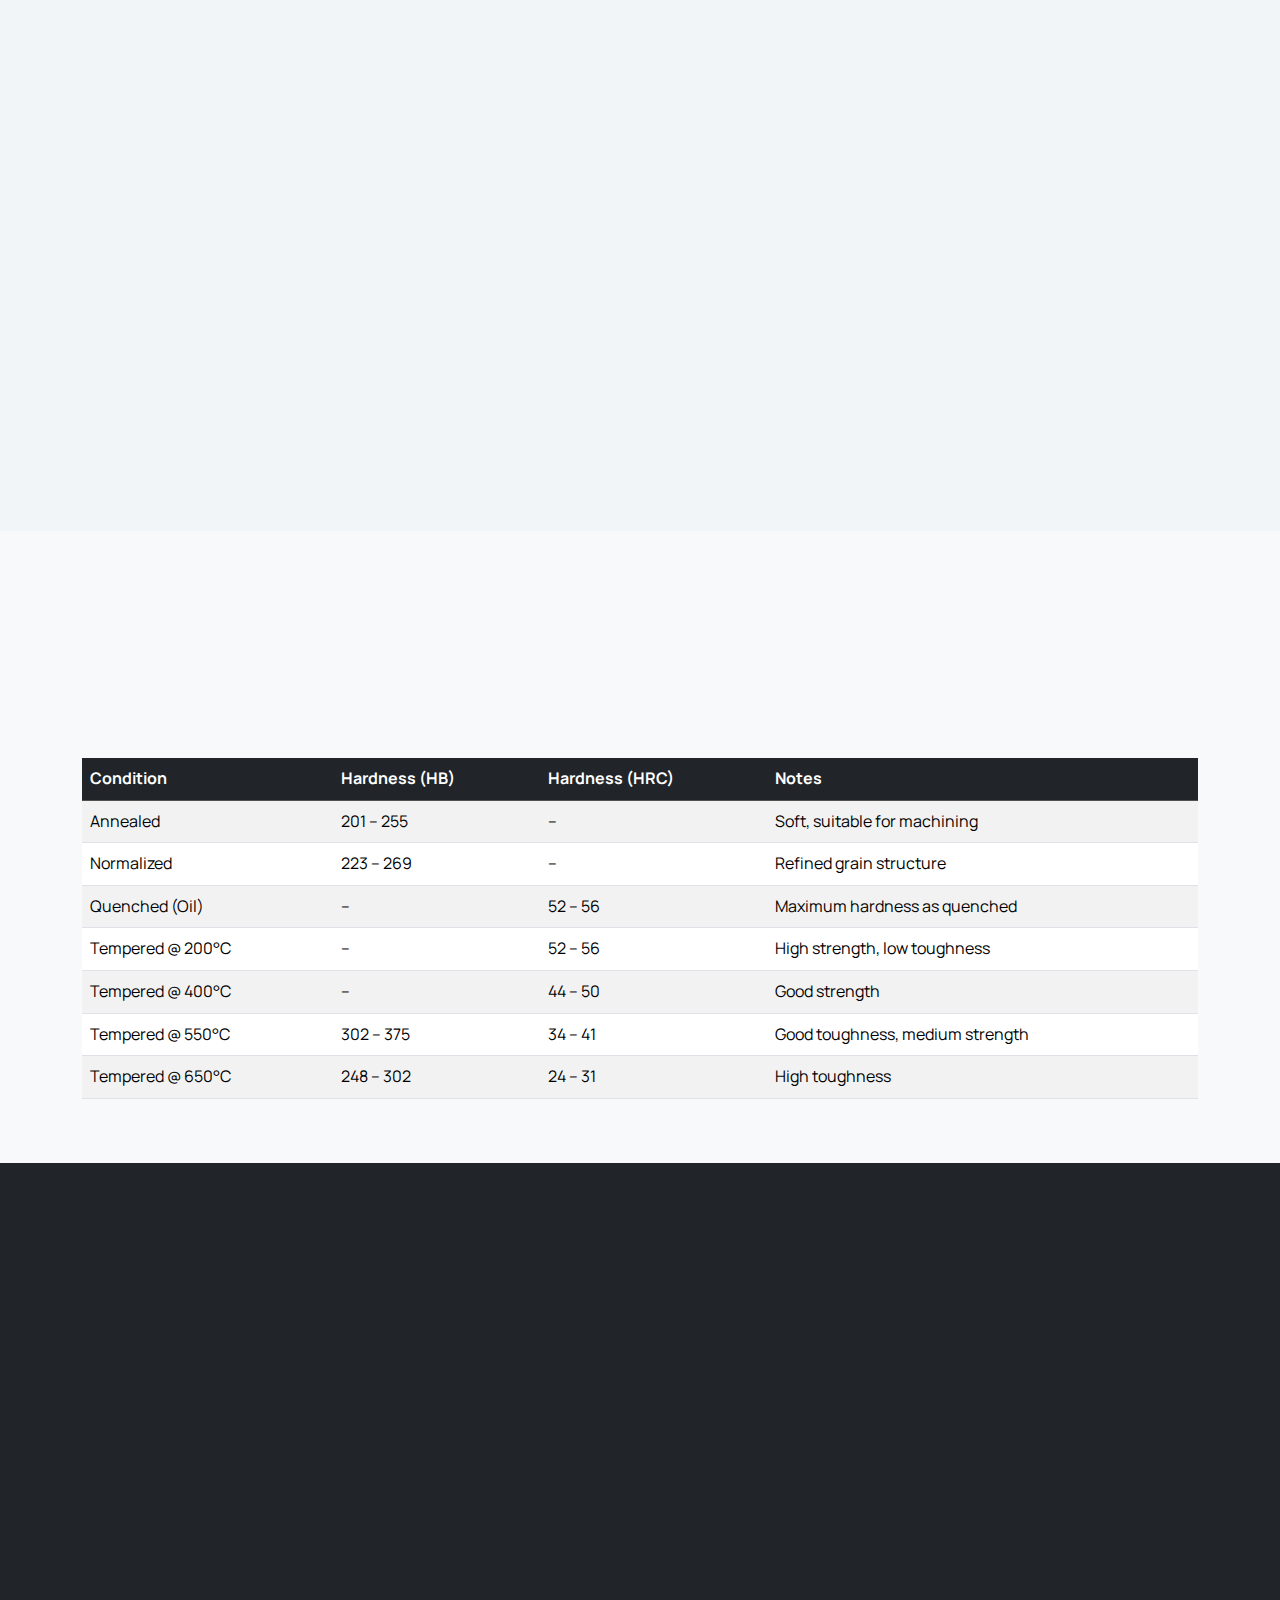
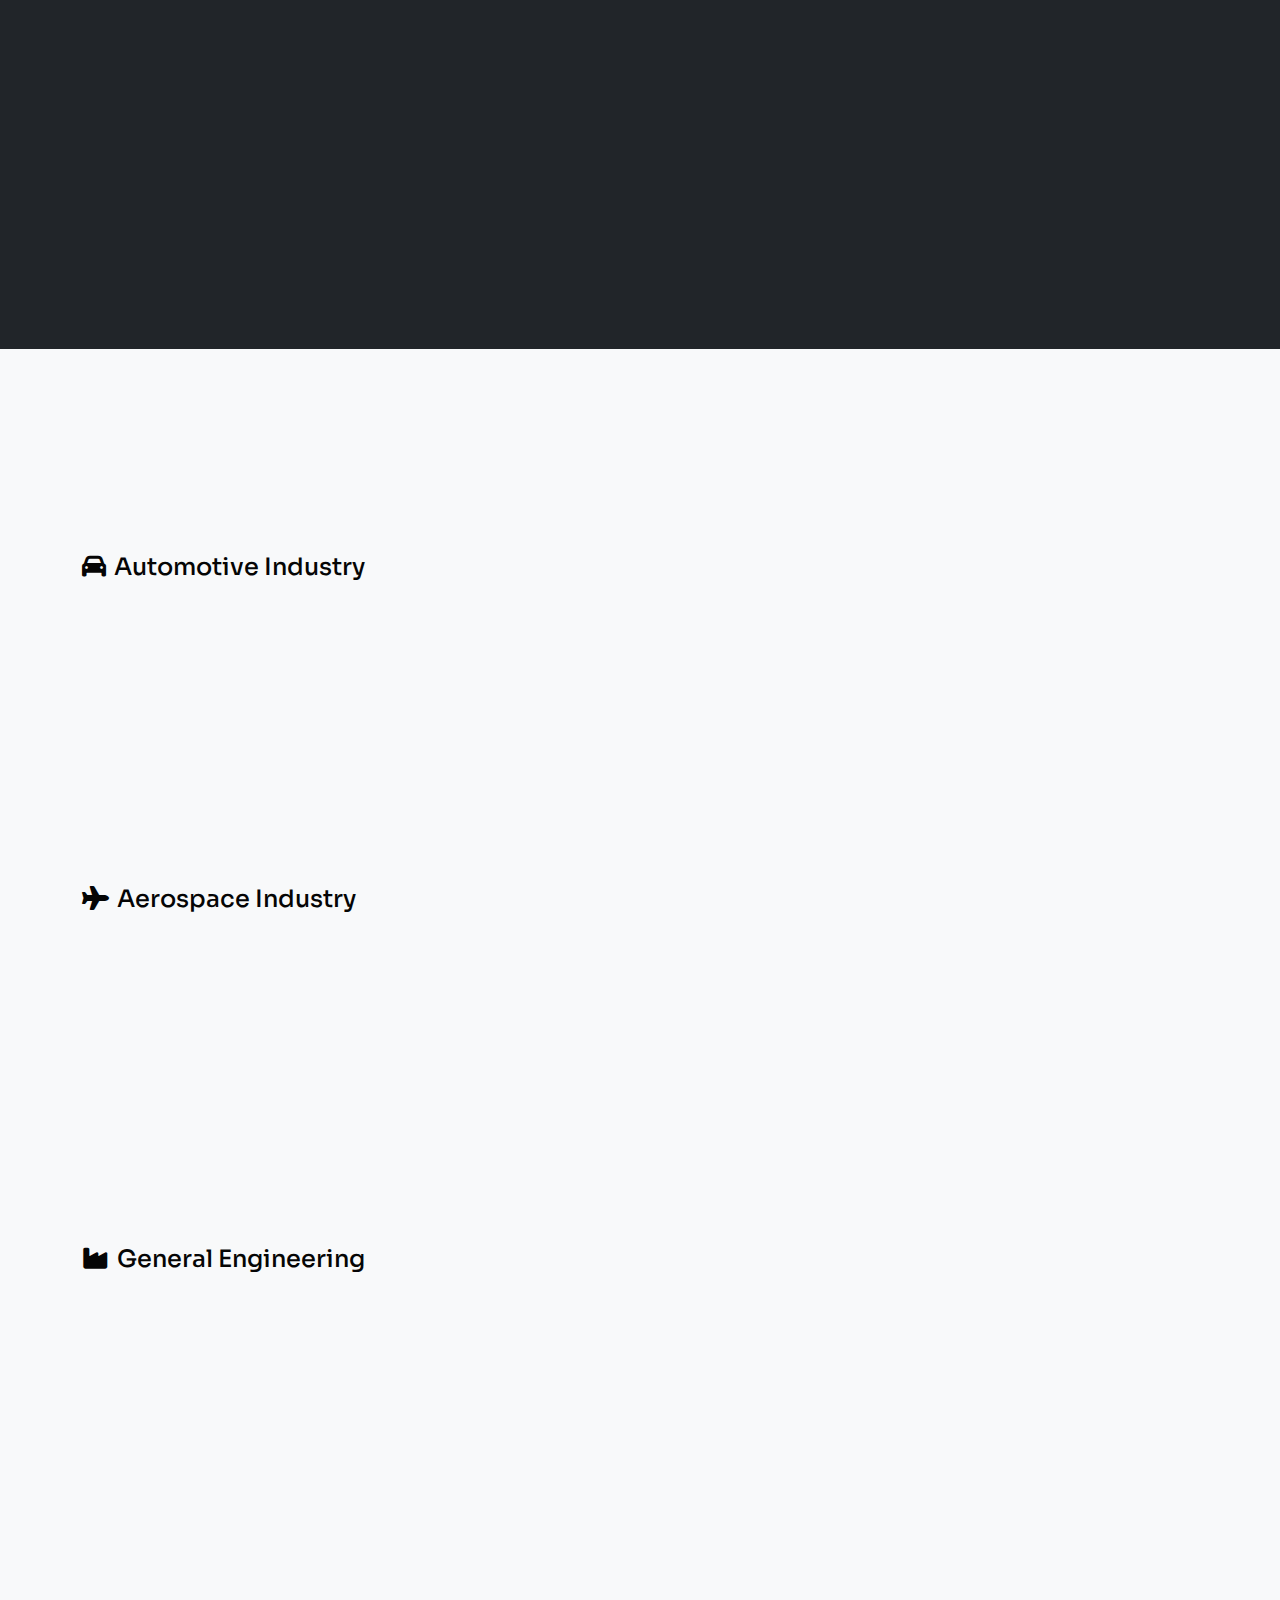
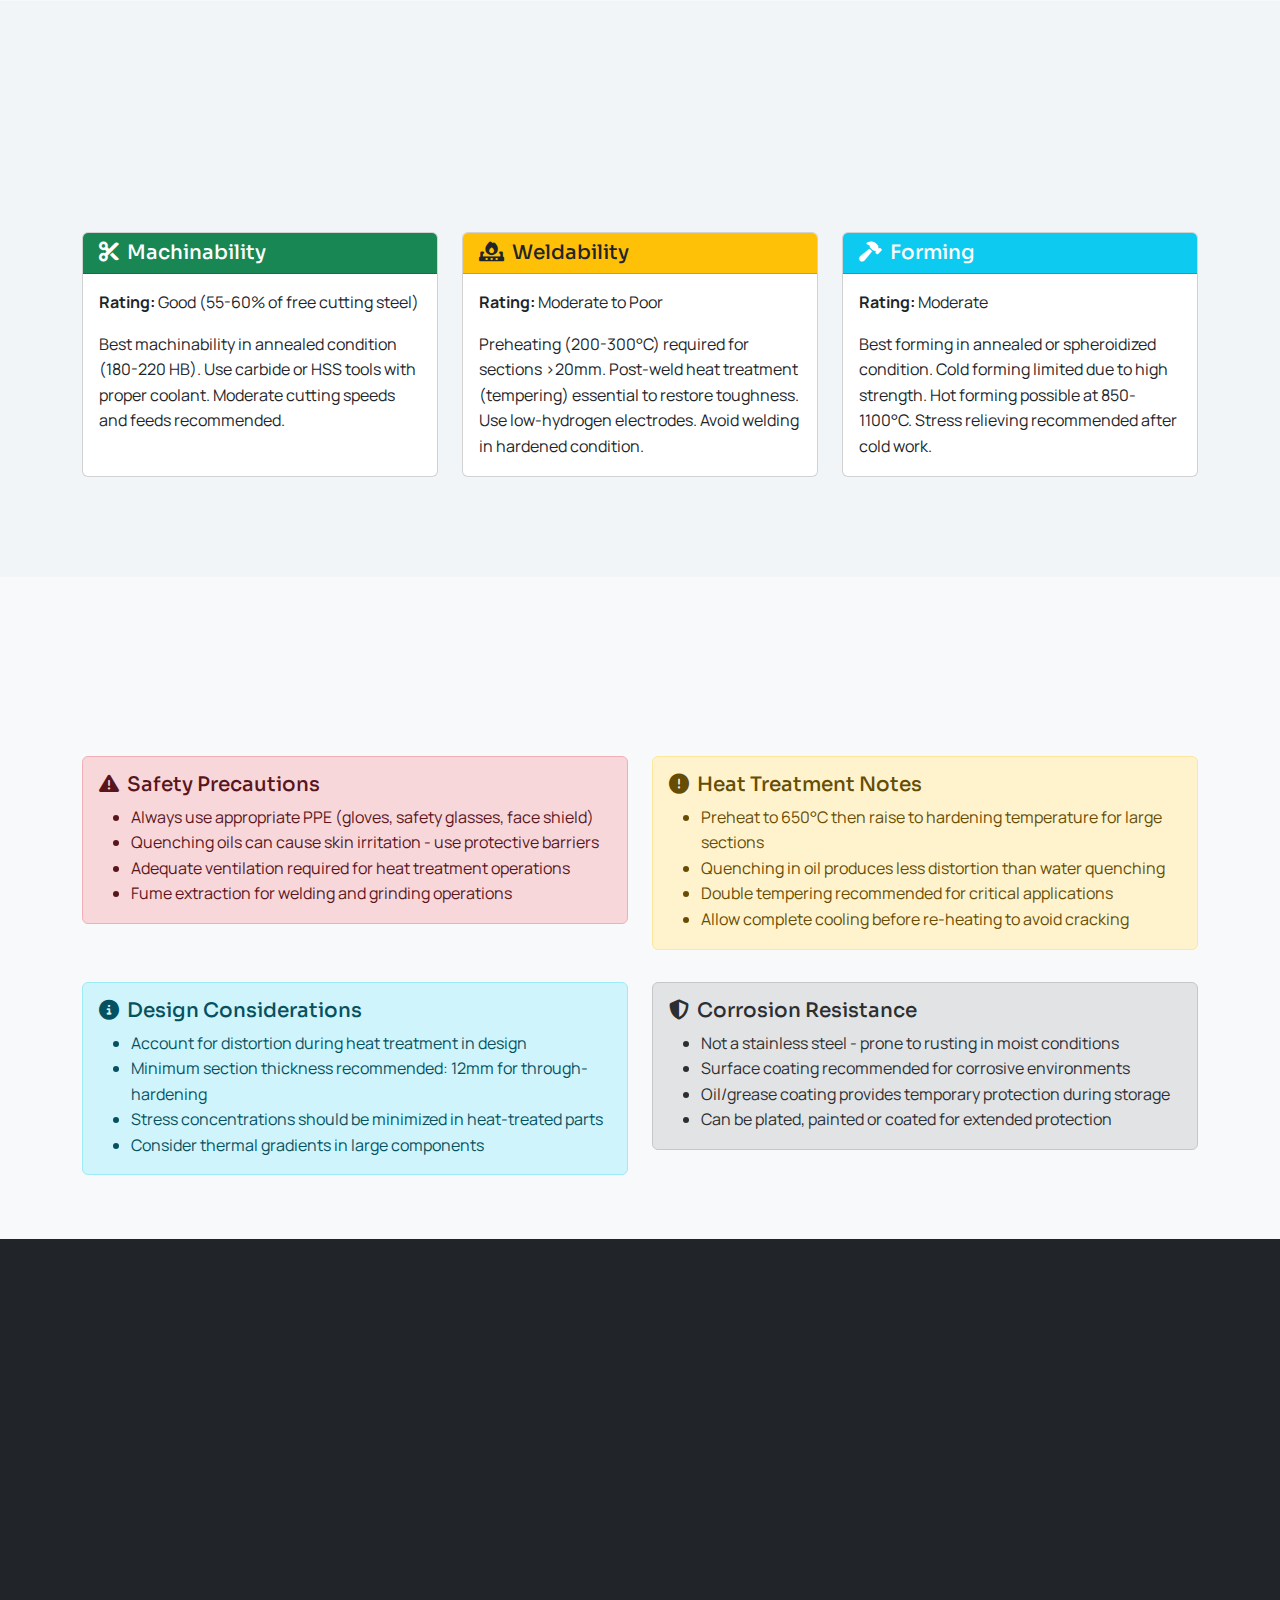
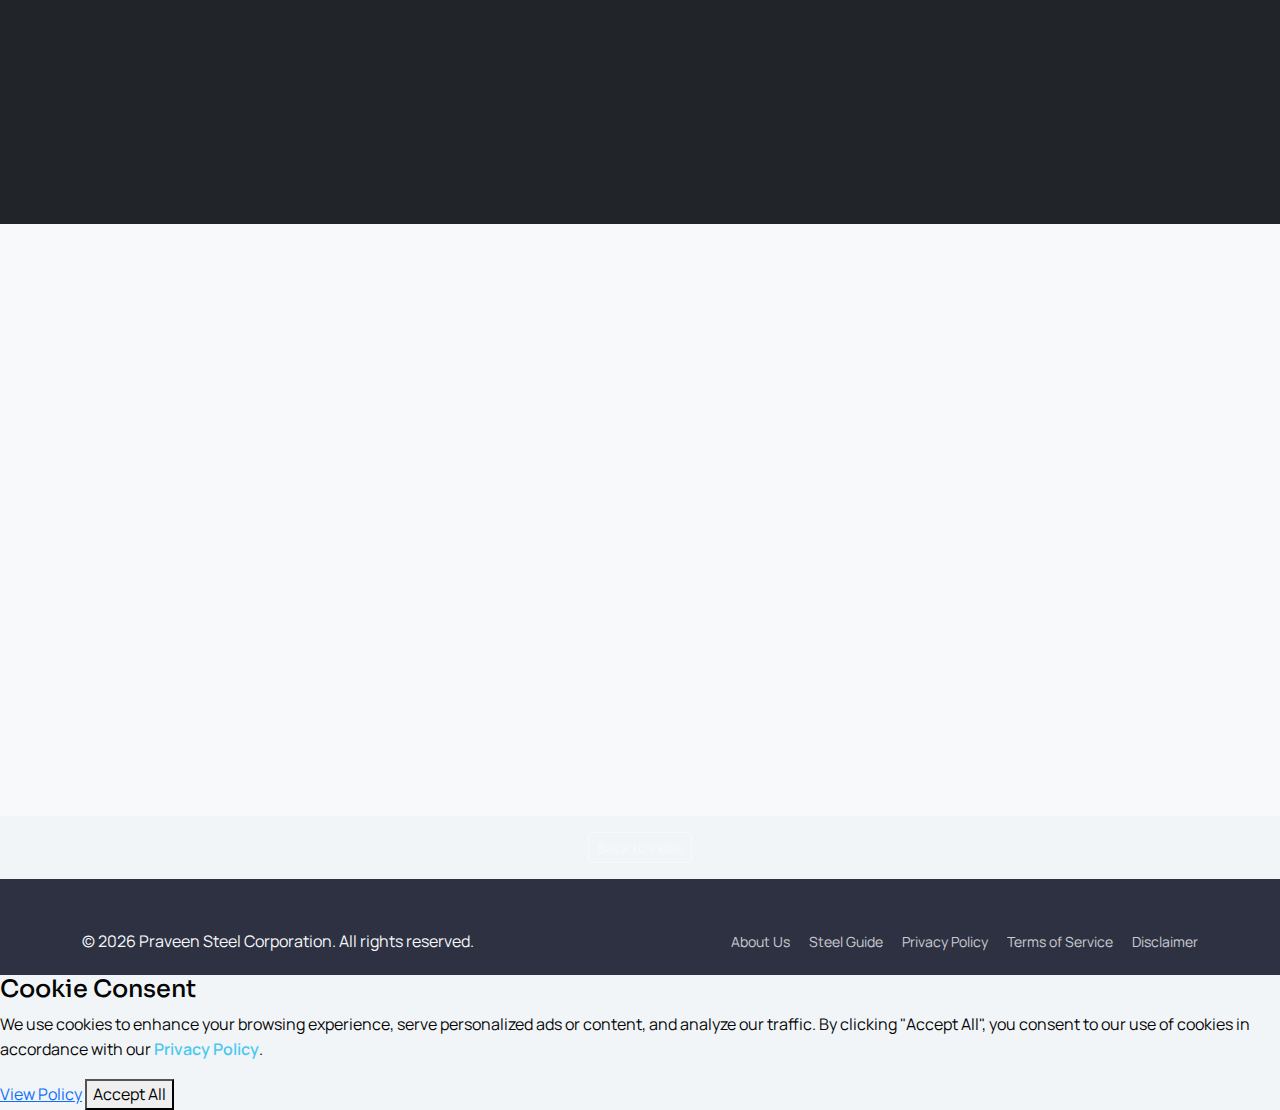
<file: technicals/en24-steel.html>
<!DOCTYPE html>
<html lang="en">

<head>
    <meta charset="UTF-8">
    <meta name="viewport" content="width=device-width, initial-scale=1.0">
    <link rel="canonical" href="https://praveensteel.com/technicals/en24-steel.html">
    <link rel="icon" type="image/png" href="../img/logo.png">
    <title>EN24 Steel Technical Data | Praveen Steel Corporation</title>
    <meta name="description"
        content="Comprehensive EN24 steel technical data. Chemical composition, mechanical properties, heat treatment, and applications. Leading supplier in Faridabad.">

    <!-- Open Graph -->
    <meta property="og:type" content="article">
    <meta property="og:url" content="https://praveensteel.com/technicals/en24-steel.html">
    <meta property="og:title" content="EN24 / 4340 Steel Technical Guide - Specifications & Properties">
    <meta property="og:description"
        content="Comprehensive guide to EN24 (34CrNiMo6, 4340) steel properties, heat treatment and applications. Industrial data for engineers.">

    <!-- Structured Data -->
    <script type="application/ld+json">
    {
      "@context": "https://schema.org",
      "@type": "TechArticle",
      "headline": "EN24 Steel Technical Data & Specifications",
      "description": "Technical data sheet for EN24 steel including chemical composition, mechanical properties, heat treatment procedures, and international equivalents.",
      "author": {
        "@type": "Organization",
        "name": "Praveen Steel Corporation"
      }
    }
    </script>

    <!-- Bootstrap 5 -->
    <link href="https://cdn.jsdelivr.net/npm/bootstrap@5.3.3/dist/css/bootstrap.min.css" rel="stylesheet">
    <!-- Google Fonts -->
    <link
        href="https://fonts.googleapis.com/css2?family=Manrope:wght@400;500;600;700;800&family=Sora:wght@500;600;700;800&display=swap"
        rel="stylesheet">
    <!-- Font Awesome -->
    <link rel="stylesheet" href="https://cdnjs.cloudflare.com/ajax/libs/font-awesome/6.5.0/css/all.min.css">
    <!-- Custom CSS -->
    <link rel="stylesheet" href="../css/style.css">
</head>

<body>
    <!-- Navbar -->
    <nav class="navbar navbar-expand-lg navbar-dark fixed-top" id="mainNavbar">
        <div class="container">
            <a class="navbar-brand" href="../index.html"><img src="../img/logo.png" alt="Praveen Steel Corporation Logo"
                    title="Praveen Steel Corporation Home" height="50"></a>
            <button class="navbar-toggler" type="button" data-bs-toggle="collapse" data-bs-target="#navbarNav">
                <span class="navbar-toggler-icon"></span>
            </button>
            <div class="collapse navbar-collapse" id="navbarNav">
                <ul class="navbar-nav ms-auto">
                    <li class="nav-item"><a class="nav-link" href="../index.html#home">Home</a></li>
                    <li class="nav-item"><a class="nav-link" href="../index.html#products">Products</a></li>
                    <li class="nav-item"><a class="nav-link" href="../index.html#grades">Grades</a></li>
                    <li class="nav-item"><a class="nav-link" href="../calculator.html">Calculator</a></li>
                    <li class="nav-item"><a class="nav-link" href="../index.html#contact">Contact</a></li>
                </ul>
            </div>
        </div>
    </nav>

    <!-- Hero Section -->
    <section id="home" class="hero">
        <div class="container">
            <div class="hero-content animate-up">
                <h1>EN24 Steel<br><span>Technical Data</span></h1>
                <p>High-tensile alloy steel with excellent strength and toughness. Widely used for critical components in automotive, aerospace, and heavy engineering industries.</p>
                <div class="hero-actions">
                    <a href="#specifications" class="btn btn-primary-custom">View Specifications</a>
                    <a href="#contact" class="btn btn-outline-light px-4 py-2 fw-semibold">Get a Quote</a>
                </div>
            </div>
        </div>
    </section>

    <!-- Chemical Composition Section -->
    <section id="chemical">
        <div class="container">
            <div class="section-title reveal">
                <h2>Specifications</h2>
                <p class="text-muted">EN24 steel standard specifications as per EN 10083-1</p>
            </div>
            <div class="grades-container reveal">
                <div class="section-title">
                    <h2 class="text-white">Chemical Composition (%)</h2>
                </div>
                <div class="row">
                    <div class="col-lg-6">
                        <div class="table-responsive">
                            <table class="table table-custom">
                                <thead>
                                    <tr>
                                        <th>Element</th>
                                        <th>Content (%)</th>
                                    </tr>
                                </thead>
                                <tbody>
                                    <tr>
                                        <td>Carbon (C)</td>
                                        <td>0.30 – 0.38</td>
                                    </tr>
                                    <tr>
                                        <td>Silicon (Si)</td>
                                        <td>0.10 – 0.40</td>
                                    </tr>
                                    <tr>
                                        <td>Manganese (Mn)</td>
                                        <td>0.50 – 0.80</td>
                                    </tr>
                                    <tr>
                                        <td>Phosphorus (P)</td>
                                        <td>0.035 max</td>
                                    </tr>
                                    <tr>
                                        <td>Sulphur (S)</td>
                                        <td>0.035 max</td>
                                    </tr>
                                    <tr>
                                        <td>Chromium (Cr)</td>
                                        <td>1.30 – 1.70</td>
                                    </tr>
                                </tbody>
                            </table>
                        </div>
                    </div>
                    <div class="col-lg-6">
                        <div class="table-responsive">
                            <table class="table table-custom">
                                <thead>
                                    <tr>
                                        <th>Element</th>
                                        <th>Content (%)</th>
                                    </tr>
                                </thead>
                                <tbody>
                                    <tr>
                                        <td>Nickel (Ni)</td>
                                        <td>1.30 – 1.70</td>
                                    </tr>
                                    <tr>
                                        <td>Molybdenum (Mo)</td>
                                        <td>0.15 – 0.30</td>
                                    </tr>
                                    <tr>
                                        <td>Aluminum (Al)</td>
                                        <td>0.015 – 0.060</td>
                                    </tr>
                                    <tr>
                                        <td>Copper (Cu)</td>
                                        <td>0.40 max</td>
                                    </tr>
                                    <tr>
                                        <td>Tin (Sn)</td>
                                        <td>0.030 max</td>
                                    </tr>
                                    <tr>
                                        <td>Vanadium (V)</td>
                                        <td>0.12 max</td>
                                    </tr>
                                </tbody>
                            </table>
                        </div>
                    </div>
                </div>
            </div>
        </div>
    </section>

    <!-- Mechanical Properties Section - Annealed -->
    <section>
        <div class="container">
            <div class="section-title reveal">
                <h2>Mechanical Properties - Annealed Condition</h2>
                <p class="text-muted">Typical mechanical properties in annealed condition</p>
            </div>
            <div class="row g-4">
                <div class="col-md-3">
                    <div class="product-card reveal">
                        <div class="product-icon"><i class="fas fa-arrows-alt"></i></div>
                        <h4>Tensile Strength</h4>
                        <p>700 – 850 MPa</p>
                    </div>
                </div>
                <div class="col-md-3">
                    <div class="product-card reveal">
                        <div class="product-icon"><i class="fas fa-compress-arrows-alt"></i></div>
                        <h4>Yield Strength</h4>
                        <p>380 MPa (min)</p>
                    </div>
                </div>
                <div class="col-md-3">
                    <div class="product-card reveal">
                        <div class="product-icon"><i class="fas fa-ruler-horizontal"></i></div>
                        <h4>Elongation</h4>
                        <p>17 % (min)</p>
                    </div>
                </div>
                <div class="col-md-3">
                    <div class="product-card reveal">
                        <div class="product-icon"><i class="fas fa-compress-vi"></i></div>
                        <h4>Reduction of Area</h4>
                        <p>50 % (min)</p>
                    </div>
                </div>
            </div>
            <div class="row g-4 mt-2">
                <div class="col-md-3">
                    <div class="product-card reveal">
                        <div class="product-icon"><i class="fas fa-gem"></i></div>
                        <h4>Hardness</h4>
                        <p>201 – 255 HB</p>
                    </div>
                </div>
                <div class="col-md-3">
                    <div class="product-card reveal">
                        <div class="product-icon"><i class="fas fa-bolt"></i></div>
                        <h4>Impact (KV)</h4>
                        <p>50 J (min) @ 20°C</p>
                    </div>
                </div>
                <div class="col-md-3">
                    <div class="product-card reveal">
                        <div class="product-icon"><i class="fas fa-snowflake"></i></div>
                        <h4>Impact (KV)</h4>
                        <p>35 J (min) @ -20°C</p>
                    </div>
                </div>
                <div class="col-md-3">
                    <div class="product-card reveal">
                        <div class="product-icon"><i class="fas fa-thermometer-half"></i></div>
                        <h4>Impact (KV)</h4>
                        <p>25 J (min) @ -40°C</p>
                    </div>
                </div>
            </div>
        </div>
    </section>

    <!-- Mechanical Properties Section - Quenched & Tempered -->
    <section class="bg-light py-5">
        <div class="container">
            <div class="section-title reveal">
                <h2>Mechanical Properties - Quenched & Tempered</h2>
                <p class="text-muted">Typical mechanical properties after quenching and tempering (Oil quenched & tempered)</p>
            </div>
            <div class="alert alert-info text-center mb-4">
                <strong>Reference Sizes:</strong> R = 16mm, S = 63mm, T = 100mm (diameter/Thickness)
            </div>
            <div class="row g-4">
                <div class="col-md-3">
                    <div class="product-card reveal">
                        <div class="product-icon"><i class="fas fa-arrows-alt"></i></div>
                        <h4>Tensile Strength</h4>
                        <p>850 – 1000 MPa</p>
                    </div>
                </div>
                <div class="col-md-3">
                    <div class="product-card reveal">
                        <div class="product-icon"><i class="fas fa-compress-arrows-alt"></i></div>
                        <h4>Yield Strength</h4>
                        <p>680 MPa (min)</p>
                    </div>
                </div>
                <div class="col-md-3">
                    <div class="product-card reveal">
                        <div class="product-icon"><i class="fas fa-ruler-horizontal"></i></div>
                        <h4>Elongation</h4>
                        <p>13 % (min)</p>
                    </div>
                </div>
                <div class="col-md-3">
                    <div class="product-card reveal">
                        <div class="product-icon"><i class="fas fa-compress-vi"></i></div>
                        <h4>Reduction of Area</h4>
                        <p>50 % (min)</p>
                    </div>
                </div>
            </div>
            <div class="row g-4 mt-2">
                <div class="col-md-4">
                    <div class="product-card reveal">
                        <div class="product-icon"><i class="fas fa-gem"></i></div>
                        <h4>Hardness Range</h4>
                        <p>248 – 302 HB</p>
                    </div>
                </div>
                <div class="col-md-4">
                    <div class="product-card reveal">
                        <div class="product-icon"><i class="fas fa-bolt"></i></div>
                        <h4>Impact (KV)</h4>
                        <p>45 J (min) @ 20°C</p>
                    </div>
                </div>
                <div class="col-md-4">
                    <div class="product-card reveal">
                        <div class="product-icon"><i class="fas fa-thermometer"></i></div>
                        <h4>Elastic Modulus</h4>
                        <p>205 GPa</p>
                    </div>
                </div>
            </div>
        </div>
    </section>

    <!-- Heat Treatment Section -->
    <section>
        <div class="container">
            <div class="section-title reveal">
                <h2>Heat Treatment Procedures</h2>
                <p class="text-muted">Recommended heat treatment processes for EN24 steel</p>
            </div>
            
            <!-- Normalizing -->
            <div class="card mb-4 reveal">
                <div class="card-header bg-dark text-white">
                    <h5 class="mb-0"><i class="fas fa-temperature-high me-2"></i>Normalizing</h5>
                </div>
                <div class="card-body">
                    <div class="row">
                        <div class="col-md-6">
                            <ul class="list-group list-group-flush">
                                <li class="list-group-item"><strong>Temperature:</strong> 850 – 900°C</li>
                                <li class="list-group-item"><strong>Soaking Time:</strong> 1 hour per 25mm thickness</li>
                                <li class="list-group-item"><strong>Cooling:</strong> Air cool in still atmosphere</li>
                            </ul>
                        </div>
                        <div class="col-md-6">
                            <ul class="list-group list-group-flush">
                                <li class="list-group-item"><strong>Purpose:</strong> Refine grain structure, improve machinability</li>
                                <li class="list-group-item"><strong>Resulting Hardness:</strong> ~255 HB (max)</li>
                                <li class="list-group-item"><strong>Note:</strong> Recommended for sections >100mm</li>
                            </ul>
                        </div>
                    </div>
                </div>
            </div>

            <!-- Annealing -->
            <div class="card mb-4 reveal">
                <div class="card-header bg-secondary text-white">
                    <h5 class="mb-0"><i class="fas fa-fire me-2"></i>Full Annealing</h5>
                </div>
                <div class="card-body">
                    <div class="row">
                        <div class="col-md-6">
                            <ul class="list-group list-group-flush">
                                <li class="list-group-item"><strong>Temperature:</strong> 830 – 850°C</li>
                                <li class="list-group-item"><strong>Soaking Time:</strong> 1 hour per 25mm thickness</li>
                                <li class="list-group-item"><strong>Cooling:</strong> Furnace cool to 600°C at max 10°C/hr</li>
                            </ul>
                        </div>
                        <div class="col-md-6">
                            <ul class="list-group list-group-flush">
                                <li class="list-group-item"><strong>Purpose:</strong> Softest condition for machining</li>
                                <li class="list-group-item"><strong>Resulting Hardness:</strong> 201 – 255 HB</li>
                                <li class="list-group-item"><strong>Microstructure:</strong> Fine pearlite + ferrite</li>
                            </ul>
                        </div>
                    </div>
                </div>
            </div>

            <!-- Spheroidize Annealing -->
            <div class="card mb-4 reveal">
                <div class="card-header bg-secondary text-white">
                    <h5 class="mb-0"><i class="fas fa-circle-notch me-2"></i>Spheroidize Annealing</h5>
                </div>
                <div class="card-body">
                    <div class="row">
                        <div class="col-md-6">
                            <ul class="list-group list-group-flush">
                                <li class="list-group-item"><strong>Temperature:</strong> 680 – 700°C</li>
                                <li class="list-group-item"><strong>Soaking Time:</strong> 2 – 4 hours</li>
                                <li class="list-group-item"><strong>Cooling:</strong> Furnace cool</li>
                            </ul>
                        </div>
                        <div class="col-md-6">
                            <ul class="list-group list-group-flush">
                                <li class="list-group-item"><strong>Purpose:</strong> Best machinability, easiest formability</li>
                                <li class="list-group-item"><strong>Resulting Hardness:</strong> 180 – 220 HB</li>
                                <li class="list-group-item"><strong>Note:</strong> For severe cold forming operations</li>
                            </ul>
                        </div>
                    </div>
                </div>
            </div>

            <!-- Quenching -->
            <div class="card mb-4 reveal">
                <div class="card-header bg-danger text-white">
                    <h5 class="mb-0"><i class="fas fa-tint me-2"></i>Quenching</h5>
                </div>
                <div class="card-body">
                    <div class="row">
                        <div class="col-md-6">
                            <ul class="list-group list-group-flush">
                                <li class="list-group-item"><strong>Hardening Temperature:</strong> 840 – 860°C</li>
                                <li class="list-group-item"><strong>Soaking Time:</strong> 30 min per 25mm thickness</li>
                                <li class="list-group-item"><strong>Quenching Medium:</strong> Oil (preferred for sections >20mm)</li>
                            </ul>
                        </div>
                        <div class="col-md-6">
                            <ul class="list-group list-group-flush">
                                <li class="list-group-item"><strong>Purpose:</strong> Achieve martensitic structure</li>
                                <li class="list-group-item"><strong>Resulting Hardness:</strong> 52 – 56 HRC</li>
                                <li class="list-group-item"><strong>Warning:</strong> Risk of distortion, preheat for large sections</li>
                            </ul>
                        </div>
                    </div>
                </div>
            </div>

            <!-- Tempering -->
            <div class="card mb-4 reveal">
                <div class="card-header bg-primary text-white">
                    <h5 class="mb-0"><i class="fas fa-temperature-low me-2"></i>Tempering</h5>
                </div>
                <div class="card-body">
                    <div class="table-responsive">
                        <table class="table table-bordered">
                            <thead class="table-dark">
                                <tr>
                                    <th>Tempering Temp (°C)</th>
                                    <th>Hardness (HRC)</th>
                                    <th>Tensile Strength (MPa)</th>
                                    <th>Yield Strength (MPa)</th>
                                    <th>Impact (J)</th>
                                </tr>
                            </thead>
                            <tbody>
                                <tr>
                                    <td>200</td>
                                    <td>52 – 56</td>
                                    <td>1800 – 2100</td>
                                    <td>1550 – 1800</td>
                                    <td>20 – 30</td>
                                </tr>
                                <tr>
                                    <td>300</td>
                                    <td>48 – 53</td>
                                    <td>1600 – 1900</td>
                                    <td>1350 – 1600</td>
                                    <td>25 – 35</td>
                                </tr>
                                <tr>
                                    <td>400</td>
                                    <td>44 – 50</td>
                                    <td>1400 – 1700</td>
                                    <td>1200 – 1450</td>
                                    <td>30 – 45</td>
                                </tr>
                                <tr>
                                    <td>500</td>
                                    <td>38 – 45</td>
                                    <td>1200 – 1450</td>
                                    <td>1000 – 1200</td>
                                    <td>40 – 60</td>
                                </tr>
                                <tr>
                                    <td>550</td>
                                    <td>34 – 41</td>
                                    <td>1050 – 1250</td>
                                    <td>880 – 1050</td>
                                    <td>50 – 70</td>
                                </tr>
                                <tr>
                                    <td>600</td>
                                    <td>28 – 36</td>
                                    <td>900 – 1100</td>
                                    <td>750 – 950</td>
                                    <td>60 – 80</td>
                                </tr>
                                <tr>
                                    <td>650</td>
                                    <td>24 – 31</td>
                                    <td>780 – 950</td>
                                    <td>620 – 800</td>
                                    <td>70 – 90</td>
                                </tr>
                            </tbody>
                        </table>
                    </div>
                    <p class="text-muted mt-2"><strong>Note:</strong> Double tempering is recommended (2 hours each) to relieve residual stresses. Allow to cool in still air between tempering cycles.</p>
                </div>
            </div>
        </div>
    </section>

    <!-- Hardness Values Section -->
    <section class="bg-light py-5">
        <div class="container">
            <div class="section-title reveal">
                <h2>Hardness Values After Different Heat Treatment Conditions</h2>
            </div>
            <div class="table-responsive">
                <table class="table table-striped table-hover">
                    <thead class="table-dark">
                        <tr>
                            <th>Condition</th>
                            <th>Hardness (HB)</th>
                            <th>Hardness (HRC)</th>
                            <th>Notes</th>
                        </tr>
                    </thead>
                    <tbody>
                        <tr>
                            <td>Annealed</td>
                            <td>201 – 255</td>
                            <td>–</td>
                            <td>Soft, suitable for machining</td>
                        </tr>
                        <tr>
                            <td>Normalized</td>
                            <td>223 – 269</td>
                            <td>–</td>
                            <td>Refined grain structure</td>
                        </tr>
                        <tr>
                            <td>Quenched (Oil)</td>
                            <td>–</td>
                            <td>52 – 56</td>
                            <td>Maximum hardness as quenched</td>
                        </tr>
                        <tr>
                            <td>Tempered @ 200°C</td>
                            <td>–</td>
                            <td>52 – 56</td>
                            <td>High strength, low toughness</td>
                        </tr>
                        <tr>
                            <td>Tempered @ 400°C</td>
                            <td>–</td>
                            <td>44 – 50</td>
                            <td>Good strength</td>
                        </tr>
                        <tr>
                            <td>Tempered @ 550°C</td>
                            <td>302 – 375</td>
                            <td>34 – 41</td>
                            <td>Good toughness, medium strength</td>
                        </tr>
                        <tr>
                            <td>Tempered @ 650°C</td>
                            <td>248 – 302</td>
                            <td>24 – 31</td>
                            <td>High toughness</td>
                        </tr>
                    </tbody>
                </table>
            </div>
        </div>
    </section>

    <!-- Physical Properties Section -->
    <section class="py-5 bg-dark text-white">
        <div class="container">
            <div class="section-title reveal">
                <h2 class="text-white">Physical <span class="text-warning">Properties</span></h2>
            </div>
            <div class="row g-4 mt-4">
                <div class="col-md-3">
                    <div class="product-card reveal" style="background: rgba(255,255,255,0.95);">
                        <div class="product-icon"><i class="fas fa-weight-hanging"></i></div>
                        <h4 style="color: #2D3142;">Density</h4>
                        <p style="color: #2D3142;">7.85 g/cm³</p>
                    </div>
                </div>
                <div class="col-md-3">
                    <div class="product-card reveal" style="background: rgba(255,255,255,0.95);">
                        <div class="product-icon"><i class="fas fa-thermometer"></i></div>
                        <h4 style="color: #2D3142;">Melting Point</h4>
                        <p style="color: #2D3142;">1432 – 1510 °C</p>
                    </div>
                </div>
                <div class="col-md-3">
                    <div class="product-card reveal" style="background: rgba(255,255,255,0.95);">
                        <div class="product-icon"><i class="fas fa-fan"></i></div>
                        <h4 style="color: #2D3142;">Thermal Conductivity</h4>
                        <p style="color: #2D3142;">42.6 W/m·K @ 100°C</p>
                    </div>
                </div>
                <div class="col-md-3">
                    <div class="product-card reveal" style="background: rgba(255,255,255,0.95);">
                        <div class="product-icon"><i class="fas fa-bolt"></i></div>
                        <h4 style="color: #2D3142;">Electrical Resistivity</h4>
                        <p style="color: #2D3142;">0.22 Ω·mm²/m</p>
                    </div>
                </div>
            </div>
            <div class="row g-4 mt-2">
                <div class="col-md-3">
                    <div class="product-card reveal" style="background: rgba(255,255,255,0.95);">
                        <div class="product-icon"><i class="fas fa-expand-arrows-alt"></i></div>
                        <h4 style="color: #2D3142;">Elastic Modulus</h4>
                        <p style="color: #2D3142;">205 GPa</p>
                    </div>
                </div>
                <div class="col-md-3">
                    <div class="product-card reveal" style="background: rgba(255,255,255,0.95);">
                        <div class="product-icon"><i class="fas fa-compress-arrows-alt"></i></div>
                        <h4 style="color: #2D3142;">Shear Modulus</h4>
                        <p style="color: #2D3142;">80 GPa</p>
                    </div>
                </div>
                <div class="col-md-3">
                    <div class="product-card reveal" style="background: rgba(255,255,255,0.95);">
                        <div class="product-icon"><i class="fas fa-ruler-combined"></i></div>
                        <h4 style="color: #2D3142;">Poisson's Ratio</h4>
                        <p style="color: #2D3142;">0.29</p>
                    </div>
                </div>
                <div class="col-md-3">
                    <div class="product-card reveal" style="background: rgba(255,255,255,0.95);">
                        <div class="product-icon"><i class="fas fa-thermometer-half"></i></div>
                        <h4 style="color: #2D3142;">Specific Heat</h4>
                        <p style="color: #2D3142;">477 J/kg·K</p>
                    </div>
                </div>
            </div>
        </div>
    </section>

    <!-- Applications Section -->
    <section class="bg-light py-5">
        <div class="container">
            <div class="section-title reveal">
                <h2>Applications</h2>
                <p class="text-muted">Common uses of EN24 steel across industries</p>
            </div>
            
            <h4 class="mb-3"><i class="fas fa-car me-2"></i>Automotive Industry</h4>
            <div class="row g-4 mb-4">
                <div class="col-md-4">
                    <div class="product-card reveal">
                        <div class="product-icon"><i class="fas fa-cog"></i></div>
                        <h4>Crankshafts</h4>
                        <p>High-strength crankshafts for heavy-duty engines.</p>
                    </div>
                </div>
                <div class="col-md-4">
                    <div class="product-card reveal">
                        <div class="product-icon"><i class="fas fa-link"></i></div>
                        <h4>Connecting Rods</h4>
                        <p>High-strength connecting rods for automotive engines.</p>
                    </div>
                </div>
                <div class="col-md-4">
                    <div class="product-card reveal">
                        <div class="product-icon"><i class="fas fa-bolt"></i></div>
                        <h4>Axles & Shafts</h4>
                        <p>Drive shafts, axle components and power transmission parts.</p>
                    </div>
                </div>
            </div>

            <h4 class="mb-3"><i class="fas fa-plane me-2"></i>Aerospace Industry</h4>
            <div class="row g-4 mb-4">
                <div class="col-md-4">
                    <div class="product-card reveal">
                        <div class="product-icon"><i class="fas fa-fighter-jet"></i></div>
                        <h4>Landing Gear Components</h4>
                        <p>Critical aircraft landing gear parts requiring high strength.</p>
                    </div>
                </div>
                <div class="col-md-4">
                    <div class="product-card reveal">
                        <div class="product-icon"><i class="fas fa-cogs"></i></div>
                        <h4>Structural Fasteners</h4>
                        <p>High-tensile aerospace fasteners and fittings.</p>
                    </div>
                </div>
                <div class="col-md-4">
                    <div class="product-card reveal">
                        <div class="product-icon"><i class="fas fa-gear"></i></div>
                        <h4>Transmission Gears</h4>
                        <p>Aircraft engine and transmission gears.</p>
                    </div>
                </div>
            </div>

            <h4 class="mb-3"><i class="fas fa-industry me-2"></i>General Engineering</h4>
            <div class="row g-4">
                <div class="col-md-3">
                    <div class="product-card reveal">
                        <div class="product-icon"><i class="fas fa-cogs"></i></div>
                        <h4>Gears</h4>
                        <p>Heavy-duty gears for industrial machinery.</p>
                    </div>
                </div>
                <div class="col-md-3">
                    <div class="product-card reveal">
                        <div class="product-icon"><i class="fas fa-arrows-alt-v"></i></div>
                        <h4>Shafts</h4>
                        <p>High-strength shafts for industrial equipment.</p>
                    </div>
                </div>
                <div class="col-md-3">
                    <div class="product-card reveal">
                        <div class="product-icon"><i class="fas fa-screwdriver"></i></div>
                        <h4>Bolts & Studs</h4>
                        <p>High-tensile fasteners for structural applications.</p>
                    </div>
                </div>
                <div class="col-md-3">
                    <div class="product-card reveal">
                        <div class="product-icon"><i class="fas fa-ring"></i></div>
                        <h4>Tool Holders</h4>
                        <p>Machine tool components and tool holders.</p>
                    </div>
                </div>
            </div>
        </div>
    </section>

    <!-- Fabrication Characteristics Section -->
    <section>
        <div class="container">
            <div class="section-title reveal">
                <h2>Fabrication Characteristics</h2>
            </div>
            <div class="row g-4">
                <div class="col-md-4">
                    <div class="card h-100">
                        <div class="card-header bg-success text-white">
                            <h5 class="mb-0"><i class="fas fa-cut me-2"></i>Machinability</h5>
                        </div>
                        <div class="card-body">
                            <p><strong>Rating:</strong> Good (55-60% of free cutting steel)</p>
                            <p class="mb-0">Best machinability in annealed condition (180-220 HB). Use carbide or HSS tools with proper coolant. Moderate cutting speeds and feeds recommended.</p>
                        </div>
                    </div>
                </div>
                <div class="col-md-4">
                    <div class="card h-100">
                        <div class="card-header bg-warning text-dark">
                            <h5 class="mb-0"><i class="fas fa-fire-burner me-2"></i>Weldability</h5>
                        </div>
                        <div class="card-body">
                            <p><strong>Rating:</strong> Moderate to Poor</p>
                            <p class="mb-0">Preheating (200-300°C) required for sections >20mm. Post-weld heat treatment (tempering) essential to restore toughness. Use low-hydrogen electrodes. Avoid welding in hardened condition.</p>
                        </div>
                    </div>
                </div>
                <div class="col-md-4">
                    <div class="card h-100">
                        <div class="card-header bg-info text-white">
                            <h5 class="mb-0"><i class="fas fa-hammer me-2"></i>Forming</h5>
                        </div>
                        <div class="card-body">
                            <p><strong>Rating:</strong> Moderate</p>
                            <p class="mb-0">Best forming in annealed or spheroidized condition. Cold forming limited due to high strength. Hot forming possible at 850-1100°C. Stress relieving recommended after cold work.</p>
                        </div>
                    </div>
                </div>
            </div>
        </div>
    </section>

    <!-- Special Considerations Section -->
    <section class="bg-light py-5">
        <div class="container">
            <div class="section-title reveal">
                <h2>Special Considerations & Precautions</h2>
            </div>
            <div class="row">
                <div class="col-lg-6">
                    <div class="alert alert-danger">
                        <h5><i class="fas fa-exclamation-triangle me-2"></i>Safety Precautions</h5>
                        <ul class="mb-0">
                            <li>Always use appropriate PPE (gloves, safety glasses, face shield)</li>
                            <li>Quenching oils can cause skin irritation - use protective barriers</li>
                            <li>Adequate ventilation required for heat treatment operations</li>
                            <li>Fume extraction for welding and grinding operations</li>
                        </ul>
                    </div>
                </div>
                <div class="col-lg-6">
                    <div class="alert alert-warning">
                        <h5><i class="fas fa-exclamation-circle me-2"></i>Heat Treatment Notes</h5>
                        <ul class="mb-0">
                            <li>Preheat to 650°C then raise to hardening temperature for large sections</li>
                            <li>Quenching in oil produces less distortion than water quenching</li>
                            <li>Double tempering recommended for critical applications</li>
                            <li>Allow complete cooling before re-heating to avoid cracking</li>
                        </ul>
                    </div>
                </div>
            </div>
            <div class="row mt-3">
                <div class="col-lg-6">
                    <div class="alert alert-info">
                        <h5><i class="fas fa-info-circle me-2"></i>Design Considerations</h5>
                        <ul class="mb-0">
                            <li>Account for distortion during heat treatment in design</li>
                            <li>Minimum section thickness recommended: 12mm for through-hardening</li>
                            <li>Stress concentrations should be minimized in heat-treated parts</li>
                            <li>Consider thermal gradients in large components</li>
                        </ul>
                    </div>
                </div>
                <div class="col-lg-6">
                    <div class="alert alert-secondary">
                        <h5><i class="fas fa-shield-alt me-2"></i>Corrosion Resistance</h5>
                        <ul class="mb-0">
                            <li>Not a stainless steel - prone to rusting in moist conditions</li>
                            <li>Surface coating recommended for corrosive environments</li>
                            <li>Oil/grease coating provides temporary protection during storage</li>
                            <li>Can be plated, painted or coated for extended protection</li>
                        </ul>
                    </div>
                </div>
            </div>
        </div>
    </section>

    <!-- Supply Forms Section -->
    <section class="py-5 bg-dark text-white">
        <div class="container">
            <div class="section-title reveal">
                <h2 class="text-white">We Supply <span class="text-warning">EN24 Steel</span> In</h2>
            </div>
            <div class="row g-4 mt-4">
                <div class="col-md-4">
                    <div class="product-card reveal" style="background: rgba(255,255,255,0.95);">
                        <div class="product-icon"><i class="fas fa-circle"></i></div>
                        <h4 style="color: #2D3142;">Round Bars</h4>
                        <p style="color: #2D3142;">10mm – 300mm</p>
                    </div>
                </div>
                <div class="col-md-4">
                    <div class="product-card reveal" style="background: rgba(255,255,255,0.95);">
                        <div class="product-icon"><i class="fas fa-square"></i></div>
                        <h4 style="color: #2D3142;">Square Bars</h4>
                        <p style="color: #2D3142;">20mm – 200mm</p>
                    </div>
                </div>
                <div class="col-md-4">
                    <div class="product-card reveal" style="background: rgba(255,255,255,0.95);">
                        <div class="product-icon"><i class="fas fa-cubes"></i></div>
                        <h4 style="color: #2D3142;">Forgings</h4>
                        <p style="color: #2D3142;">Custom sizes</p>
                    </div>
                </div>
            </div>
            <div class="text-center mt-5 reveal">
                <p class="lead opacity-75">Supply Conditions: Annealed, Normalized, Quenched & Tempered (as required)</p>
            </div>
        </div>
    </section>

    <!-- Contact CTA Section -->
    <section id="contact" class="bg-light">
        <div class="container">
            <div class="col">
                <div class="col-lg-5">
                    <div class="section-title text-start mb-4 reveal">
                        <h2>Enquiry for EN24 Steel</h2>
                        <p>Contact us for quotes and stock availability.</p>
                    </div>
                    <div class="info-item reveal">
                        <div class="info-icon"><i class="fas fa-location-dot"></i></div>
                        <div>
                            <h6>Our Address</h6>
                            <p class="mb-0 text-muted">1B-225 B.P. NIT Faridabad, Haryana, India - 121001</p>
                        </div>
                    </div>
                    <div class="info-item reveal">
                        <div class="info-icon"><i class="fas fa-phone"></i></div>
                        <div>
                            <h6>Phone Number</h6>
                            <p class="mb-0 text-muted">+91 9818700080</p>
                        </div>
                    </div>
                    <div class="info-item reveal">
                        <div class="info-icon"><i class="fas fa-envelope"></i></div>
                        <div>
                            <h6>Email Address</h6>
                            <p class="mb-0 text-muted">praveensteel@gmail.com</p>
                        </div>
                    </div>
                </div>
                <div class="col-lg-7">
                    <div class="quick-contact reveal">
                        <a href="tel:+919818700080" class="quick-contact-btn"><i class="fas fa-phone"></i> Call Now</a>
                        <a href="mailto:praveensteel@gmail.com" class="quick-contact-btn"><i
                                class="fas fa-envelope"></i> Email</a>
                        <a href="https://wa.me/919818700080" class="quick-contact-btn" target="_blank" rel="noopener"><i
                                class="fab fa-whatsapp"></i> WhatsApp</a>
                    </div>
                </div>
            </div>
        </div>
    </section>

    <!-- Back to Index -->
    <div class="text-center mt-3 pb-3">
        <a href="../technicals/index.html" class="btn btn-outline-light btn-sm">Back to Index</a>
    </div>

    <!-- Footer -->
    <footer>
        <div class="container">
            <div class="row align-items-center">
                <div class="col-md-6">
                    <p class="mb-0">&copy; 2026 Praveen Steel Corporation. All rights reserved.</p>
                </div>
                <div class="col-md-6 text-md-end mt-3 mt-md-0">
                    <a href="../about.html" class="text-white opacity-75 me-3 text-decoration-none small">About Us</a>
                    <a href="../guides/steel-grades-guide.html" class="text-white opacity-75 me-3 text-decoration-none small">Steel Guide</a>
                    <a href="../privacy.html" class="text-white opacity-75 me-3 text-decoration-none small">Privacy Policy</a>
                    <a href="../terms.html" class="text-white opacity-75 me-3 text-decoration-none small">Terms of Service</a>
                    <a href="../disclaimer.html" class="text-white opacity-75 text-decoration-none small">Disclaimer</a>
                </div>
            </div>
        </div>
    </footer>

    <!-- Bootstrap Bundle -->
    <script src="https://cdn.jsdelivr.net/npm/bootstrap@5.3.3/dist/js/bootstrap.bundle.min.js"></script>
    <button id="backToTop" class="back-to-top" aria-label="Back to top">
        <i class="fas fa-arrow-up"></i>
    </button>
    <script src="../js/main.js"></script>
</body>

</html>
</file>
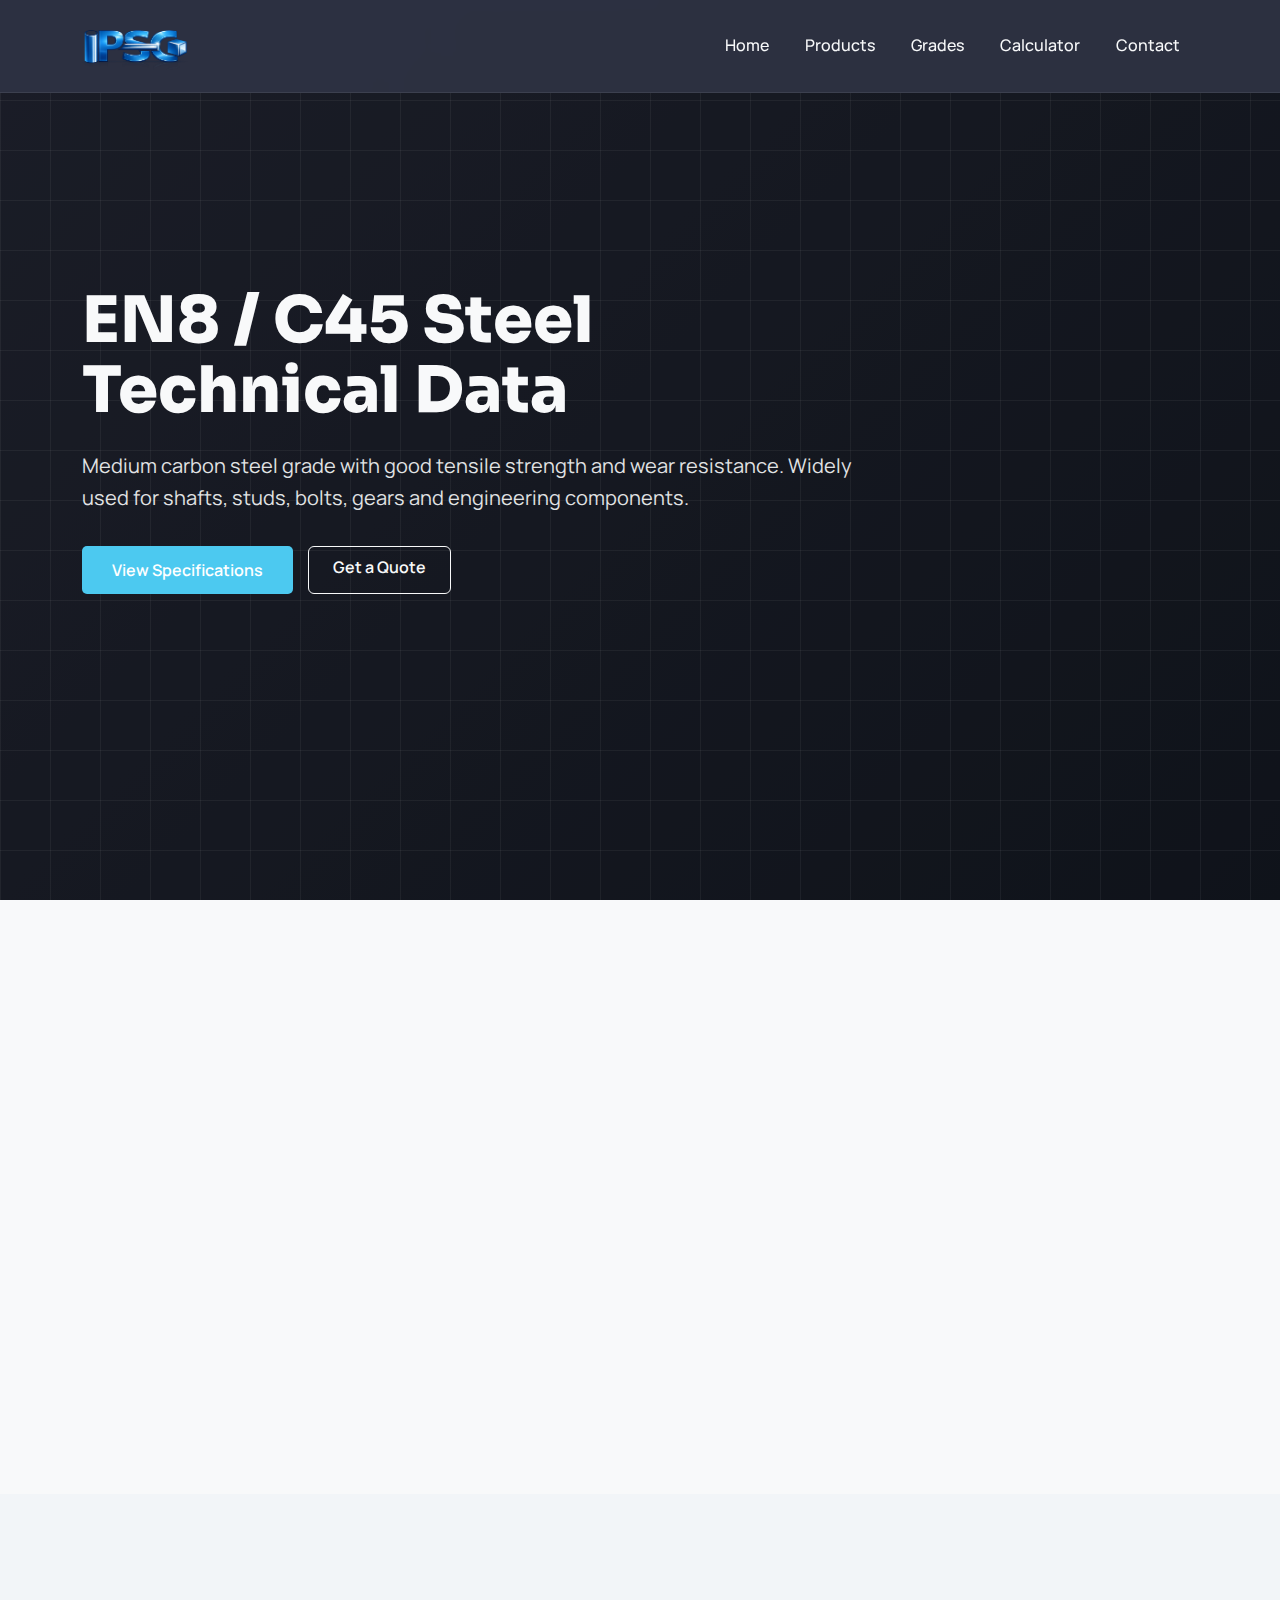
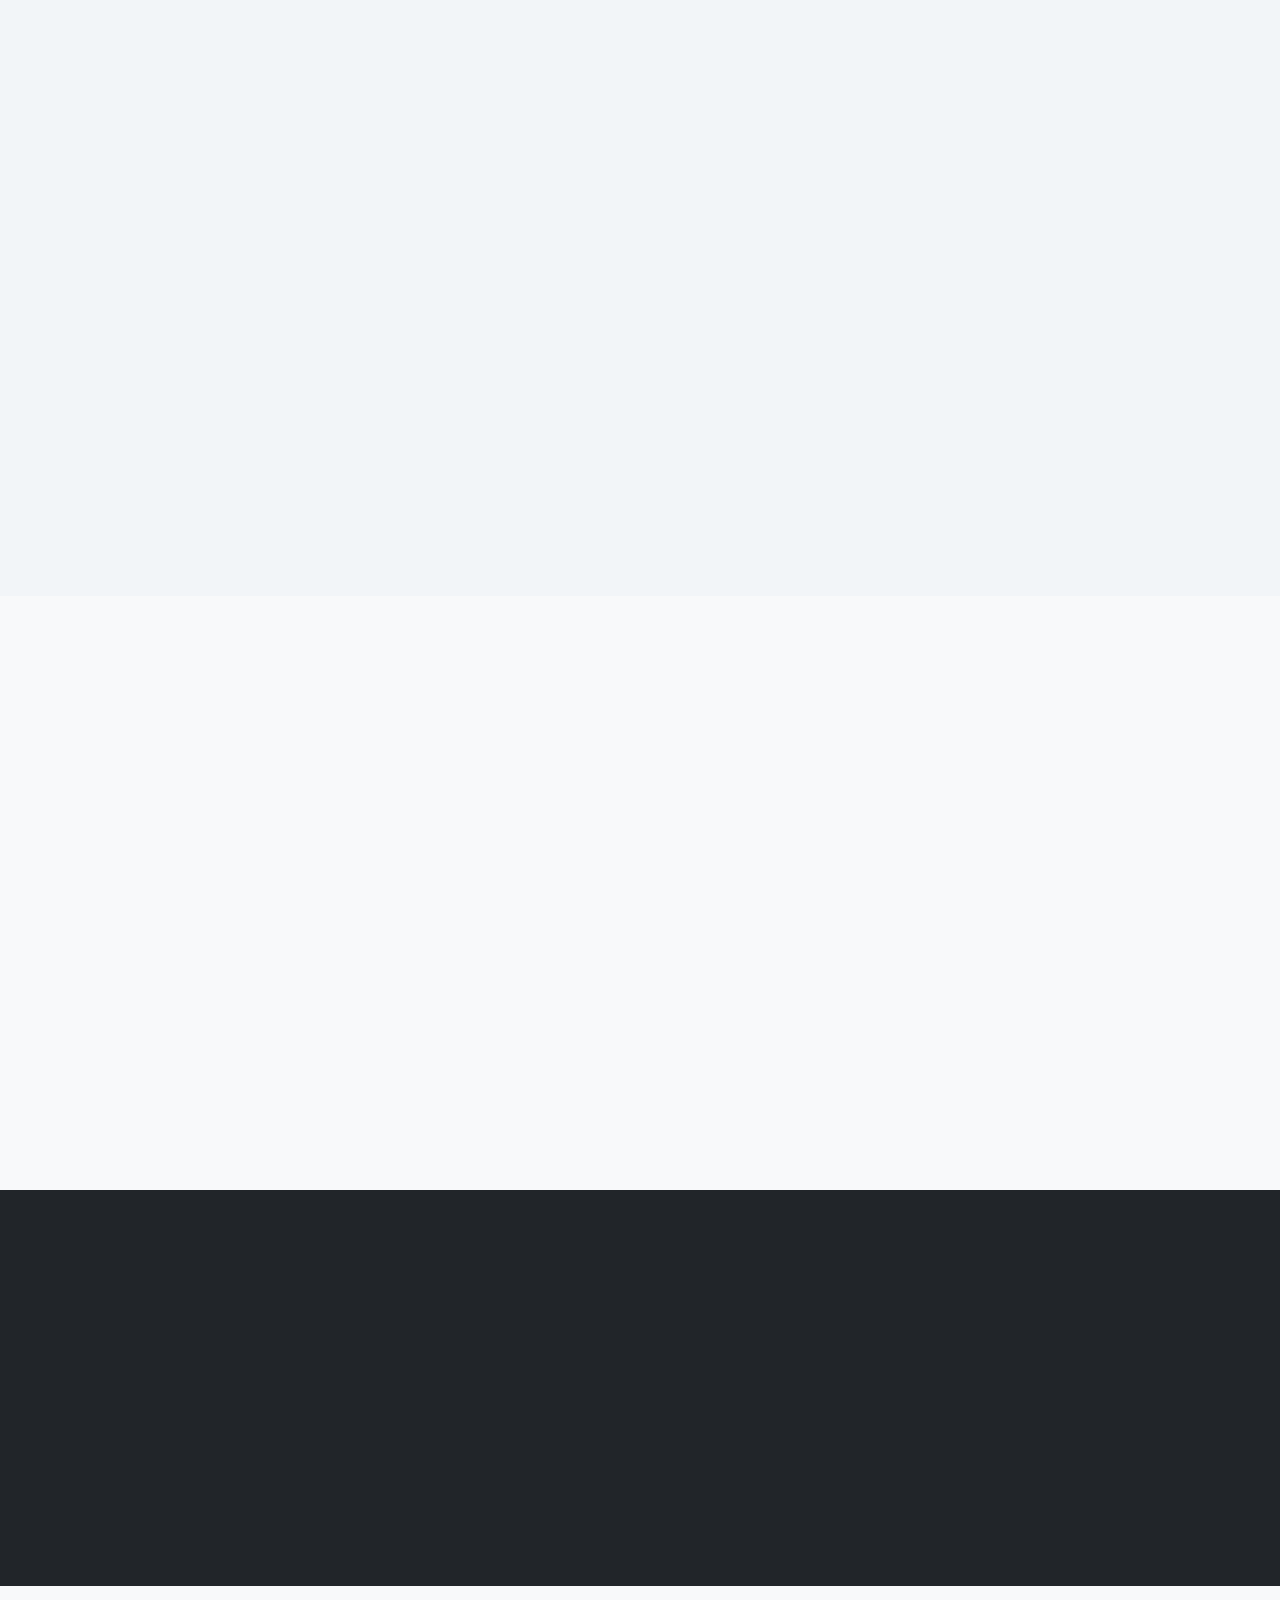
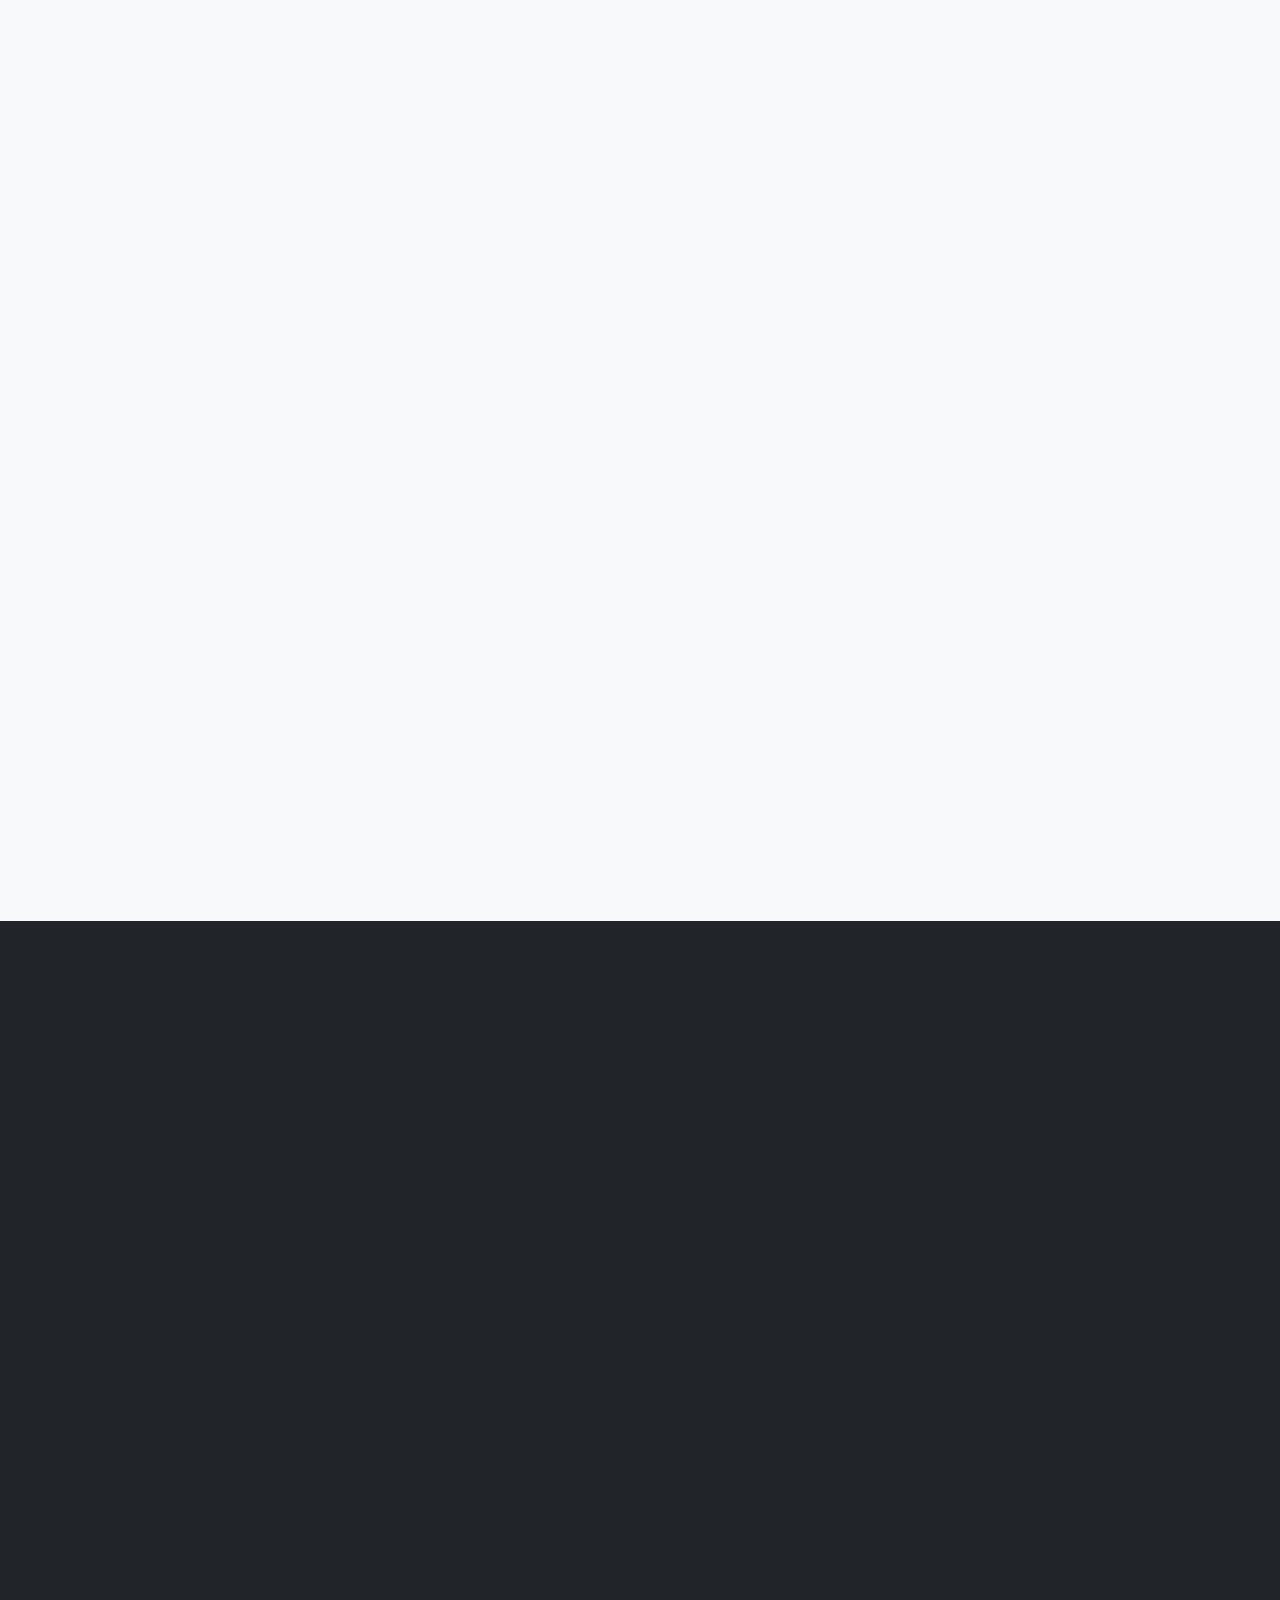
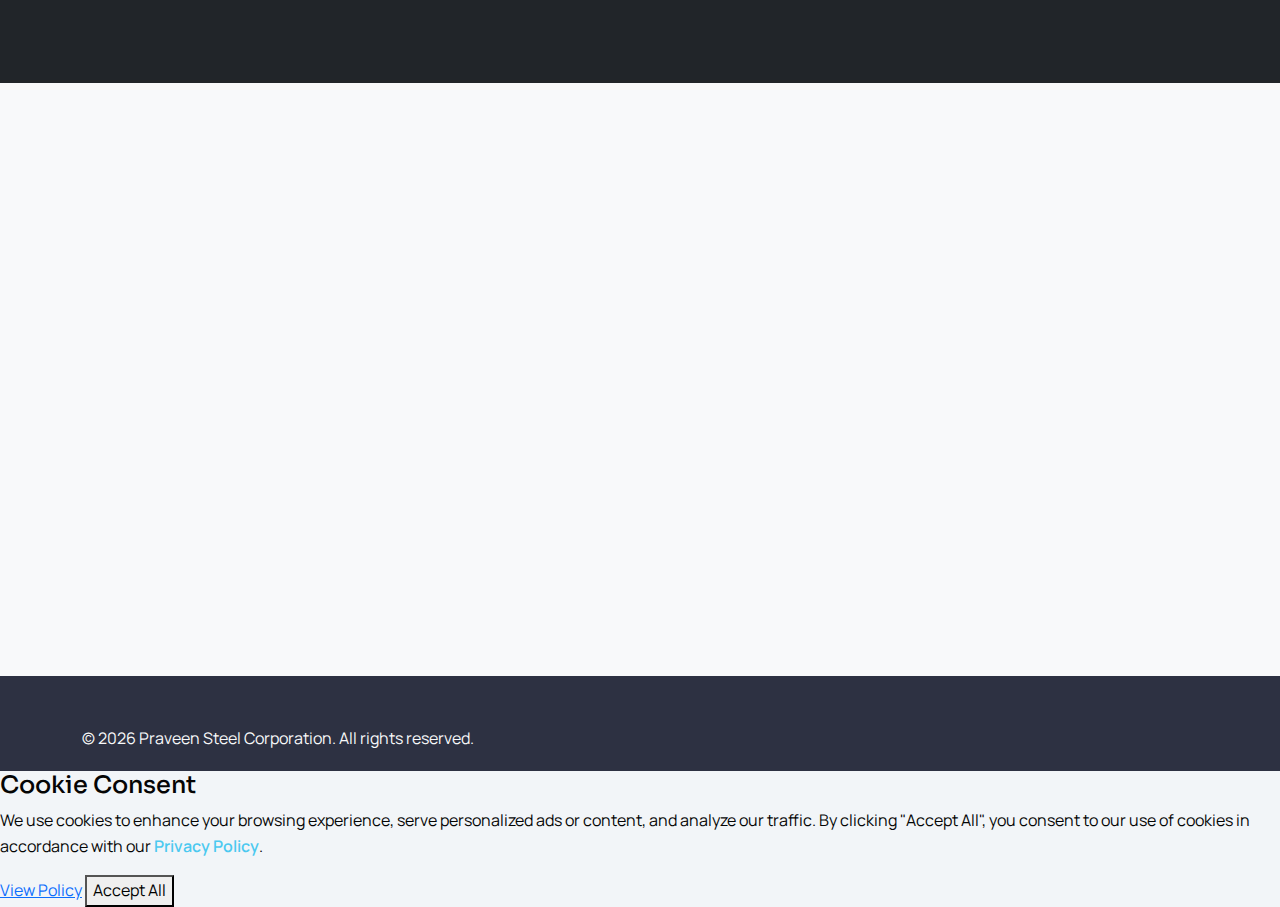
<file: technicals/en8-steel.html>
<!DOCTYPE html>
<html lang="en">

<head>
    <meta charset="UTF-8">
    <meta name="viewport" content="width=device-width, initial-scale=1.0">
    <title>EN8 / C45 Steel Specifications & Technical Data | Praveen Steel Corporation</title>
    <meta name="description"
        content="Detailed EN8 / C45 steel technical data. Chemical composition, mechanical properties, applications, and supply conditions. Leading supplier in Faridabad.">

    <!-- Open Graph -->
    <meta property="og:type" content="article">
    <meta property="og:url" content="https://praveensteel.com/technicals/en8-steel.html">
    <meta property="og:title" content="EN8 Steel (C45) Technical Guide - Specifications & Properties">
    <meta property="og:description"
        content="Comprehensive guide to EN8 steel properties and applications. Industrial data for engineers and traders.">

    <!-- Structured Data -->
    <script type="application/ld+json">
    {
      "@context": "https://schema.org",
      "@type": "TechArticle",
      "headline": "EN8 / C45 Steel Technical Data & Specifications",
      "description": "Technical data sheet for EN8 / C45 steel including chemical composition and mechanical properties.",
      "author": {
        "@type": "Organization",
        "name": "Praveen Steel Corporation"
      }
    }
    </script>

    <!-- Google AdSense Placeholder -->
    <!-- <script async src="https://pagead2.googlesyndication.com/pagead/js/adsbygoogle.js?client=ca-pub-XXXXXXXXXXXXXXXX" crossorigin="anonymous"></script> -->

    <!-- Bootstrap 5 -->
    <link href="https://cdn.jsdelivr.net/npm/bootstrap@5.3.3/dist/css/bootstrap.min.css" rel="stylesheet">
    <!-- Google Fonts -->
    <link
        href="https://fonts.googleapis.com/css2?family=Manrope:wght@400;500;600;700;800&family=Sora:wght@500;600;700;800&display=swap"
        rel="stylesheet">
    <!-- Font Awesome -->
    <link rel="stylesheet" href="https://cdnjs.cloudflare.com/ajax/libs/font-awesome/6.5.0/css/all.min.css">
    <!-- Custom CSS -->
    <link rel="stylesheet" href="../css/style.css">
</head>

<body>
    <div class="scroll-progress" id="scrollProgress"></div>
    <!-- Navbar -->
    <nav class="navbar navbar-expand-lg navbar-dark fixed-top" id="mainNavbar">
        <div class="container">
            <a class="navbar-brand" href="../index.html"><img src="../img/logo.png" alt="Praveen Steel Corporation Logo"
                    title="Praveen Steel Corporation Home" height="50"></a>
            <button class="navbar-toggler" type="button" data-bs-toggle="collapse" data-bs-target="#navbarNav">
                <span class="navbar-toggler-icon"></span>
            </button>
            <div class="collapse navbar-collapse" id="navbarNav">
                <ul class="navbar-nav ms-auto">
                    <li class="nav-item"><a class="nav-link" href="../index.html#home">Home</a></li>
                    <li class="nav-item"><a class="nav-link" href="../index.html#products">Products</a></li>
                    <li class="nav-item"><a class="nav-link" href="../index.html#grades">Grades</a></li>
                    <li class="nav-item"><a class="nav-link" href="../calculator.html">Calculator</a></li>
                    <li class="nav-item"><a class="nav-link" href="../index.html#contact">Contact</a></li>
                </ul>
            </div>
        </div>
    </nav>

    <!-- Hero Section -->
    <section id="home" class="hero">
        <div class="container">
            <div class="hero-content animate-up">
                <h1>EN8 / C45 Steel<br><span>Technical Data</span></h1>
                <p>Medium carbon steel grade with good tensile strength and wear resistance. Widely used for shafts,
                    studs, bolts, gears and engineering components.</p>
                <div class="hero-actions">
                    <a href="#specifications" class="btn btn-primary-custom">View Specifications</a>
                    <a href="#contact" class="btn btn-outline-light px-4 py-2 fw-semibold">Get a Quote</a>
                </div>
            </div>
        </div>
    </section>

    <!-- Specifications Section -->
    <section id="specifications" class="bg-light">
        <div class="container">
            <div class="section-title reveal">
                <h2>Specifications</h2>
                <p class="text-muted">EN8 steel standard specifications as per EN 10083-2</p>
            </div>
            <div class="row g-4 justify-content-center">
                <div class="col-md-4">
                    <div class="product-card reveal">
                        <div class="product-icon"><i class="fas fa-file-alt"></i></div>
                        <h4>EN Standard</h4>
                        <p>EN 10083-2</p>
                    </div>
                </div>
                <div class="col-md-4">
                    <div class="product-card reveal">
                        <div class="product-icon"><i class="fas fa-hashtag"></i></div>
                        <h4>Steel Number</h4>
                        <p>1.0707</p>
                    </div>
                </div>
                <div class="col-md-4">
                    <div class="product-card reveal">
                        <div class="product-icon"><i class="fas fa-tag"></i></div>
                        <h4>EN Grade</h4>
                        <p>C45E</p>
                    </div>
                </div>
            </div>
        </div>
    </section>

    <!-- Chemical Composition Section -->
    <section id="chemical">
        <div class="container">
            <div class="grades-container reveal">
                <div class="section-title">
                    <h2 class="text-white">Chemical Composition (%)</h2>
                </div>
                <div class="table-responsive">
                    <table class="table table-custom">
                        <thead>
                            <tr>
                                <th>Element</th>
                                <th>Content (%)</th>
                            </tr>
                        </thead>
                        <tbody>
                            <tr>
                                <td>Carbon (C)</td>
                                <td>0.42 – 0.50</td>
                            </tr>
                            <tr>
                                <td>Silicon (Si)</td>
                                <td>0.10 – 0.40</td>
                            </tr>
                            <tr>
                                <td>Manganese (Mn)</td>
                                <td>0.50 – 0.80</td>
                            </tr>
                            <tr>
                                <td>Phosphorus (P)</td>
                                <td>0.045 max</td>
                            </tr>
                            <tr>
                                <td>Sulphur (S)</td>
                                <td>0.045 max</td>
                            </tr>
                        </tbody>
                    </table>
                </div>
            </div>
        </div>
    </section>

    <!-- Mechanical Properties Section -->
    <section class="bg-light">
        <div class="container">
            <div class="section-title reveal">
                <h2>Mechanical Properties</h2>
                <p class="text-muted">Key mechanical characteristics of EN8 steel</p>
            </div>
            <div class="row g-4">
                <div class="col-md-3">
                    <div class="product-card reveal">
                        <div class="product-icon"><i class="fas fa-arrows-alt"></i></div>
                        <h4>Tensile Strength</h4>
                        <p>600 – 800 MPa</p>
                    </div>
                </div>
                <div class="col-md-3">
                    <div class="product-card reveal">
                        <div class="product-icon"><i class="fas fa-compress-arrows-alt"></i></div>
                        <h4>Yield Strength</h4>
                        <p>355 MPa (min)</p>
                    </div>
                </div>
                <div class="col-md-3">
                    <div class="product-card reveal">
                        <div class="product-icon"><i class="fas fa-ruler-horizontal"></i></div>
                        <h4>Elongation</h4>
                        <p>16 %</p>
                    </div>
                </div>
                <div class="col-md-3">
                    <div class="product-card reveal">
                        <div class="product-icon"><i class="fas fa-gem"></i></div>
                        <h4>Hardness</h4>
                        <p>197 – 241 HB</p>
                    </div>
                </div>
            </div>
        </div>
    </section>

    <!-- Physical Properties Section -->
    <section class="py-5 bg-dark text-white">
        <div class="container">
            <div class="row align-items-center reveal">
                <div class="col-lg-6">
                    <h2 class="fw-bold mb-4">Physical <span class="text-warning">Properties</span></h2>
                    <ul class="list-unstyled mt-4">
                        <li class="mb-3"><i class="fas fa-check-circle text-warning me-2"></i> <strong>Density:</strong>
                            7.85 g/cm³</li>
                        <li class="mb-3"><i class="fas fa-check-circle text-warning me-2"></i> <strong>Melting
                                Point:</strong> 1420 – 1460 °C</li>
                        <li class="mb-3"><i class="fas fa-check-circle text-warning me-2"></i> <strong>Thermal
                                Conductivity:</strong> 49.8 W/mK</li>
                    </ul>
                </div>
                <div class="col-lg-6">
                    <div
                        style="height: 300px; background: linear-gradient(45deg, #1e272e, #485460); border-radius: 20px; display: flex; align-items: center; justify-content: center;">
                        <i class="fas fa-fire fa-5x text-warning opacity-50"></i>
                    </div>
                </div>
            </div>
        </div>
    </section>

    <!-- Applications Section -->
    <section class="bg-light">
        <div class="container">
            <div class="section-title reveal">
                <h2>Applications</h2>
                <p class="text-muted">Common uses of EN8 steel across industries</p>
            </div>
            <div class="row g-4">
                <div class="col-md-4">
                    <div class="product-card reveal">
                        <div class="product-icon"><i class="fas fa-cog"></i></div>
                        <h4>Shafts</h4>
                        <p>High-strength shafts for machinery and automotive applications.</p>
                    </div>
                </div>
                <div class="col-md-4">
                    <div class="product-card reveal">
                        <div class="product-icon"><i class="fas fa-cogs"></i></div>
                        <h4>Gears</h4>
                        <p>Durable gears for transmission systems.</p>
                    </div>
                </div>
                <div class="col-md-4">
                    <div class="product-card reveal">
                        <div class="product-icon"><i class="fas fa-bolt"></i></div>
                        <h4>Bolts & Studs</h4>
                        <p>High-tensile fasteners for structural applications.</p>
                    </div>
                </div>
                <div class="col-md-4">
                    <div class="product-card reveal">
                        <div class="product-icon"><i class="fas fa-link"></i></div>
                        <h4>Connecting Rods</h4>
                        <p>Engine components requiring strength and durability.</p>
                    </div>
                </div>
                <div class="col-md-4">
                    <div class="product-card reveal">
                        <div class="product-icon"><i class="fas fa-industry"></i></div>
                        <h4>Engineering Components</h4>
                        <p>General engineering parts and components.</p>
                    </div>
                </div>
            </div>
        </div>
    </section>

    <!-- Supply Forms Section -->
    <section class="py-5 bg-dark text-white">
        <div class="container">
            <div class="section-title reveal">
                <h2 class="text-white">We Supply <span class="text-warning">EN8 Steel</span> In</h2>
            </div>
            <div class="row g-4 mt-4">
                <div class="col-md-4">
                    <div class="product-card reveal" style="background: rgba(255,255,255,0.95);">
                        <div class="product-icon"><i class="fas fa-circle"></i></div>
                        <h4 style="color: #2D3142;">Round Bar</h4>
                    </div>
                </div>
                <div class="col-md-4">
                    <div class="product-card reveal" style="background: rgba(255,255,255,0.95);">
                        <div class="product-icon"><i class="fas fa-sun"></i></div>
                        <h4 style="color: #2D3142;">Bright Bar</h4>
                    </div>
                </div>
                <div class="col-md-4">
                    <div class="product-card reveal" style="background: rgba(255,255,255,0.95);">
                        <div class="product-icon">
                            <svg width="48" height="48" viewBox="0 0 24 24" fill="currentColor">
                                <path d="M12 2l9.5 5.5v11L12 24l-9.5-5.5v-11L12 2z" />
                            </svg>
                        </div>
                        <h4 style="color: #2D3142;">Hex Bar</h4>
                    </div>
                </div>
                <div class="col-md-4">
                    <div class="product-card reveal" style="background: rgba(255,255,255,0.95);">
                        <div class="product-icon"><i class="fas fa-minus"></i></div>
                        <h4 style="color: #2D3142;">Flat Bar</h4>
                    </div>
                </div>
                <div class="col-md-4">
                    <div class="product-card reveal" style="background: rgba(255,255,255,0.95);">
                        <div class="product-icon"><i class="fas fa-hammer"></i></div>
                        <h4 style="color: #2D3142;">Forged Components</h4>
                    </div>
                </div>
            </div>
            <div class="text-center mt-5 reveal">
                <p class="lead opacity-75">Supply Condition: As Rolled, Normalized as per EN 10083-2.</p>
            </div>
        </div>
    </section>

    <!-- Contact CTA Section -->
    <section id="contact" class="bg-light">
        <div class="container">
            <div class="col">
                <div class="col-lg-5">
                    <div class="section-title text-start mb-4 reveal">
                        <h2>Enquiry for EN8 Steel</h2>
                        <p>Contact us for quotes and stock availability.</p>
                    </div>
                    <div class="info-item reveal">
                        <div class="info-icon"><i class="fas fa-location-dot"></i></div>
                        <div>
                            <h6>Our Address</h6>
                            <p class="mb-0 text-muted">1B-225 B.P. NIT Faridabad, Haryana, India - 121001</p>
                        </div>
                    </div>
                    <div class="info-item reveal">
                        <div class="info-icon"><i class="fas fa-phone"></i></div>
                        <div>
                            <h6>Phone Number</h6>
                            <p class="mb-0 text-muted">+91 9818700080</p>
                        </div>
                    </div>
                    <div class="info-item reveal">
                        <div class="info-icon"><i class="fas fa-envelope"></i></div>
                        <div>
                            <h6>Email Address</h6>
                            <p class="mb-0 text-muted">praveensteel@gmail.com</p>
                        </div>
                    </div>
                </div>
                <div class="col-lg-7">
                    <div class="quick-contact reveal">
                        <a href="tel:+919818700080" class="quick-contact-btn"><i class="fas fa-phone"></i> Call Now</a>
                        <a href="mailto:praveensteel@gmail.com" class="quick-contact-btn"><i
                                class="fas fa-envelope"></i> Email</a>
                        <a href="https://wa.me/919818700080" class="quick-contact-btn" target="_blank" rel="noopener"><i
                                class="fab fa-whatsapp"></i> WhatsApp</a>
                    </div>
                </div>
            </div>
        </div>
    </section>

    <!-- Footer -->
    <footer>
        <div class="container">
            <div class="row align-items-center">
                <div class="col-md-6">
                    <p class="mb-0">&copy; 2026 Praveen Steel Corporation. All rights reserved.</p>
                </div>
            </div>
        </div>
    </footer>

    <!-- Bootstrap Bundle -->
    <script src="https://cdn.jsdelivr.net/npm/bootstrap@5.3.3/dist/js/bootstrap.bundle.min.js"></script>
    <button id="backToTop" class="back-to-top" aria-label="Back to top">
        <i class="fas fa-arrow-up"></i>
    </button>
    <script src="../js/main.js"></script>
</body>

</html>
</file>
<file: css/style.css>
:root {
    --primary-color: #2D3142;
    --secondary-color: #BFC0C0;
    --accent-color: #4CC9F0;
    --accent-strong: #3db8db;
    --accent-soft: #ccecf7;
    --text-light: #f8f9fa;
    --text-dark: #050505;
    --bg-light: #ffffff;
    --bg-muted: #f2f5f8;
    --steel-gradient: linear-gradient(135deg, #2D3142 0%, #1a202c 100%);
    --transition: all 0.3s ease;
}

body {
    font-family: 'Manrope', sans-serif;
    color: var(--text-dark);
    line-height: 1.6;
    overflow-x: hidden;
    background-color: var(--bg-muted);
}

h1,
h2,
h3,
h4,
h5,
h6,
.navbar-brand {
    font-family: 'Sora', sans-serif;
}

/* Animations */
@keyframes fadeInUp {
    from {
        opacity: 0;
        transform: translateY(30px);
    }

    to {
        opacity: 1;
        transform: translateY(0);
    }
}

.animate-up {
    animation: fadeInUp 0.8s ease-out forwards;
}


/* Navbar */
.navbar {
    background: rgba(45, 49, 66, 0.95);
    backdrop-filter: blur(10px);
    padding: 1rem 0;
    transition: var(--transition);
    border-bottom: 1px solid rgba(255, 255, 255, 0.08);
}

.navbar.navbar-scrolled {
    padding: 0.65rem 0;
    background: rgba(45, 49, 66, 0.98);
}

.navbar-brand {
    font-weight: 800;
    font-size: 1.5rem;
    color: var(--text-light) !important;
    letter-spacing: 1px;
}

.navbar-brand span {
    color: var(--accent-color);
}

.nav-link {
    color: var(--text-light) !important;
    font-weight: 500;
    margin: 0 10px;
    position: relative;
}

.nav-link.active {
    color: #ffffff !important;
}

.nav-link::after {
    content: '';
    position: absolute;
    width: 0;
    height: 2px;
    bottom: -5px;
    left: 0;
    background-color: var(--accent-color);
    transition: var(--transition);
}

.nav-link:hover::after {
    width: 100%;
}

/* Hero Section */
.hero {
    min-height: 100vh;
    display: flex;
    align-items: center;
    background: var(--steel-gradient);
    color: var(--text-light);
    position: relative;
    overflow: hidden;
    padding-top: 80px;
}

.scroll-progress {
    position: fixed;
    top: 0;
    left: 0;
    height: 4px;
    width: 0;
    background: linear-gradient(90deg, var(--accent-color), #7dd8f5);
    z-index: 1100;
    transition: width 0.15s linear;
}

/* Industrial Grid Pattern Overlay */
.hero::after {
    content: '';
    position: absolute;
    top: 0;
    left: 0;
    width: 100%;
    height: 100%;
    background-image:
        linear-gradient(rgba(255, 255, 255, 0.05) 1px, transparent 1px),
        linear-gradient(90deg, rgba(255, 255, 255, 0.05) 1px, transparent 1px);
    background-size: 50px 50px;
    z-index: 1;
}


.hero::before {
    content: '';
    position: absolute;
    top: 0;
    left: 0;
    width: 100%;
    height: 100%;
    background: rgba(0, 0, 0, 0.4);
}

.hero-content {
    position: relative;
    z-index: 2;
    max-width: 800px;
}

.hero h1 {
    font-size: 4rem;
    font-weight: 800;
    margin-bottom: 1.5rem;
    line-height: 1.1;
}

.hero p {
    font-size: 1.25rem;
    margin-bottom: 2rem;
    opacity: 0.9;
}

.hero-metrics {
    margin-top: 2rem;
    display: flex;
    flex-wrap: wrap;
    gap: 12px;
}

.metric-chip {
    border: 1px solid rgba(255, 255, 255, 0.16);
    border-radius: 10px;
    padding: 10px 14px;
    min-width: 140px;
    background: rgba(255, 255, 255, 0.06);
}

.metric-value {
    display: block;
    font-size: 1.35rem;
    font-weight: 800;
    color: #fff;
}

.metric-label {
    font-size: 0.85rem;
    color: rgba(255, 255, 255, 0.75);
}

.hero-actions {
    display: flex;
    gap: 15px;
    flex-wrap: wrap;
}

.btn-primary-custom {
    background-color: var(--accent-color);
    border: none;
    padding: 12px 30px;
    font-weight: 600;
    color: white;
    border-radius: 5px;
    transition: var(--transition);
}

.btn-primary-custom:hover {
    background-color: var(--accent-strong);
    transform: translateY(-2px);
    box-shadow: 0 5px 15px rgba(76, 201, 240, 0.4);
}

/* Disclaimer Button - Link Style */
.btn-link-disclaimer {
    background: none;
    border: none;
    color: var(--accent-color);
    padding: 10px 0 0 0;
    font-weight: 500;
    font-size: 0.9rem;
    cursor: pointer;
    transition: var(--transition);
    text-decoration: none;
    display: inline-block;
}

.btn-link-disclaimer:hover {
    color: var(--accent-strong);
    text-decoration: underline;
}

/* Section Styling */
section {
    padding: 100px 0;
}

.section-title {
    text-align: center;
    margin-bottom: 60px;
}

.section-title h2 {
    font-weight: 700;
    font-size: 2.5rem;
    position: relative;
    display: inline-block;
    padding-bottom: 15px;
}

.section-title h2::after {
    content: '';
    position: absolute;
    width: 60px;
    height: 4px;
    background: var(--accent-color);
    bottom: 0;
    left: 50%;
    transform: translateX(-50%);
}

/* Product Cards */
.product-card {
    background: var(--bg-light);
    border-radius: 15px;
    padding: 30px;
    text-align: center;
    box-shadow: 0 12px 26px rgba(16, 24, 40, 0.08);
    transition: var(--transition);
    height: 100%;
    border: 1px solid rgba(0, 0, 0, 0.03);
    display: flex;
    flex-direction: column;
    justify-content: center;
}


.product-card:hover {
    transform: translateY(-10px);
    box-shadow: 0 20px 45px rgba(16, 24, 40, 0.15);
}

.product-icon {
    font-size: 3rem;
    color: var(--accent-color);
    margin-bottom: 20px;
}

/* Grades Table */
.grades-container {
    background: var(--primary-color);
    color: var(--text-light);
    padding: 50px;
    border-radius: 20px;
}

.inquiry-form {
    border: 1px solid rgba(27, 38, 53, 0.08);
}

.quick-contact {
    margin-top: 24px;
    display: flex;
    gap: 15px;
    flex-wrap: wrap;
}

.quick-contact-btn {
    text-decoration: none;
    color: #fff;
    border: none;
    border-radius: 12px;
    padding: 12px 24px;
    font-weight: 700;
    font-size: 1rem;
    display: inline-flex;
    align-items: center;
    gap: 10px;
    transition: all 0.4s cubic-bezier(0.175, 0.885, 0.32, 1.275);
    position: relative;
    overflow: hidden;
    box-shadow: 0 4px 15px rgba(0, 0, 0, 0.1);
}

.quick-contact-btn i {
    font-size: 1.2rem;
}

/* WhatsApp Style */
.quick-contact-btn[href*="wa.me"] {
    background: linear-gradient(135deg, #25D366 0%, #128C7E 100%);
}

.quick-contact-btn[href*="wa.me"]:hover {
    box-shadow: 0 8px 25px rgba(37, 211, 102, 0.4);
    transform: translateY(-5px) scale(1.05);
}

/* Call Style */
.quick-contact-btn[href*="tel:"] {
    background: linear-gradient(135deg, #4CC9F0 0%, #3db8db 100%);
}

.quick-contact-btn[href*="tel:"]:hover {
    box-shadow: 0 8px 25px rgba(76, 201, 240, 0.4);
    transform: translateY(-5px) scale(1.05);
}

/* Email Style */
.quick-contact-btn[href*="mailto:"] {
    background: linear-gradient(135deg, #2D3142 0%, #485460 100%);
}

.quick-contact-btn[href*="mailto:"]:hover {
    box-shadow: 0 8px 25px rgba(45, 49, 66, 0.4);
    transform: translateY(-5px) scale(1.05);
}

.quick-contact-btn::after {
    content: '';
    position: absolute;
    top: 50%;
    left: 50%;
    width: 300%;
    height: 300%;
    background: rgba(255, 255, 255, 0.1);
    transform: translate(-50%, -50%) rotate(45deg) translateY(100%);
    transition: all 0.6s ease;
}

.quick-contact-btn:hover::after {
    transform: translate(-50%, -50%) rotate(45deg) translateY(-100%);
}

.reveal {
    opacity: 0;
    transform: translateY(24px);
    transition: opacity 0.6s ease, transform 0.6s ease;
}

.reveal.revealed {
    opacity: 1;
    transform: translateY(0);
}

.back-to-top {
    position: fixed;
    right: 20px;
    bottom: 20px;
    width: 44px;
    height: 44px;
    border-radius: 50%;
    border: none;
    background: var(--accent-color);
    color: #fff;
    display: grid;
    place-items: center;
    box-shadow: 0 10px 22px rgba(76, 201, 240, 0.35);
    opacity: 0;
    pointer-events: none;
    transform: translateY(10px);
    transition: var(--transition);
    z-index: 1100;
}

.back-to-top.show {
    opacity: 1;
    pointer-events: auto;
    transform: translateY(0);
}

.table-custom {
    color: var(--text-light);
}

.table-custom th {
    border-color: rgba(255, 255, 255, 0.1);
    color: var(--accent-color);
}

.table-custom td {
    border-color: rgba(255, 255, 255, 0.05);
}

/* Contact Section */
.info-item {
    display: flex;
    align-items: center;
    margin-bottom: 20px;
}

.info-icon {
    width: 50px;
    height: 50px;
    background: rgba(76, 201, 240, 0.1);
    color: var(--accent-color);
    border-radius: 50%;
    display: flex;
    align-items: center;
    justify-content: center;
    margin-right: 15px;
    font-size: 1.2rem;
}

footer {
    background: var(--primary-color);
    color: var(--text-light);
    padding: 50px 0 20px;
}

@media (max-width: 768px) {
    .hero h1 {
        font-size: 2.5rem;
    }
}

/* Calculator Page Styles */
.calculator-page {
    background-color: var(--bg-muted);
}

.calculator-hero {
    background: var(--steel-gradient);
    color: var(--text-light);
    padding: 180px 0 80px;
    position: relative;
    overflow: hidden;
}

.calculator-hero::before {
    content: '';
    position: absolute;
    top: 0;
    left: 0;
    width: 100%;
    height: 100%;
    background-image:
        linear-gradient(rgba(255, 255, 255, 0.03) 1px, transparent 1px),
        linear-gradient(90deg, rgba(255, 255, 255, 0.03) 1px, transparent 1px);
    background-size: 30px 30px;
}

.calculator-hero-content {
    position: relative;
    z-index: 1;
    text-align: center;
}

.calculator-hero h1 {
    font-size: 3rem;
    font-weight: 800;
    margin-bottom: 1rem;
}

.calculator-hero p {
    font-size: 1.1rem;
    opacity: 0.9;
    max-width: 600px;
    margin: 0 auto;
}

.calculator-section {
    padding: 60px 0;
    min-height: calc(100vh - 300px);
}

.calculator-grid {
    display: grid;
    grid-template-columns: 1fr 1fr;
    gap: 30px;
    max-width: 1000px;
    margin: 0 auto;
}

@media (max-width: 768px) {
    .calculator-grid {
        grid-template-columns: 1fr;
    }
    .calculator-hero h1 {
        font-size: 2rem;
    }
}

.calculator-card {
    background: var(--bg-light);
    border-radius: 15px;
    padding: 40px;
    box-shadow: 0 10px 40px rgba(0, 0, 0, 0.05);
}

.calculator-card h2 {
    font-size: 1.5rem;
    font-weight: 700;
    margin-bottom: 10px;
}

.calculator-form .form-group {
    margin-bottom: 20px;
}

.calculator-form label {
    font-weight: 600;
    margin-bottom: 8px;
    display: block;
    color: var(--text-dark);
}

.calculator-form .form-control,
.calculator-form .form-select {
    padding: 12px 15px;
    border-radius: 8px;
    border: 2px solid #e9ecef;
    font-size: 1rem;
    transition: var(--transition);
}

.calculator-form .form-control:focus,
.calculator-form .form-select:focus {
    border-color: var(--accent-color);
    box-shadow: 0 0 0 3px rgba(76, 201, 240, 0.16);
}

.calculator-form .input-group .form-select {
    border-radius: 0 8px 8px 0;
}

.calculator-form .input-group .form-control {
    border-radius: 8px 0 0 8px;
}

.result-card {
    background: linear-gradient(135deg, var(--primary-color) 0%, var(--secondary-color) 100%);
    color: var(--text-light);
}

.result-card h2 {
    color: var(--text-light);
}

.result-item {
    display: flex;
    justify-content: space-between;
    align-items: center;
    padding: 15px 0;
    border-bottom: 1px solid rgba(255, 255, 255, 0.1);
}

.result-item:last-of-type {
    border-bottom: none;
}

.result-item span {
    color: rgba(255, 255, 255, 0.7);
}

.result-item strong {
    font-size: 1.25rem;
    color: var(--accent-color);
    transition: transform 0.2s ease;
}

.result-item strong.flash {
    transform: scale(1.05);
}

.result-note {
    background: rgba(255, 255, 255, 0.1);
    border-radius: 8px;
    padding: 15px;
    margin-top: 20px;
    font-size: 0.9rem;
    color: rgba(255, 255, 255, 0.8);
    display: flex;
    align-items: flex-start;
    gap: 10px;
}

.result-note i {
    color: var(--accent-color);
    margin-top: 2px;
}

.calculator-help {
    background: var(--primary-color);
    border-radius: 15px;
    padding: 40px;
    margin-top: 40px;
    display: flex;
    justify-content: space-between;
    align-items: center;
    max-width: 1000px;
    margin-left: auto;
    margin-right: auto;
}

.calculator-help h3 {
    color: var(--text-light);
    font-size: 1.5rem;
    margin-bottom: 10px;
}

.calculator-help p {
    color: rgba(255, 255, 255, 0.7);
    margin-bottom: 0;
}

.calculator-help .btn-outline-light {
    border: 2px solid rgba(255, 255, 255, 0.3);
    color: var(--text-light);
    padding: 12px 30px;
    font-weight: 600;
    border-radius: 5px;
    transition: var(--transition);
    text-decoration: none;
}

.calculator-help .btn-outline-light:hover {
    background: var(--text-light);
    color: var(--primary-color);
}

@media (max-width: 768px) {
    .calculator-help {
        flex-direction: column;
        text-align: center;
        gap: 20px;
    }

    .hero {
        min-height: 85vh;
        height: auto;
        padding-top: 120px;
        padding-bottom: 80px;
    }

    .hero-metrics {
        width: 100%;
    }

    .metric-chip {
        flex: 1 1 calc(50% - 8px);
    }

    .quick-contact {
        justify-content: center;
    }
}
</file>
